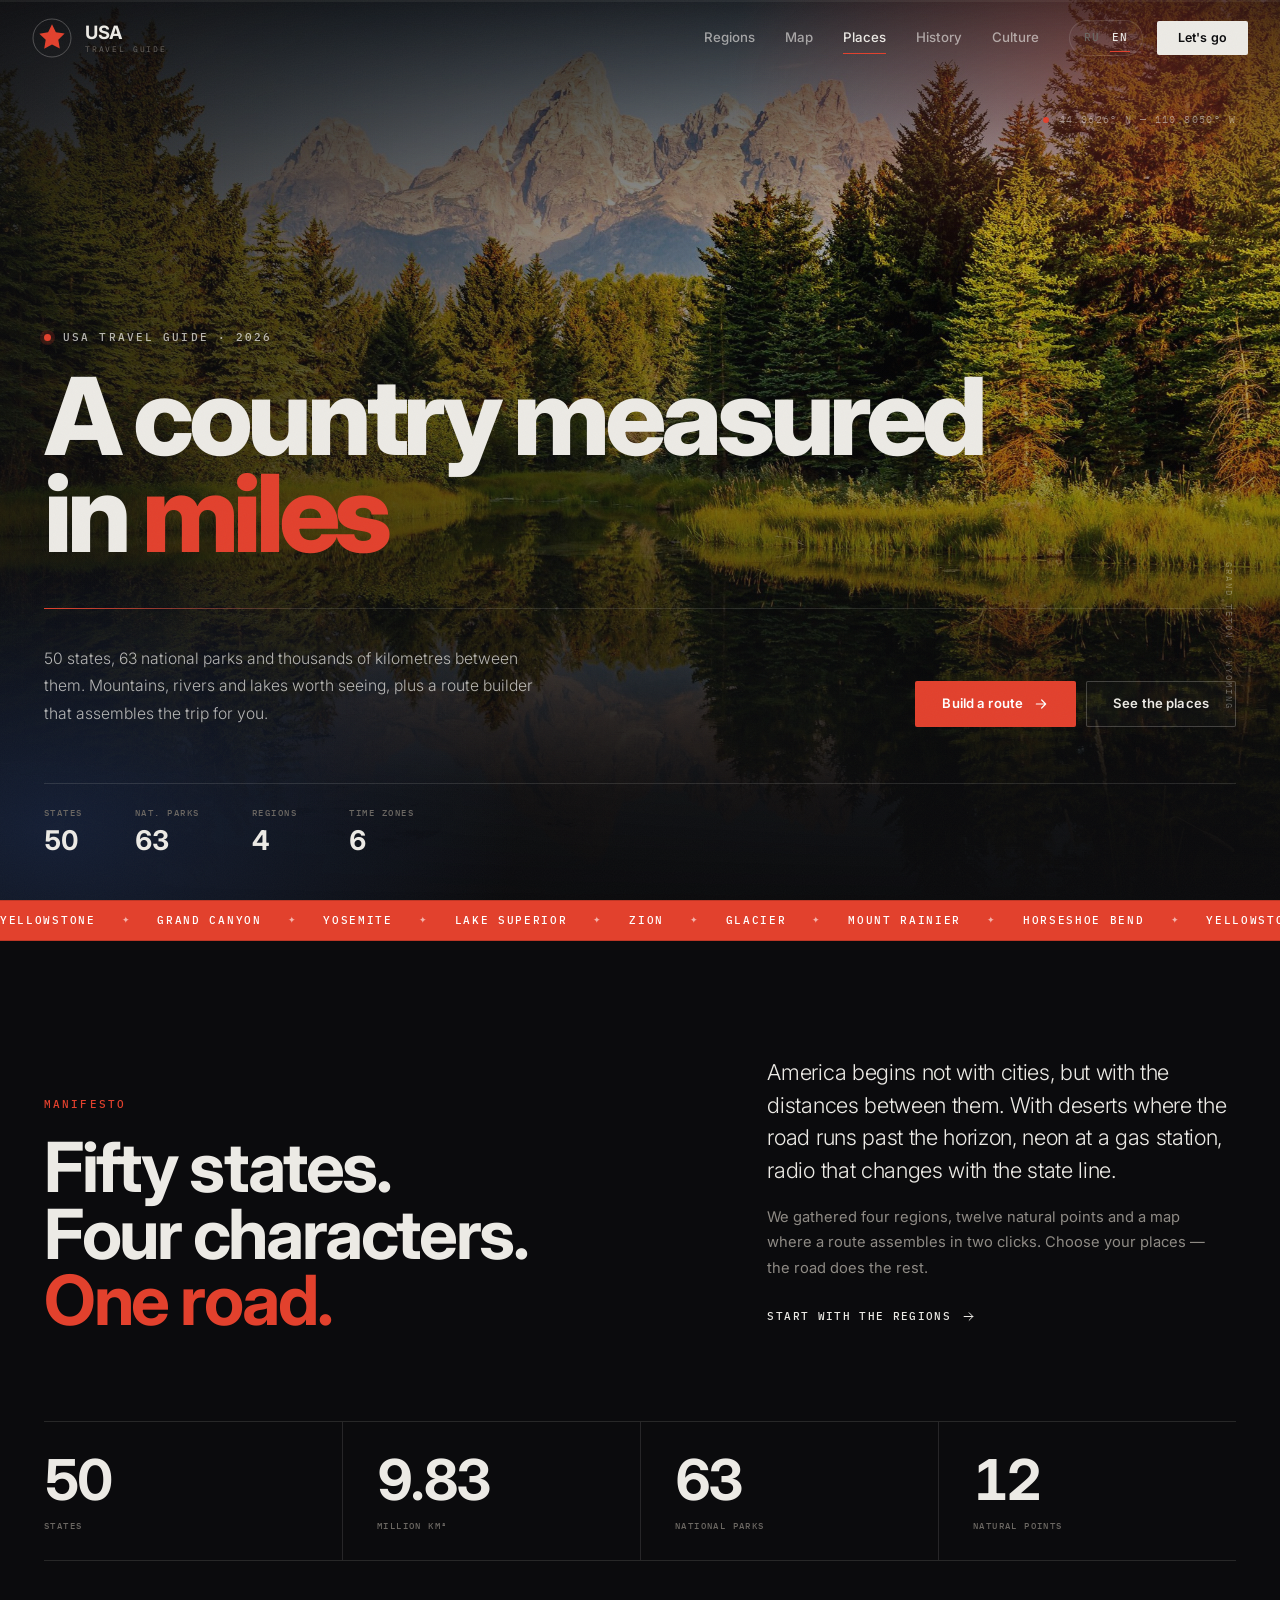
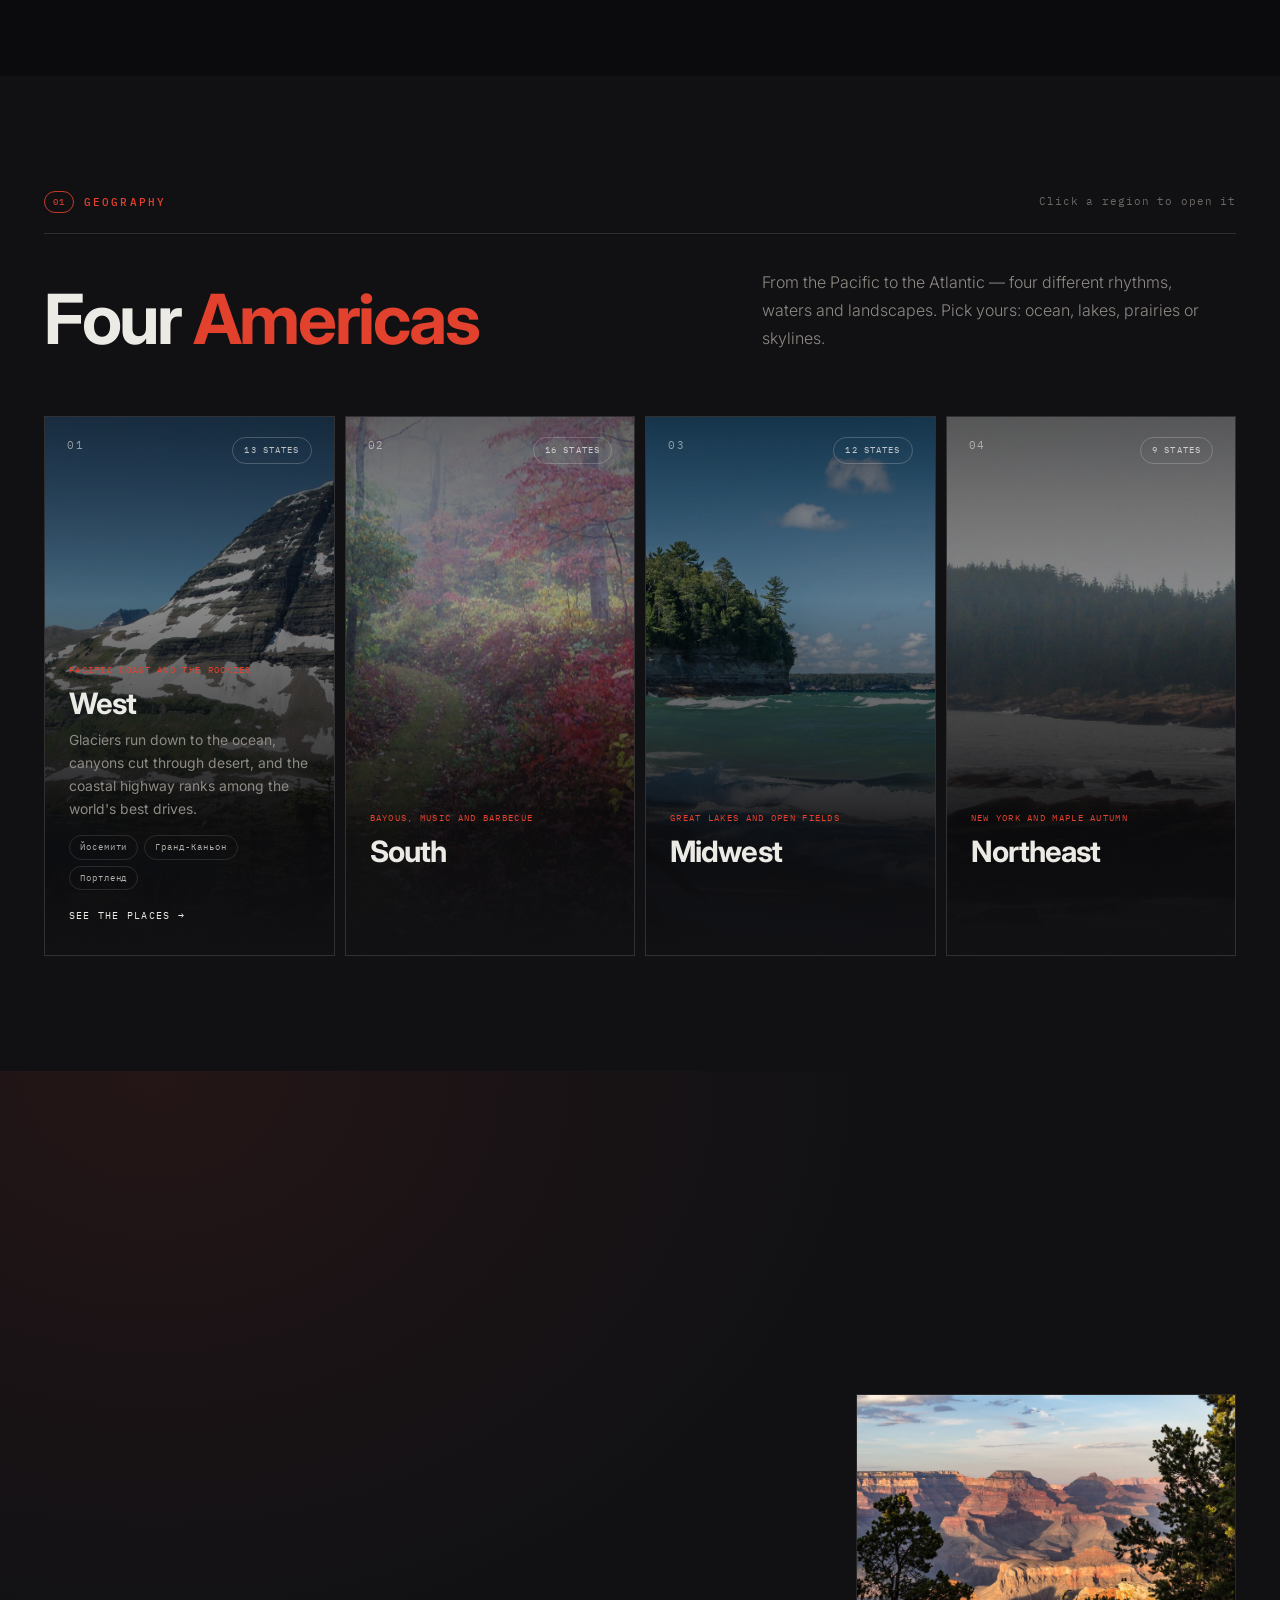
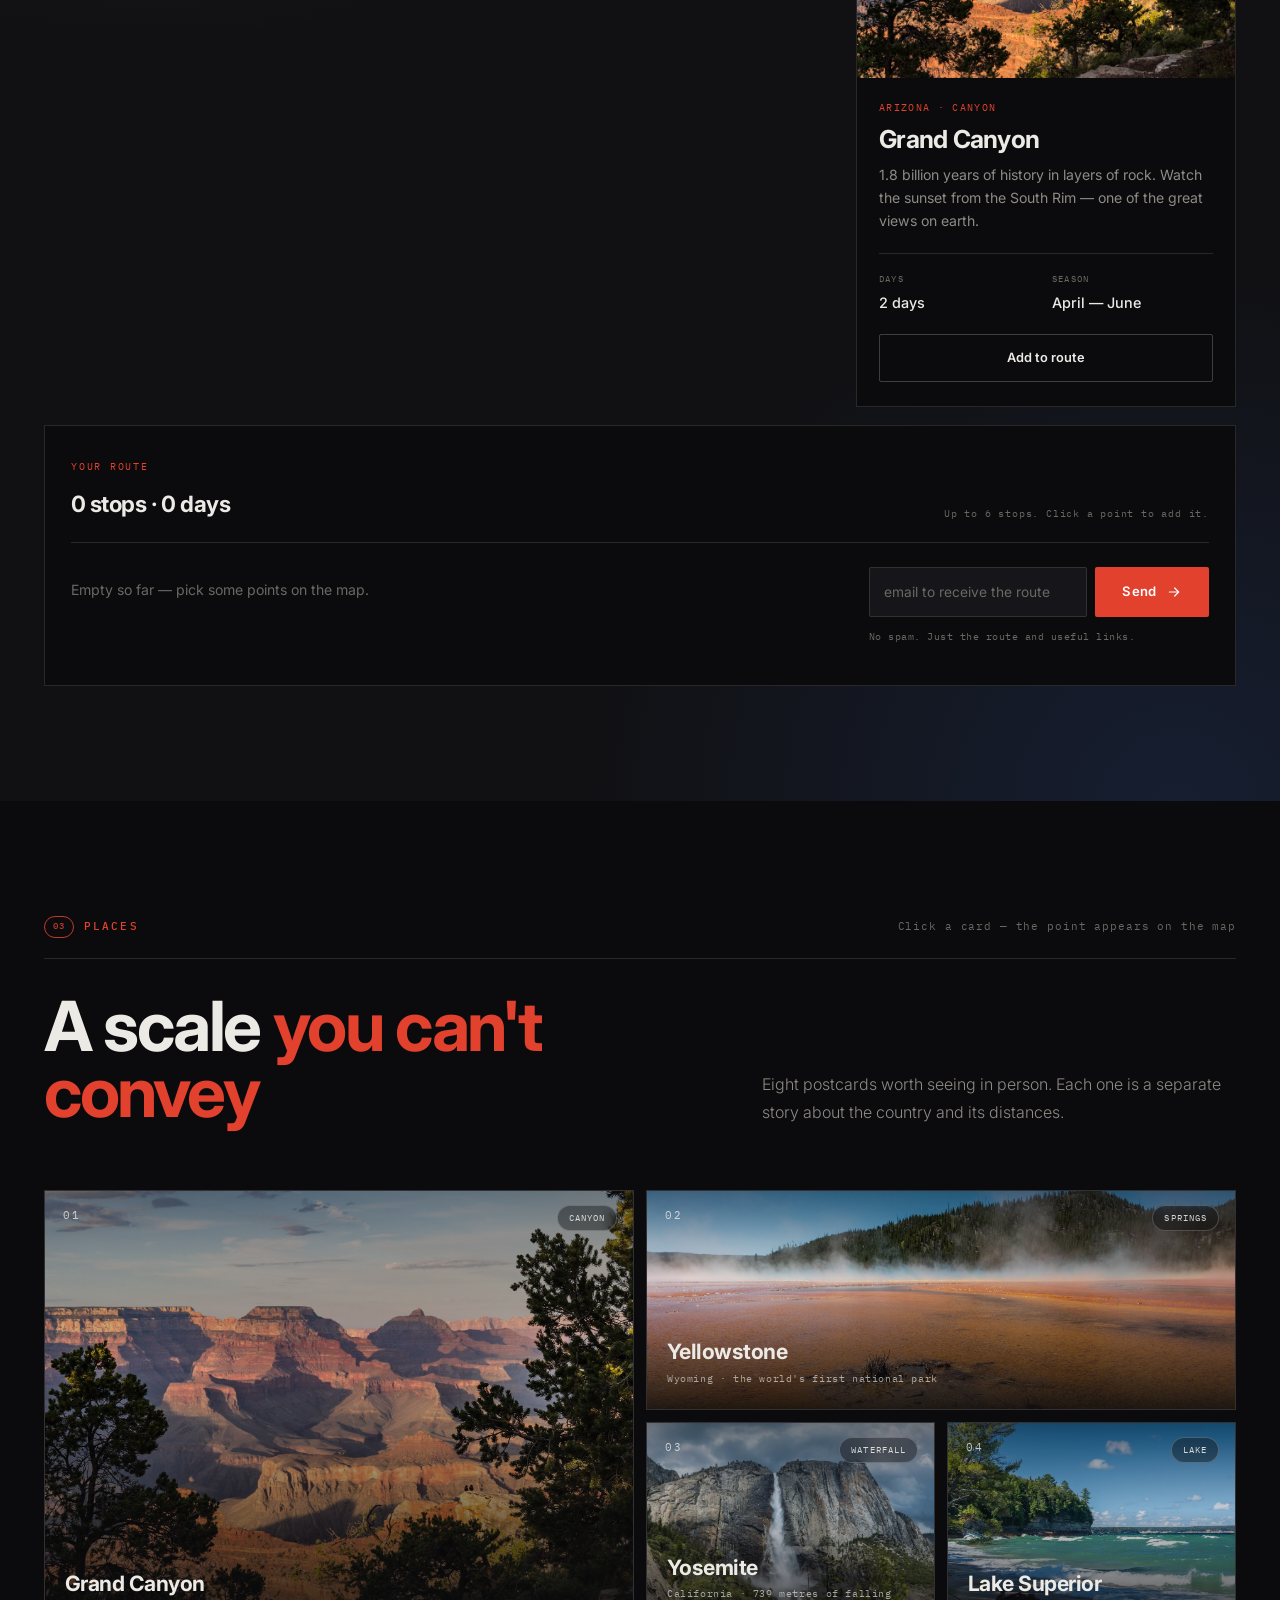
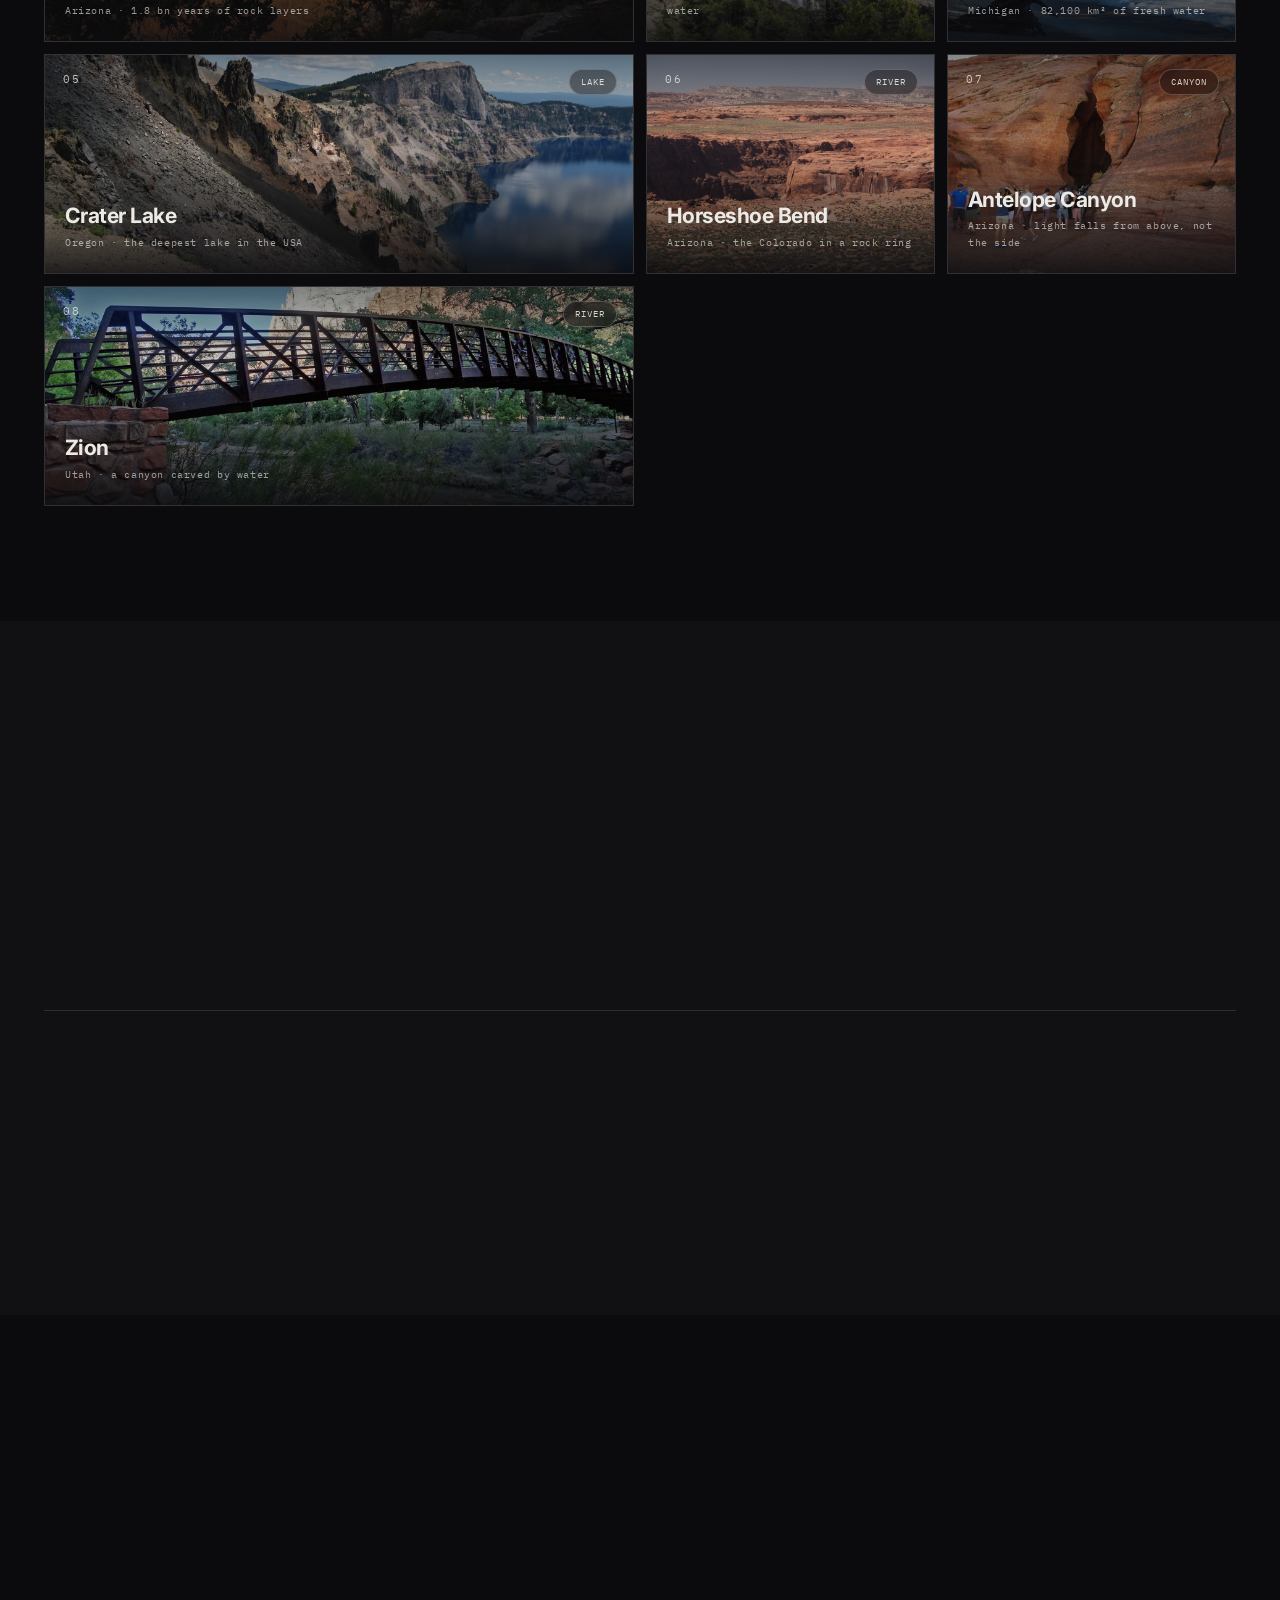
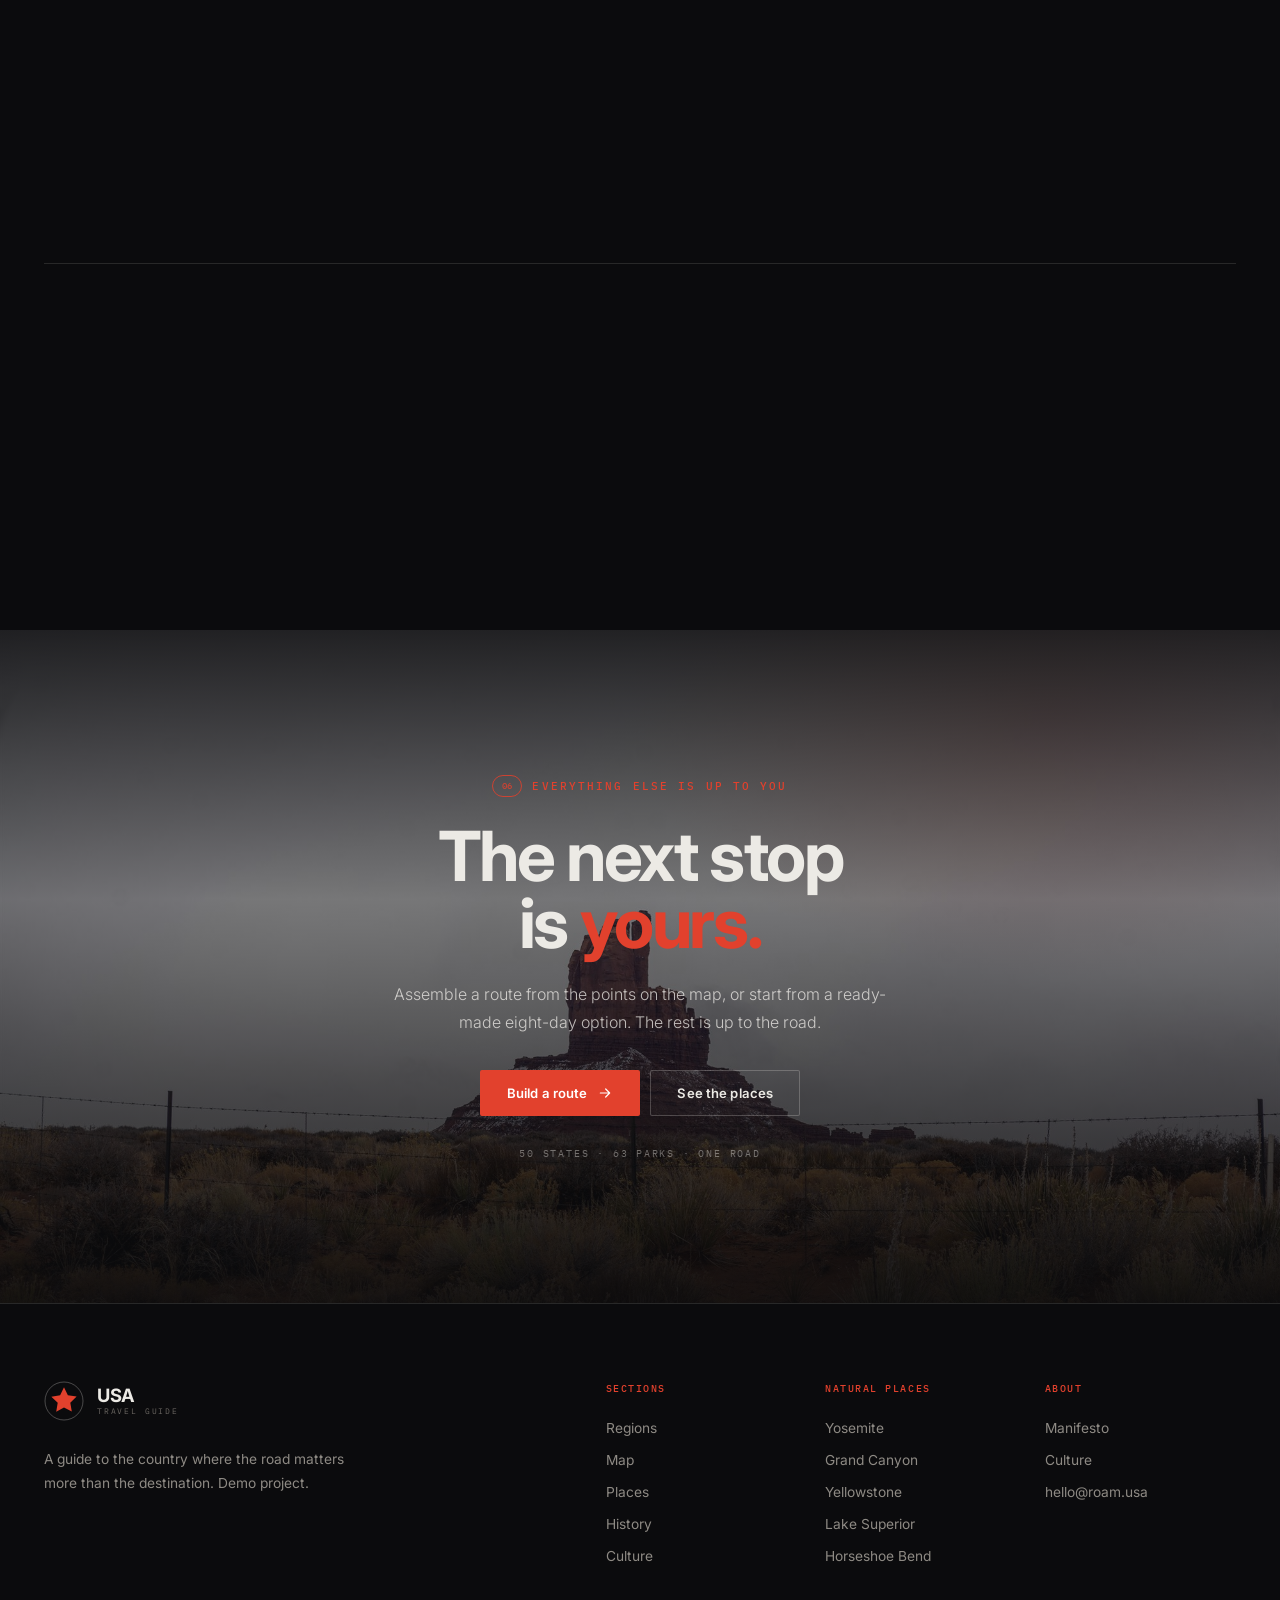
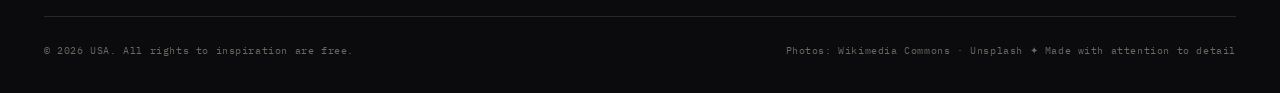
<file: USA/index.html>
<!doctype html>
<html lang="ru">
<head>
  <meta charset="utf-8">
  <meta name="viewport" content="width=device-width, initial-scale=1">
  <title>USA — путеводитель по стране дорог</title>
  <meta name="description" content="Страна, которая измеряется милями: 50 штатов, 63 национальных парка, горы, реки и озёра. Конструктор маршрута по США.">
  <meta name="theme-color" content="#0B0B0D">
  <meta property="og:title" content="USA — путеводитель по стране дорог">
  <meta property="og:description" content="50 штатов, 63 национальных парка и конструктор маршрута. Соберите своё путешествие по США.">
  <meta property="og:type" content="website">
  <link rel="icon" href="data:image/svg+xml,%3Csvg xmlns='http://www.w3.org/2000/svg' viewBox='0 0 40 40'%3E%3Ccircle cx='20' cy='20' r='19' fill='%230B0B0D'/%3E%3Cpath d='M20 6l3.9 8.1 8.9 1.3-6.4 6.3 1.5 8.9L20 26.5l-7.9 4.1 1.5-8.9-6.4-6.3 8.9-1.3z' fill='%23E2412D'/%3E%3C/svg%3E">
  <link rel="preconnect" href="https://fonts.googleapis.com">
  <link rel="preconnect" href="https://fonts.gstatic.com" crossorigin>
  <link href="https://fonts.googleapis.com/css2?family=IBM+Plex+Mono:wght@400;500&family=Inter:wght@300;400;500;600;700;800&display=swap" rel="stylesheet">
  <link rel="stylesheet" href="styles.css">
  <script>document.documentElement.classList.add("js");</script>
</head>
<body>
  <a class="skip-link" href="#main" data-i18n="a11y.skip">Перейти к содержанию</a>
  <div class="scroll-progress" aria-hidden="true"><span id="progressBar"></span></div>
  <div class="page-grid" aria-hidden="true"></div>

  <header class="nav" id="nav">
    <div class="nav__inner">
      <a class="brand" href="#top" aria-label="USA — на главную" data-i18n-aria="a11y.home">
        <span class="brand__badge" aria-hidden="true">
          <svg viewBox="0 0 40 40">
            <circle cx="20" cy="20" r="19" fill="none" stroke="currentColor" stroke-opacity=".28"/>
            <path d="M20 6.2l3.86 8.06 8.78 1.28-6.35 6.22 1.5 8.79L20 26.6l-7.79 4.05 1.5-8.79-6.35-6.22 8.78-1.28z" fill="#E2412D"/>
          </svg>
        </span>
        <span class="brand__text">
          <strong>USA</strong>
          <em data-i18n="nav.tagline">Путеводитель</em>
        </span>
      </a>

      <nav class="nav__links" id="navLinks" aria-label="Основная навигация">
        <a href="#regions" data-i18n="nav.regions">Регионы</a>
        <a href="#map" data-i18n="nav.map">Карта</a>
        <a href="#places" data-i18n="nav.places">Места</a>
        <a href="#history" data-i18n="nav.history">История</a>
        <a href="#culture" data-i18n="nav.culture">Культура</a>
      </nav>

      <div class="nav__right">
        <div class="lang" role="group" aria-label="Language / Язык">
          <button type="button" class="lang__btn is-active" data-lang="ru" aria-pressed="true">RU</button>
          <button type="button" class="lang__btn" data-lang="en" aria-pressed="false">EN</button>
        </div>
        <a class="btn btn--pill" href="#map" data-i18n="nav.cta">В путь</a>
        <button class="nav__burger" id="burger" type="button" aria-label="Меню" aria-expanded="false" aria-controls="navLinks" data-i18n-aria="a11y.menu">
          <span></span><span></span>
        </button>
      </div>
    </div>
  </header>

  <main id="main">
    <!-- ================= HERO ================= -->
    <section class="hero" id="top">
      <div class="hero__media" aria-hidden="true">
        <img src="assets/hero.jpg" alt="" fetchpriority="high">
      </div>
      <div class="hero__veil" aria-hidden="true"></div>
      <div class="hero__glow" aria-hidden="true"></div>

      <div class="container hero__inner">
        <p class="hero__eyebrow" data-reveal>
          <span class="dot" aria-hidden="true"></span>
          <span data-i18n="hero.eyebrow">Путеводитель по США · 2026</span>
        </p>

        <h1 class="hero__title" data-reveal style="--delay:.06s" data-i18n-html="hero.title">
          Страна, которая<br>измеряется <em>милями</em>
        </h1>

        <div class="hero__rule" data-reveal style="--delay:.1s" aria-hidden="true"></div>

        <div class="hero__row">
          <p class="hero__lead" data-reveal style="--delay:.14s" data-i18n="hero.lead">
            50 штатов, 63 национальных парка и тысячи километров между ними.
            Горы, реки и озёра — места, которые стоит увидеть, и конструктор
            маршрута, который соберёт поездку за вас.
          </p>
          <div class="hero__actions" data-reveal style="--delay:.18s">
            <a class="btn btn--primary" href="#map">
              <span data-i18n="hero.btn1">Собрать маршрут</span>
              <svg viewBox="0 0 24 24" aria-hidden="true"><path d="M5 12h14M13 6l6 6-6 6"/></svg>
            </a>
            <a class="btn btn--outline" href="#places" data-i18n="hero.btn2">Смотреть места</a>
          </div>
        </div>

        <dl class="hero__stats" data-reveal style="--delay:.24s">
          <div><dt data-i18n="hero.stat1">Штатов</dt><dd>50</dd></div>
          <div><dt data-i18n="hero.stat2">Нац. парков</dt><dd>63</dd></div>
          <div><dt data-i18n="hero.stat3">Регионов</dt><dd>4</dd></div>
          <div><dt data-i18n="hero.stat4">Часовых поясов</dt><dd>6</dd></div>
        </dl>
      </div>

      <span class="hero__coords" aria-hidden="true">
        <i></i><span data-i18n="hero.coords">44.0626° N — 110.8050° W</span>
      </span>
      <span class="hero__rail" aria-hidden="true" data-i18n="hero.rail">Grand Teton · Wyoming</span>
    </section>

    <!-- ================= TICKER ================= -->
    <div class="ticker" aria-hidden="true">
      <div class="ticker__track">
        <div class="ticker__group">
          <span data-i18n="t.1">Йеллоустоун</span><i>✦</i><span data-i18n="t.2">Гранд-Каньон</span><i>✦</i><span data-i18n="t.3">Йосемити</span><i>✦</i>
          <span data-i18n="t.4">Верхнее озеро</span><i>✦</i><span data-i18n="t.5">Зион</span><i>✦</i><span data-i18n="t.6">Глейсиер</span><i>✦</i>
          <span data-i18n="t.7">Маунт-Рейниер</span><i>✦</i><span data-i18n="t.8">Подкова-Бенд</span><i>✦</i>
        </div>
        <div class="ticker__group">
          <span data-i18n="t.1">Йеллоустоун</span><i>✦</i><span data-i18n="t.2">Гранд-Каньон</span><i>✦</i><span data-i18n="t.3">Йосемити</span><i>✦</i>
          <span data-i18n="t.4">Верхнее озеро</span><i>✦</i><span data-i18n="t.5">Зион</span><i>✦</i><span data-i18n="t.6">Глейсиер</span><i>✦</i>
          <span data-i18n="t.7">Маунт-Рейниер</span><i>✦</i><span data-i18n="t.8">Подкова-Бенд</span><i>✦</i>
        </div>
      </div>
    </div>

    <!-- ================= MANIFESTO ================= -->
    <section class="section manifesto" id="manifesto">
      <div class="container">
        <div class="manifesto__grid">
          <div class="manifesto__head" data-reveal>
            <span class="kicker" data-i18n="manifesto.kicker">Манифест</span>
            <h2 class="display" data-i18n-html="manifesto.title">
              Пятьдесят штатов.<br>Четыре характера.<br><em>Одна дорога.</em>
            </h2>
          </div>
          <div class="manifesto__text" data-reveal style="--delay:.08s">
            <p class="manifesto__lead" data-i18n="manifesto.lead">
              Америка начинается не с городов, а с расстояний между ними.
              С пустыни, где дорога уходит за горизонт, с неона на заправке,
              с радио, которое меняется вместе со штатом.
            </p>
            <p data-i18n="manifesto.body">
              Мы собрали четыре региона, двенадцать природных точек и карту,
              на которой маршрут собирается в два клика. Выбирайте свои места —
              остальное сделает дорога.
            </p>
            <a class="link-arrow" href="#regions">
              <span data-i18n="manifesto.cta">Начать с регионов</span>
              <svg viewBox="0 0 24 24" aria-hidden="true"><path d="M5 12h14M13 6l6 6-6 6"/></svg>
            </a>
          </div>
        </div>

        <dl class="stats" data-reveal>
          <div class="stat"><dd class="stat__num" data-count="50">0</dd><dt class="stat__label" data-i18n="stats.states">штатов</dt></div>
          <div class="stat"><dd class="stat__num" data-count="9.83" data-decimals="2">0</dd><dt class="stat__label" data-i18n="stats.area">млн км²</dt></div>
          <div class="stat"><dd class="stat__num" data-count="63">0</dd><dt class="stat__label" data-i18n="stats.parks">национальных парка</dt></div>
          <div class="stat"><dd class="stat__num" data-count="12">0</dd><dt class="stat__label" data-i18n="stats.places">природных точек</dt></div>
        </dl>
      </div>
    </section>

    <!-- ================= REGIONS ================= -->
    <section class="section regions" id="regions">
      <div class="container">
        <header class="section-head">
          <div class="section-head__top" data-reveal>
            <span class="kicker"><i>01</i> <span data-i18n="regions.kicker">География</span></span>
            <p class="section-head__note" data-i18n="regions.note">Нажмите на регион, чтобы открыть</p>
          </div>
          <div class="section-head__row" data-reveal style="--delay:.06s">
            <h2 class="display" data-i18n-html="regions.title">Четыре <em>Америки</em></h2>
            <p class="section-head__lead" data-i18n="regions.lead">
              От Тихого океана до Атлантики — четыре разных ритма, воды и пейзажа.
              Выберите свой: океан, озёра, прерии или небоскрёбы.
            </p>
          </div>
        </header>

        <div class="regions__acc" id="regionsAcc" data-reveal>
          <article class="region is-active" data-region="west">
            <div class="region__bg"><img src="assets/glacier.jpg" alt="Горное озеро в национальном парке Глейсиер, Монтана" loading="lazy"></div>
            <span class="region__shade" aria-hidden="true"></span>
            <span class="region__index" aria-hidden="true">01</span>
            <span class="region__count" data-i18n="regions.west.count">13 штатов</span>
            <div class="region__content" id="region-west">
              <span class="region__eyebrow" data-i18n="regions.west.eyebrow">Тихоокеанский берег и Скалистые горы</span>
              <h3 data-i18n="regions.west.name">Запад</h3>
              <p data-i18n="regions.west.text">Ледники спускаются к океану, каньоны прорезают пустыню, а дорога вдоль побережья входит в списки лучших в мире.</p>
              <ul class="region__tags"><li>Йосемити</li><li>Гранд-Каньон</li><li>Портленд</li></ul>
              <a class="region__link" href="#map"><span data-i18n="regions.link">Смотреть места</span> <span aria-hidden="true">→</span></a>
            </div>
            <button class="region__toggle" type="button" aria-expanded="true" aria-controls="region-west"><span class="sr-only" data-i18n="regions.west.sr">Открыть регион Запад</span></button>
          </article>

          <article class="region" data-region="south">
            <div class="region__bg"><img src="assets/smoky.jpg" alt="Осеньние леса Великих Дымчатых гор, Теннесси" loading="lazy"></div>
            <span class="region__shade" aria-hidden="true"></span>
            <span class="region__index" aria-hidden="true">02</span>
            <span class="region__count" data-i18n="regions.south.count">16 штатов</span>
            <div class="region__content" id="region-south">
              <span class="region__eyebrow" data-i18n="regions.south.eyebrow">Болота, музыка и барбекю</span>
              <h3 data-i18n="regions.south.name">Юг</h3>
              <p data-i18n="regions.south.text">Медленный ритм Нового Орлеана, ар-деко Майами и пряная кухня, которую ни с чем не спутать. Здесь вечер начинается днём.</p>
              <ul class="region__tags"><li>Новый Орлеан</li><li>Майами</li><li>Остин</li></ul>
              <a class="region__link" href="#map"><span data-i18n="regions.link">Смотреть места</span> <span aria-hidden="true">→</span></a>
            </div>
            <button class="region__toggle" type="button" aria-expanded="false" aria-controls="region-south"><span class="sr-only" data-i18n="regions.south.sr">Открыть регион Юг</span></button>
          </article>

          <article class="region" data-region="midwest">
            <div class="region__bg"><img src="assets/superior.jpg" alt="Зелёная вода и скалы на берегу Верхнего озера" loading="lazy"></div>
            <span class="region__shade" aria-hidden="true"></span>
            <span class="region__index" aria-hidden="true">03</span>
            <span class="region__count" data-i18n="regions.midwest.count">12 штатов</span>
            <div class="region__content" id="region-midwest">
              <span class="region__eyebrow" data-i18n="regions.midwest.eyebrow">Великие озёра и поля</span>
              <h3 data-i18n="regions.midwest.name">Средний Запад</h3>
              <p data-i18n="regions.midwest.text">Поля до горизонта, архитектура Чикаго и озеро, которое больше похоже на море. Самая спокойная и самая недооценённая Америка.</p>
              <ul class="region__tags"><li>Чикаго</li><li>Детройт</li><li>Миннеаполис</li></ul>
              <a class="region__link" href="#map"><span data-i18n="regions.link">Смотреть места</span> <span aria-hidden="true">→</span></a>
            </div>
            <button class="region__toggle" type="button" aria-expanded="false" aria-controls="region-midwest"><span class="sr-only" data-i18n="regions.midwest.sr">Открыть регион Средний Запад</span></button>
          </article>

          <article class="region" data-region="northeast">
            <div class="region__bg"><img src="assets/acadia.jpg" alt="Скалистый берег и хвойный лес в Акадии, Мэн" loading="lazy"></div>
            <span class="region__shade" aria-hidden="true"></span>
            <span class="region__index" aria-hidden="true">04</span>
            <span class="region__count" data-i18n="regions.northeast.count">9 штатов</span>
            <div class="region__content" id="region-northeast">
              <span class="region__eyebrow" data-i18n="regions.northeast.eyebrow">Нью-Йорк и кленовая осень</span>
              <h3 data-i18n="regions.northeast.name">Северо-Восток</h3>
              <p data-i18n="regions.northeast.text">Нью-Йорк, Бостон и осень Новой Англии. Кирпичные кварталы, университеты и океан в двух шагах — самая европейская часть страны.</p>
              <ul class="region__tags"><li>Нью-Йорк</li><li>Бостон</li><li>Филадельфия</li></ul>
              <a class="region__link" href="#map"><span data-i18n="regions.link">Смотреть места</span> <span aria-hidden="true">→</span></a>
            </div>
            <button class="region__toggle" type="button" aria-expanded="false" aria-controls="region-northeast"><span class="sr-only" data-i18n="regions.northeast.sr">Открыть регион Северо-Восток</span></button>
          </article>
        </div>
      </div>
    </section>

    <!-- ================= MAP / ROUTE BUILDER ================= -->
    <section class="section section--map" id="map">
      <div class="container">
        <header class="section-head">
          <div class="section-head__top" data-reveal>
            <span class="kicker"><i>02</i> <span data-i18n="map.kicker">Конструктор</span></span>
            <p class="section-head__note" data-i18n="map.note">Максимум 6 остановок</p>
          </div>
          <div class="section-head__row" data-reveal style="--delay:.06s">
            <h2 class="display" data-i18n-html="map.title">Соберите <em>свой</em> маршрут</h2>
            <p class="section-head__lead" data-i18n="map.lead">
              Нажмите на точку на карте — мы посчитаем дни и соберём основу поездки.
              Остановки можно менять в любом порядке.
            </p>
          </div>
        </header>

        <div class="map-layout">
          <div class="map-stage" data-reveal>
            <div class="map-stage__bar">
              <span>USA / 50 STATES</span>
              <span data-i18n="map.hint">Нажмите на точку</span>
            </div>
            <div class="map-frame">
              <div class="map-canvas" id="mapCanvas">
                <svg class="us-svg" viewBox="0 0 959 593" xmlns="http://www.w3.org/2000/svg" role="img" aria-labelledby="usMapTitle" preserveAspectRatio="xMidYMid meet">
  <g class="us-states">
    <path class="st st--south" data-state="al" d="m 643,467.4 .4,-7.3 -.9,-1.2 -1.7,-.7 -2.5,-2.8 .5,-2.9 48.8,-5.1 -.7,-2.2 -1.5,-1.5 -.5,-1.4 .6,-6.3 -2.4,-5.7 .5,-2.6 .3,-3.7 2.2,-3.8 -.2,-1.1 -1.7,-1 v -3.2 l -1.8,-1.9 -2.9,-6.1 -12.9,-45.8 -45.7,4 1.3,2 -1.3,67 4.4,33.2 .9,-.5 1.3,.1 .6,.4 .8,-.1 2,-3.8 v -2.3 l 1.1,-1.1 1.4,.5 3.4,6.4 v .9 l -3.3,2.2 3.5,-.4 4.9,-1.6 z"/>
    <path class="st st--west" data-state="ak" d="m 15.8,572 h 2.4 l .7,.7 -1,1.2 -1.9,.2 -2.5,1.3 -3.7,-.1 2.2,-.9 .3,-1.1 2.5,-.3 z m 8.3,-1.7 1.3,.5 h .9 l .5,1.2 .3,-.6 .9,.2 1.1,1.5 0,.5 -4.2,1.9 -2.4,-.1 -1,-.5 -1.1,.7 -2,0 -1.1,-1.4 4.7,-.5 z m 5.4,-.1 1,.1 .7,.7 v 1 l -1.3,.1 -.9,-1.1 z m 2.5,.3 1.3,-.1 -.1,1 -1.1,.6 z m .3,2.2 3.4,-.1 .2,1.1 -1.3,.1 -.3,-.5 -.8,.6 -.4,-.6 -.9,-.2 z m 166.3,7.6 2.1,.1 -1,1.9 -1.1,-.1 -.4,-.8 .5,-1.3 m -1.1,-2.9 .6,-1.3 -.2,-2.3 2.4,-.5 4.5,4.4 1.3,3.4 1.9,1.6 .3,5.1 -1.4,0 -1.3,-2.3 -3.1,-2.4 h -.6 l 1.1,2.8 1.7,.2 .2,2.1 -.9,.1 -4.1,-4.4 -.1,-.9 1.9,-1 0,-1 -.5,-.8 -1.6,-.6 -1.7,-1.3 1.4,.1 .5,-.4 -.6,-.9 -.6,.5 z m -3.6,-9.1 1.3,.1 2.4,2.5 -.2,.8 -.8,-.1 -.1,1.8 .5,.5 0,1.5 -.8,.3 -.4,1.2 -.8,-.4 -.4,-2.2 1.1,-1.4 -2.1,-2.2 .1,-1.2 z m 1.5,-1.5 1.9,.2 2.5,.1 3.4,3.2 -.2,.5 -1.1,.6 -1.1,-.2 -.1,-.7 -1.2,-1.6 -.3,.7 1,1.3 -.2,1.2 -.8,-.1 -1.3,.2 -.1,-1.7 -2.6,-2.8 z m -12.7,-8.9 .9,-.4 h 1.6 l .7,-.5 4.1,2.2 .1,1.5 -.5,.5 h -.8 l -1.4,-.7 1.1,1.3 1.8,0 .5,2 -.9,0 -2.2,-1.5 -1.1,-.2 .6,1.3 .1,.9 .8,-.6 1.7,1.2 1.3,-.1 -.2,.8 1.9,4.3 0,3.4 .4,2.1 -.8,.3 -1.2,-2 -.5,-1.5 -1.6,-1.6 -.2,-2.7 -.6,-1.7 h -.7 l .3,1.1 0,.5 -1.4,1 .1,-3.3 -1.6,-1.6 -1.3,-2.3 -1.2,-1.2 z m 7.2,-2.3 1.1,1.8 2.4,-.1 1,2.1 -.6,.6 2,3.2 v 1.3 l -1.2,.8 v .7 l -2,1.9 -.5,-1.4 -.1,-1.3 .6,-.7 v -1.1 l -1.5,-1.9 -.5,-3.7 -.9,-1.5 z m -56.7,-18.3 -4,4.1 v 1.6 l 2.1,-.8 .8,-1.9 2.2,-2.4 z m -31.6,16.6 0,.6 1.8,1.2 .2,-1.4 .6,.9 3.5,.1 .7,-.6 .2,-1.8 -.5,-.7 -1.4,0 0,-.8 .4,-.6 v -.4 l -1.5,-.3 -3.3,3.6 z m -8.1,6.2 1.5,5.8 h 2.1 l 2.4,-2.5 .3,1.2 6.3,-4 .7,-1 -1,-1.1 v -.7 l .5,-1.3 -.9,-.1 -2,1 0,-1.2 -2.7,-.6 -2.4,.3 -.2,3.4 -.8,-2 -1.5,-.1 -1,.6 z m -2.2,8.2 .1,-.7 2.1,-1.3 .6,.3 1.3,.2 1.3,1.2 -2.2,-.2 -.4,-.6 -1,.6 z m -5.2,3.3 -1.1,.8 1.5,1.4 .8,-.7 -.1,-1.3 z m -6.3,-7.9 1.4,.1 .4,.6 -1.8,.1 z m -13.9,11.9 v .5 l .7,.1 -.1,-.6 z m -.4,-3.2 -1,1 v .5 l .7,1.1 1,-1 -.7,-.1 z m -2,-.8 -.3,1 -1.3,.1 -.4,.2 0,1.3 -.5,.9 .6,0 .7,-.9 .8,-.1 .9,-1 .2,-1.3 z m -4.4,-2 -.2,1.8 1.4,.8 1.2,-.6 0,-1 1.7,-.3 -.1,-.6 -.9,-.2 -.7,.6 -.9,-.5 z m -4.9,-.1 1,.7 -.3,1.2 -1.4,-1.1 z m -4.2,1.3 1.4,.1 -.7,.8 z m -3.5,3 1.8,1.1 -1.7,.1 z m -25.4,-31.2 1.2,.6 -.8,.6 z m -.7,-6.3 .4,1.2 .8,-1.2 z m 24.3,-19.3 1.5,-.1 .9,.4 1.1,-.5 1.3,-.1 1.6,.8 .8,1.9 -.1,.9 -1.2,2 -2.4,-.2 -2.1,-1.8 -1,-.4 -1.1,-2 z m -21.1,-14.4 .1,1.9 2,2 v .5 l -.8,-.2 -1.7,-.8 -.3,-1.1 -.3,-1.6 z m 18.3,-23.3 v 1.2 l 1.9,1.8 h 2.3 l .6,1.1 v 1.6 l 2.1,1.9 1.8,1.2 -.1,.7 -.7,1.1 -1.4,-1.2 -2.1,.1 -.8,-.8 -.9,-2.1 -1.5,-2.2 -2.6,-.1 -1,-.7 1,-2.1 z m 16.8,-4.5 1,0 .1,1.1 h -1 z m 16.2,19.7 .9,.1 0,1.2 -1.7,-.5 z m 127.8,77.7 -1.2,.4 -.1,1.1 h 1.2 z m -157.6,-4.5 -1.3,-.4 -4.1,.6 -2.8,1.4 -.1,1.9 1.9,.7 1.5,-.9 1.7,-.1 4.7,1.4 .1,-1.3 -1.6,-1.1 z m 2.1,2.3 -.4,-1.4 1.2,.2 .1,1.4 1.8,0 .4,-2.5 .3,2.4 2.5,-.1 3.2,-3.3 .8,.1 -.7,1.3 1.4,.9 4.2,-.2 2.6,-1.2 1.4,-.1 .3,1.5 .6,-.5 .4,-1.4 5.9,.2 1.9,-1.6 -1.3,-1.1 .6,-1.2 2.6,.2 -.2,-1.2 2.5,.2 .7,-1.1 1.1,.2 4.6,-1.9 .2,-1.7 5.6,-2.4 2,-1.9 1.2,-.6 1.3,.8 2.3,-.9 1.1,-1.9 .5,-1.3 1.7,-.9 1.5,-.7 .4,-1.4 -1.1,-1.7 -2.2,-.2 -.2,-1.3 .8,-1.6 1.4,-.2 1.3,-1.5 1.9,-.1 3.4,-3.2 .4,-1.4 1.5,-2.3 3.8,-4.1 2.5,-.9 1.9,-.9 2.1,.8 1.4,2.6 -1.5,0 -1.4,-1.5 -3,2 -1.7,.1 -.2,3.1 -3.1,4.9 .6,2 2.3,0 -.6,1 -1.4,.1 -2.4,1.8 0,.9 1.9,1 3.4,-.6 1.4,-1.7 1.4,.1 3,-1.7 .5,-2.3 1.6,-.1 6.3,.8 1,-1.1 1,-4.5 -1.6,1.1 .6,-2.2 -1.6,-1.4 .8,-1.5 .1,1.5 3.4,0 .7,-1 1.6,-.1 -.3,1.7 1.9,.1 -1.9,1.3 4.1,1.1 -3.5,.4 -1.3,1.2 .9,1.4 4.6,-1.7 2.3,1.7 .7,-.9 .6,1.4 4,2.3 h 2.9 l 3.9,-.5 4.3,1.1 2,1.9 4.5,.4 1.8,-1.5 .8,2.4 -1.8,.7 1.2,1.2 7.4,3.8 1.4,2.5 5.4,4.1 3.3,-2 -.6,-2.2 -3.5,-2 3.1,1.2 .5,-.7 .9,1.3 0,2.7 2.1,-.6 2.1,1.8 -2.5,-9.8 1.2,1.3 1.4,6 2.2,2.5 2.4,-.4 1.8,3.5 h .9 l .6,5.6 3.4,.5 1.6,2.2 1.8,1.1 .4,2.8 -1.8,2.6 2.9,1.6 1.2,-2.4 -.2,3.1 -.8,.9 1.4,1.7 .7,-2.4 -.2,-1.2 .8,.2 .6,2.3 -1,1.4 .6,2.6 .5,.4 .3,-1.6 .7,.6 -.3,2 1.2,.2 -.4,.9 1.7,-.1 0,-1 h -1 l .1,-1.7 -.8,-.6 1.7,-.3 .5,-.8 0,-1.6 .5,1.3 -.6,1.8 1.2,3.9 1.8,.1 2.2,-4.2 .1,-1.9 -1.3,-4 -.1,-1.2 .5,-1.2 -.7,-.7 -1.7,.1 -2.5,-2 -1.7,0 -2,-1.4 -1.5,0 -.5,-1.6 -1.4,-.3 -.2,-1.5 -1,-.5 .1,-1.7 -5.1,-7.4 -1.8,-1.5 v -1.2 l -4.3,-3.5 -.7,-1.1 -1.6,-2 -1.9,-.6 0,-2.2 -1.2,-1.3 -1.7,-.7 -2.1,1.3 -1.6,2.1 -.4,2.4 -1.5,.1 -2.5,2.7 -.8,-.3 v -2.5 l -2.4,-2.2 -2.3,-2 -.5,-2 -2.5,-1.3 .2,-2.2 -2.8,-.1 -.7,1.1 -1.2,0 -.7,-.7 -1.2,.8 -1.8,-1.2 0,-85.8 -6.9,-4.1 -1.8,-.5 -2.2,1.1 -2.2,.1 -2.3,-1.6 -4.3,-.6 -5.8,-3.6 -5.7,-.4 -2,.5 -.2,-1.8 -1.8,-.7 1.1,-1 -.2,-.9 -3.2,-1.1 h -2.4 l -.4,.4 -.9,-.6 .1,-2.6 -.8,-.9 -2.5,2.9 -.8,-.1 v -.8 l 1.7,-.8 v -.8 l -1.9,-2.4 -1.1,-.1 -4.5,3.1 h -3.9 l .4,-.9 -1.8,-.1 -5.2,3.4 -1.8,0 -.6,-.8 -2.7,1.5 -3.6,3.7 -2.8,2.7 -1.5,1.2  -2.6,.1 -2.2,-.4 -2.3,-1.3 v 0 l -2.8,3.9 -.1,2.4 2.6,2.4 2.1,4.5 .2,5.3 2.9,2 3.4,.4 .7,.8 -1.5,2.3 .7,2.7 -1.7,-2.6 v -2.4 l -1.5,-.3 .1,1.2 .7,2.1 2.9,3.7 h -1.4 l -2.2,1.1 -6.2,-2.5 -.1,-2 1.4,-1.3 0,-1.4 -2.1,-.5 -2.3,.2 -4.8,.2 1.5,2.3 -1.9,-1.8 -8.4,1.2 -.8,1.5 4.9,4.7 -.8,1.4 -.3,2 -.7,.8 -.1,1.9 4.4,3.6 4.1,.2 4.6,1.9 h 2 l .8,-.6 3.8,.1 .1,-.8 1.2,1.1 .1,2 -2.5,-.1 .1,3.3 .5,3.2 -2.9,2.7 -1.9,-.1 -2,-.8 -1,.1 -3.1,2.1 -1.7,.2 -1.4,-2.8 -3.1,0 -2.2,2 -.5,1.8 -3.3,1.8 -5.3,4.3 -.3,3.1 .7,2.2 1,1.2 1,-.4 .9,1 -.8,.6 -1.5,.9 1.1,1.5 -2.6,1.1 .8,2.2 1.7,2.3 .8,4.1 4,1.5 2.6,-.8 1.7,-1.1 .5,2.1 .3,4.4 -1.9,1.4 0,4.4 -.6,.9 h -1.7 l 1.7,1.2 2.1,-.1 .4,-1 4.6,-.6 2,2.6 1.3,-.7 1.3,5.1 1,.5 1,-.7 .1,-2.4 .9,-1 .7,1.1 .2,1.6 1.6,.4 4.7,-1.2 .2,1.2 -2,1.1 -1.6,1.7 -2.8,7 -4.3,2 -1.4,1.5 -.3,1.4 -1,-.6 -9.3,3.3 -1.8,4.1 -1.3,-.4 .5,-1.1 -1.5,-1.4 -3.5,-.2 -5.3,3.2 -2.2,1.3 -2.3,0 -.5,2.4 z"/>
    <path class="st st--west" data-state="az" d="m 139.6,387.6 3,-2.2 .8,-2.4 -1,-1.6 -1.8,-.2 -1.1,-1.6 1.1,-6.9 1.6,-.3 2.4,-3.2 1.6,-7 2.4,-3.6 4.8,-1.7 1.3,-1.3 -.4,-1.9 -2.3,-2.5 -1.2,-5.8 -1.4,-1.8 -1.3,-3.4 .9,-2.1 1.4,-3 .5,-2.9 -.5,-4.9 1,-13.6 3.5,-.6 3.7,1.4 1.2,2.7 h 2 l 2.4,-2.9 3.4,-17.5 46.2,8.2 40,6 -17.4,124.1 -37.3,-5.4 -64.2,-37.5 .5,-2.9 2,-1.8 z"/>
    <path class="st st--south" data-state="ar" d="m 584.2,367 .9,-2.2 1.2,.5 .7,-1 -.8,-.7 .3,-1.5 -1.1,-.9 .6,-1 -.1,-1.5 -1.1,-.1 .8,-.8 1.3,.8 .3,-1.4 -.4,-1.1 .1,-.7 2,.6 -.4,-1.5 1.6,-1.3 -.5,-.9 -1.1,.1 -.6,-.9 .9,-.9 1.6,-.2 .5,-.8 1.4,-.2 -.1,-.8 -.9,-.9 v -.5 h 1.5 l .4,-.7 -1.4,-1 -.1,-.6 -11.2,.8 2.8,-5.1 1.7,-1.5 v -2.2 l -1.6,-2.5 -39.8,2 -39.1,.7 4.1,24.4 -.7,39 2.6,2.3 2.8,-1.3 3.2,.8 .2,11.9 52.3,-1.3 1.2,-1.5 .5,-3 -1.5,-2.3 -.5,-2.2 .9,-.7 v -.8 l -1.7,-1.1 -.1,-.7 1.6,-.9 -1.2,-1.1 1.7,-7.1 3.4,-1.6 v -.8 l -1.1,-1.4 2.9,-5.4 h 1.9 l 1.5,-1.2 -.3,-5.2 3.1,-4.5 1.8,-.6 -.5,-3.1 z"/>
    <path class="st st--west" data-state="ca" d="m 69.4,365.6 3.4,5.2 -1.4,.1 -1.8,-1.9 z m 1.9,-9.8 1.8,4.1 2.6,1 .7,-.6 -1.3,-2.5 -2.6,-2.4 z m -19.9,-19 v 2.4 l 2,1.2 4.4,-.2 1,-1 -3.1,-.2 z m -5.9,.1 3.3,.5 1.4,2.2 h -3.8 z m 47.9,45.5 -1,-3 .2,-3 -.4,-7.9 -1.8,-4.8 -1.2,-1.4 -.6,-1.5 -7,-8.6 -3.6,.1 -2,-1.9 1.1,-1.8 -.7,-3.7 -2.2,-1.2 -3.9,-.6 -2.8,-1.3 -1.5,-1.9 -4.5,-6.6 -2.7,-2.2 -3.7,-.5 -3.1,-2.3 -4.7,-1.5 -2.8,-.3 -2.5,-2.5 .2,-2.8 .8,-4.8 1.8,-5.1 -1.4,-1.6 -4,-9.4 -2.7,-3.7 -.4,-3 -1.6,-2.3 .2,-2.5 -2,-5 -2.9,-2.7 .6,-7.1 2.4,-.8 1.8,-3.1 -.4,-3.2 -1,-.9 h -2.5 l -2.5,-3.3 -1.5,-3.5 v -7.5 l 1.2,-4.2 .2,-2.1 2.5,.2 -.1,1.6 -.8,.7 v 2.5 l 3.7,3.2 v -4.7 l -1.4,-3.4 .5,-1.1 -1,-1.7 2.8,-1.5 -1.9,-3 -1.4,.5 -1.5,3.8 .5,1.3 -.8,1 -.9,-.1 -5.4,-6.1 .7,-5.6 -1.1,-3.9 -6.5,-12.8 .8,-10.7 2.3,-3.6 .2,-6.4 -5.5,-11.1 .3,-5.2 6.9,-7.5 1.7,-2.4 -.1,-1.4 4,-9.2 .1,-8.4 .9,-2.5 66.1,18.6 -16.4,63.1 1.1,3.5 70.4,105 -.9,2.1 1.3,3.4 1.4,1.8 1.2,5.8 2.3,2.5 .4,1.9 -1.3,1.3 -4.8,1.7 -2.4,3.6 -1.6,7 -2.4,3.2 -1.6,.3 -1.1,6.9 1.1,1.6 1.8,.2 1,1.6 -.8,2.4 -3,2.2 -2.2,-.1 z"/>
    <path class="st st--west" data-state="co" d="m 374.6,323.3 -16.5,-1 -51.7,-4.8 -52.6,-6.5 11.5,-88.3 44.9,5.7 37.5,3.4 33.1,2.4 -1.4,22.1 z"/>
    <path class="st st--northeast" data-state="ct" d="m 873.5,178.9 .4,-1.1 -3.2,-12.3 -.1,-.3 -14.9,3.4 v .7 l -.9,.3 -.5,-.7 -10.5,2.4 2.8,16.3 1.8,1.5 -3.5,3.4 1.7,2.2 5.4,-4.5 1.7,-1.3 h .8 l 2.4,-3.1 1.4,.1 2.9,-1.1 h 2.1 l 5.3,-2.7 2.8,-.9 1,-1 1.5,.5 z"/>
    <path class="st st--south" data-state="de" d="m 822.2,226.6 -1.6,.3 -1.5,1.1 -1.2,2.1 7.6,27.1 10.9,-2.3 -2.2,-7.6 -1.1,.5 -3.3,-2.6 -.5,-1.7 -1.8,-1 -.2,-3.7 -2.1,-2.2 -1.1,-.8 -1.2,-1.1 -.4,-3.2 .3,-2.1 1,-2.2 z"/>
    <path class="st st--south" data-state="fl" d="m 751.7,445.1 -4,-.7 -1.7,-.9 -2.2,1.4 v 2.5 l 1.4,2.1 -.5,4.3 -2.1,.6 -1,-1.1 -.6,-3.2 -50.1,3.3 -3.3,-6 -48.8,5.1 -.5,2.9 2.5,2.8 1.7,.7 .9,1.2 -.4,7.3 -1.1,.6 .5,.4 1,-.3 .7,-.8 10.5,-2.7 9.2,-.5 8.1,1.9 8.5,5 2.4,.8 2.2,2 -.1,2.7 h 2.4 l 1.9,-1 2.5,.1 2,-.8 2.9,-2 3.1,-2.9 1.1,-.4 .6,.5 h 1.4 l .5,-.8 -.5,-1.2 -.6,-.6 .2,-.8 2,-1.1 5,-.4 .8,1 1,.1 2.3,1 3,1.8 1.2,1.7 1.1,1.2 2.8,1.4 v 2.4 l 2.8,1.9 1,.1 1.6,1.4 .7,1.6 1,.2 .8,2.1 .7,.6 1,-1.1 2.9,.1 .5,1.4 1.1,.9 v 1.3 l 2.9,2.2 .2,9.6 -1.8,5.8 1,1.2 -.2,3.4 -.8,1.4 .7,1.2 2.3,2.3 .3,1.5 .8,1 -.4,-1.9 1.3,-.6 .8,-3.6 -3,-1.2 .1,-.6 2.6,-.4 .9,2.6 1.1,.6 .1,-2 1.1,.3 .6,.8 -.1,.7 -2.9,4.2 -.2,1.1 -1.7,1.9 v 1.1 l 3.7,3.8 5.3,7.9 1.8,2.1 v 1.8 l 2.8,4.6 2.3,.6 .7,-1.2 -2.1,.3 -3,-4.5 .2,-1.4 1.5,-.8 v -1.5 l -.6,-1.3 .9,-.9 .4,.9 .7,.5 v 4 l -1.2,-.6 -.8,.9 1.4,1.6 1,2.6 1.2,-.6 2.3,1.2 2.1,2.2 1.6,5.1 3.1,4.8 .8,-1.3 2.8,-.5 3.2,1.3 .3,1.7 3.3,3.8 .1,1.1 2.2,2.7 -.7,.5 v 2.7 l 2.7,1.4 h 1.5 l 2.7,-1.8 1.5,.3 1.1,.4 2.3,-1.7 .2,-.7 1.2,.3 2.4,-1.7 1.3,-2.3 -.7,-3.2 -.2,-1.3 1.1,-4 .6,-.2 .6,1.6 .8,-1.8 -.8,-7.2 -.4,-10.5 -1,-6.8 -.7,-1.7 -6.6,-11.1 -5.2,-9.1 -2.2,-3.3 -1.3,-3.6 -.2,-3.4 .9,-.3 v -.9 l -1.1,-2.2 -4,-4 -7.6,-9.7 -5.7,-10.4 -4.3,-10.7 -.6,-3.7 -1.2,-1 -.5,-3.8 z m 9.2,134.5 1.7,-.1 -.7,-1 z m 7.3,-1.1 v -.7 l 1.6,-.2 3.7,-3.3 1.5,-.6 2.4,-.9 .3,1.3 1.7,.8 -2.6,1.2 h -2.4 l -3.9,2.5 z m 17.2,-7.6 -3,1.4 -1,1.3 1.1,.1 z m 3.8,-2.9 -1.1,.3 -1.4,2 1.1,-.2 1.5,-1.6 z m 8.3,-15.7 -1.7,5.6 -.8,1 -1,2.6 -1.2,1.6 -.7,1.7 -1.9,2.2 v .9 l 2.7,-2.8 2.4,-3.5 .6,-2 2.1,-4.9 z"/>
    <path class="st st--south" data-state="ga" d="m 761.8,414.1 v 1.4 l -4.2,6.2 -1.2,.2 1.5,.5 v 2 l -.9,1.1 -.6,6 -2.3,6.2 .5,2 .7,5.1 -3.6,.3 -4,-.7 -1.7,-.9 -2.2,1.4 v 2.5 l 1.4,2.1 -.5,4.3 -2.1,.6 -1,-1.1 -.6,-3.2 -50.1,3.3 -3.3,-6 -.7,-2.2 -1.5,-1.5 -.5,-1.4 .6,-6.3 -2.4,-5.7 .5,-2.6 .3,-3.7 2.2,-3.8 -.2,-1.1 -1.7,-1 v -3.2 l -1.8,-1.9 -2.9,-6.1 -12.9,-45.8 22.9,-2.9 21.4,-3 -.1,1.9 -1.9,1 -1.4,3.2 .2,1.3 6.1,3.8 2.6,-.3 3.1,4 .4,1.7 4.2,5.1 2.6,1.7 1.4,.2 2.2,1.6 1.1,2.2 2,1.6 1.8,.5 2.7,2.7 .1,1.4 2.6,2.8 5,2.3 3.6,6.7 .3,2.7 3.9,2.1 2.5,4.8 .8,3.1 4.2,.4 z"/>
    <path class="st st--west" data-state="hi" d="m 317,553.7 -.2,3.2 1.7,1.9 .1,1.2 -4.8,4.5 -.1,1.2 1.9,3.2 1.7,4.2 v 2.6 l -.5,1.2 .1,3.4 4.1,2.1 1.1,1.1 1.2,-1.1 2.1,-3.6 4.5,-2.9 3.3,-.5 2.5,-1 1.7,-1.2 3.2,-3.5 -2.8,-1.1 -1.4,-1.4 .1,-1.7 -.5,-.6 h -2 l .2,-2.5 -.7,-1.2 -2.6,-2.3 -4.5,-1.9 -2.8,-.2 -3.3,-2.7 -1.2,-.6 z m -15.3,-17 -1.1,1.5 -.1,1.7 2.7,2.4 1.9,.5 .6,1 .4,3 3.6,.2 5.3,-2.6 -.1,-2.5 -1.4,-.5 -3.5,-2.6 -1.8,-.3 -2.9,1.3 -1.5,-2.7 z m -1.5,11.5 .9,-1.4 2.5,-.3 .6,1.8 z m -7,-8.7 1.7,4 3.1,-.6 .3,-2 -1.4,-1.5 z m -4.1,-6.7 -1.1,2.4 h 5 l 4.8,1.6 2.5,-1.6 .2,-1.5 -4.8,.2 z m -16,-10.6 -1.9,2.1 -2.9,.6 .8,2.2 2.2,2.8 .1,1 2.1,-.3 2.3,.1 1.7,1.2 3.5,-.8 v -.7 l -1,-.8 -.5,-2.1 -.8,-.3 -.5,1 -1.2,-1.3 .2,-1.4 -1.8,-3.3 -1.1,-.7 z m -31.8,-12.4 -4.2,2.9 .2,2.3 2.4,1.2 1.9,1.3 2.7,.4 2.6,-2.2 -.2,-1.9 .8,-1.7 v -1.4 l -1,-.9 z m -10.8,4.8 -.3,1.2 -1.9,.9 -.6,1.8 1,.8 1.1,-1.5 1.9,-.6 .4,-2.6 z"/>
    <path class="st st--west" data-state="id" d="m 165.3,183.1 -24.4,-5.4 8.5,-37.3 2.9,-5.8 .4,-2.1 .8,-.9 -.9,-2 -2.9,-1.2 .2,-4.2 4,-5.8 2.5,-.8 1.6,-2.3 -.1,-1.6 1.8,-1.6 3.2,-5.5 4.2,-4.8 -.5,-3.2 -3.5,-3.1 -1.6,-3.6 1.1,-4.3 -.7,-4 12.7,-56.1 14.2,3 -4.8,22 3.7,7.4 -1.6,4.8 3.6,4.8 1.9,.7 3.9,8.3 v 2.1 l 2.3,3 h .9 l 1.4,2.1 h 3.2 v 1.6 l -7.1,17 -.5,4.1 1.4,.5 1.6,2.6 2.8,-1.4 3.6,-2.4 1.9,1.9 .5,2.5 -.5,3.2 2.5,9.7 2.6,3.5 2.3,1.4 .4,3 v 4.1 l 2.3,2.3 1.6,-2.3 6.9,1.6 2.1,-1.2 9,1.7 2.8,-3.3 1.8,-.6 1.2,1.8 1.6,4.1 .9,.1 -8.5,54.8 -47.9,-8.2 z"/>
    <path class="st st--midwest" data-state="il" d="m 623.5,265.9 -1,5.2 v 2 l 2.4,3.5 v .7 l -.3,.9 .9,1.9 -.3,2.4 -1.6,1.8 -1.3,4.2 -3.8,5.3 -.1,7 h -1 l .9,1.9 v .9 l -2.2,2.7 .1,1.1 1.5,2.2 -.1,.9 -3.7,.6 -.6,1.2 -1.2,-.6 -1,.5 -.4,3.3 1.7,1.8 -.4,2.4 -1.5,.3 -6.9,-3 -4,3.7 .3,1.8 h -2.8 l -1.4,-1.5 -1.8,-3.8 v -1.9 l .8,-.6 .1,-1.3 -1.7,-1.9 -.9,-2.5 -2.7,-4.1 -4.8,-1.3 -7.4,-7.1 -.4,-2.4 2.8,-7.6 -.4,-1.9 1.2,-1.1 v -1.3 l -2.8,-1.5 -3,-.7 -3.4,1.2 -1.3,-2.3 .6,-1.9 -.7,-2.4 -8.6,-8.4 -2.2,-1.5 -2.5,-5.9 -1.2,-5.4 1.4,-3.7 .7,-.7 .1,-2.3 -.7,-.9 1,-1.5 1.8,-.6 .9,-.3 1,-1.2 v -2.4 l 1.7,-2.4 .5,-.5 .1,-3.5 -.9,-1.4 -1,-.3 -1.1,-1.6 1,-4 3,-.8 h 2.4 l 4.2,-1.8 1.7,-2.2 .1,-2.4 1.1,-1.3 1.3,-3.2 -.1,-2.6 -2.8,-3.5 h -1.2 l -.9,-1.1 .2,-1.6 -1.7,-1.7 -2.5,-1.3 .5,-.6 45.9,-2.8 .1,4.6 3.4,4.6 1.2,4.1 1.6,3.2 z"/>
    <path class="st st--midwest" data-state="in" d="m 629.2,214.8 -5.1,2.3 -4.7,-1.4 4.1,50.2 -1,5.2 v 2 l 2.4,3.5 v .7 l -.3,.9 .9,1.9 -.3,2.4 -1.6,1.8 -1.3,4.2 -3.8,5.3 -.1,7 h -1 l .9,1.9 1.1,.8 .6,-1 -.7,-1.7 4.6,-.5 .2,1.2 1.1,.2 .4,-.9 -.6,-1.3 .3,-.8 1.3,.8 1.7,-.4 1.7,.6 3.4,2.1 1.8,-2.8 3.5,-2.2 3,3.3 1.6,-2.1 .3,-2.7 3.8,-2.3 .2,1.3 1.9,1.2 3,-.2 1.2,-.7 .1,-3.4 2.5,-3.7 4.6,-4.4 -.1,-1.7 1.2,-3.8 2.2,1 6.7,-4.5 -.4,-1.7 -1.5,-2.1 1,-1.9 -6.6,-57.2 -.1,-1.4 -32.4,3.4 z"/>
    <path class="st st--midwest" data-state="ia" d="m 556.9,183 2.1,1.6 .6,1.1 -1.6,3.3 -.1,2.5 2,5.5 2.7,1.5 3.3,.7 1.3,2.8 -.5,.6 2.5,1.3 1.7,1.7 -.2,1.6 .9,1.1 h 1.2 l 2.8,3.5 .1,2.6 -1.3,3.2 -1.1,1.3 -.1,2.4 -1.7,2.2 -4.2,1.8 h -2.4 l -3,.8 -1,4 1.1,1.6 1,.3 .9,1.4 -.1,3.5 -.5,.5 -1.7,2.4 v 2.4 l -1,1.2 -.9,.3 -1.8,.6 -1,1.5 .7,.9 -.1,2.3 -.7,.7 -1.5,-.8 -1.1,-1.1 -.6,-1.6 -1.7,-1.3 -14.3,.8 -27.2,1.2 -25.9,-.1 -1.8,-4.4 .7,-2.2 -.8,-3.3 .2,-2.9 -1.3,-.7 -.4,-6.1 -2.8,-5 -.2,-3.7 -2.2,-4.3 -1.3,-3.7 v -1.4 l -.6,-1.7 v -2.3 l -.5,-.9 -.7,-1.7 -.3,-1.3 -1.3,-1.2 1,-4.3 1.7,-5.1 -.7,-2 -1.3,-.4 -.4,-1.6 1,-.5 .1,-1.1 -1.3,-1.5 .1,-1.6 2.2,.1 h 28.2 l 36.3,-.9 18.6,-.7 z"/>
    <path class="st st--midwest" data-state="ks" d="m 459.1,259.5 -43.7,-1.2 -36,-2 -4.8,67 67.7,2.9 62,.1 -.5,-48.1 -3.2,-.7 -2.6,-4.7 -2.5,-2.5 .5,-2.3 2.7,-2.6 .1,-1.2 -1.5,-2.1 -.9,1 -2,-.6 -2.9,-3 z"/>
    <path class="st st--south" data-state="ky" d="m 692.1,322.5 -20.5,1.4 -5.2,.8 -17.4,1 -2.6,.8 -22.6,2 -.7,-.6 h -3.7 l 1.2,3.2 -.6,.9 -23.3,1.5 1,-2.7 1.4,.9 .7,-.4 1.2,-4.1 -1,-1 1,-2 .2,-.9 -1.3,-.8 -.3,-1.8 4,-3.7 6.9,3 1.5,-.3 .4,-2.4 -1.7,-1.8 .4,-3.3 1,-.5 1.2,.6 .6,-1.2 3.7,-.6 .1,-.9 -1.5,-2.2 -.1,-1.1 2.2,-2.7 0,-.9 1.1,.8 .6,-1 -.7,-1.7 4.6,-.5 .2,1.2 1.1,.2 .4,-.9 -.6,-1.3 .3,-.8 1.3,.8 1.7,-.4 1.7,.6 3.4,2.1 1.8,-2.8 3.5,-2.2 3,3.3 1.6,-2.1 .3,-2.7 3.8,-2.3 .2,1.3 1.9,1.2 3,-.2 1.2,-.7 .1,-3.4 2.5,-3.7 4.6,-4.4 -.1,-1.7 1.2,-3.8 2.2,1 6.7,-4.5 -.4,-1.7 -1.5,-2.1 1,-1.9 1.3,.5 2.2,.1 1.9,-.8 2.9,1.2 2.2,3.4 v 1 l 4.1,.7 2.3,-.2 1.9,2.1 2.2,.2 v -1 l 1.9,-.8 3,.8 1.2,.8 1.3,-.7 h .9 l .6,-1.7 3.4,-1.8 .5,.8 .8,2.9 3.5,1.4 1.2,2.1 -.1,1.1 .6,1 -.6,3.6 1.9,1.6 .8,1.1 1,.6 -.1,.9 4.4,5.6 h 1.4 l 1.5,1.8 1.2,.3 1.4,-.1 -4.9,6.6 -2.9,1 -3,3 -.4,2.2 -2.1,1.3 -.1,1.7 -1.4,1.4 -1.8,.5 -.5,1.9 -1,.4 -6.9,4.2 z m -98,11.3 -.7,-.7 .2,-1 h 1.1 l .7,.7 -.3,1 z"/>
    <path class="st st--south" data-state="la" d="m 602.5,472.8 -1.2,-1.8 .3,-1.3 -4.8,-6.8 .9,-4.6 1,-1.4 .1,-1.4 -36,2 1.7,-11.9 2.4,-4.8 6,-8.4 -1.8,-2.5 h 2 v -3.3 l -2.4,-2.5 .5,-1.7 -1.2,-1 -1.6,-7.1 .6,-1.4 -52.3,1.3 .5,19.9 .7,3.4 2.6,2.8 .7,5.4 3.8,4.6 .8,4.3 h 1 l -.1,7.3 -3.3,6.4 1.3,2.3 -1.3,1.5 .7,3 -.1,4.3 -2.2,3.5 -.1,.8 -1.7,1.2 1,1.8 1.2,1.1 1.6,-1.3 5.3,-.9 6.1,-.1 9.6,3.8 8,1 1.5,-1.4 1.8,-.2 4.8,2.2 1.6,-.4 1.1,-1.5 -4.2,-1.8 -2.2,1 -1.1,-.2 -1.4,-2 3.3,-2.2 1.6,-.1 v 1.7 l 1.5,-.1 3.4,-.3 .4,2.3 1.1,.4 .6,1.9 4.8,1 1.7,1.6 v .7 h -1.2 l -1.5,1.7 1.7,1.2 5.4,1 2.7,2.8 4.4,-1 -3.7,.2 -.1,-.6 2.8,-.7 .2,-1.8 1.2,-.3 v -1.4 l 1.1,.1 v 1.6 l 2.5,.1 .8,-1.9 .9,.3 .2,2.5 1.2,.2 -1.8,2 2.6,-.9 2,-1.1 2.9,-3.3 h -.7 l -1.3,1.2 -.4,-.1 -.5,-.8 .9,-1.2 v -2.3 l 1.1,-.8 .7,.7 1,-.8 1,-.1 .6,1.3 -.6,1.9 h 2.4 l 5.1,1.7 .5,1.3 1.6,1.4 2.8,.1 1.3,.7 1.8,-1 .9,-1.7 v -1.7 h -1.4 l -1.2,-1.4 -1.1,-1.1 -3.2,-.9 -2.6,.2 -4.2,-2.4 v -2.3 l 1.3,-1 2.4,.6 -3.1,-1.6 .2,-.8 h 3.6 l 2.6,-3.5 -2.6,-1.8 .8,-1.5 -1.2,-.8 h -.8 l -2,2.1 v 2.1 l -.6,.7 -1.1,-.1 -1.6,-1.4 h -1.3 v -1.5 l .6,-.7 .8,.7 1.7,-1.6 .7,-1.6 .8,-.3 z m -10.3,-2.7 1.9,1 .8,1.1 2.5,.1 1.5,.8 .2,1.4 -.4,.6 -.9,-1.5 -1.4,1.2 -.9,1.4 -2.8,.8 -1.6,.1 -3.7,-1 .1,-1.7 2,-2 1.1,-2.4 z m -4.7,1.2 v 1.1 l -1.8,2 h -1.2 v -2.2 l 1.6,-1.5 z"/>
    <path class="st st--northeast" data-state="me" d="m 875,128.7 .6,4 3.2,2 .8,2.2 2.3,1.4 1.4,-.3 1,-3 -.8,-2.9 1.6,-.9 .5,-2.8 -.6,-1.3 3.3,-1.9 -2.2,-2.3 .9,-2.4 1.4,-2.2 .5,3.2 1.6,-2 1.3,.9 1.2,-.8 v -1.7 l 3.2,-1.3 .3,-2.9 2.5,-.2 2.7,-3.7 v -.7 l -.9,-.5 -.1,-3.3 .6,-1.1 .2,1.6 1,-.5 -.2,-3.2 -.9,.3 -.1,1.2 -1.2,-1.4 .9,-1.4 .6,.1 1.1,-.4 .5,2.8 2,-.3 2.9,.7 v -1 l -1.1,-1.2 1.3,.1 .1,-2.3 .6,.8 .3,1.9 2.1,1.5 .2,-1 .9,-.2 -.3,-.8 .8,-.6 -.1,-1.6 -1.6,-.2 -2,.7 1.4,-1.6 .7,-.8 1.3,-.2 .4,1.3 1.7,1.6 .4,-2.1 2.3,-1.2 -.9,-1.3 .1,-1.7 1.1,.5 h .7 l 1.7,-1.4 .4,-2.3 2.2,.3 .1,-.7 .2,-1.6 .5,1.4 1.5,-1 2.3,-4.1 -.1,-2.2 -1.4,-2 -3,-3.2 h -1.9 l -.8,2.2 -2.9,-3 .3,-.8 v -1.5 l -1.6,-4.5 -.8,-.2 -.7,.4 h -4.8 l -.3,-3.6 -8.1,-26 -7.3,-3.7 -2.9,-.1 -6.7,6.6 -2.7,-1 -1,-3.9 h -2.7 l -6.9,19.5 .7,6.2 -1.7,2.4 -.4,4.6 1.3,3.7 .8,.2 v 1.6 l -1.6,4.5 -1.5,1.4 -1.3,2.2 -.4,7.8 -2.4,-1 -1.5,.4 z m 34.6,-24.7 -1,.8 v 1.3 l .7,-.8 .9,.8 .4,-.5 1.1,.2 -1,-.8 .4,-.8 z m -1.7,2.6 -1,1.1 .5,.4 -.1,1 h 1.1 v -1.8 z m -3,-1.6 .9,1.3 1,.5 .3,-1 v -1.8 l -1.3,-.7 -.4,1.2 z m -1,5 -1.7,-1.7 1.6,-2.4 .8,.3 .2,1.1 1,.8 v 1.1 l -1,1 z"/>
    <path class="st st--south" data-state="md" d="m 822.9,269.3 0,-1.7 h -.8 l 0,1.8 z m 11.8,-3.9 1.2,-2.2 .1,-2.5 -.6,-.6 -.7,.9 -.2,2.1 -.8,1.4 -.3,1.1 -4.6,1.6 -.7,.8 -1.3,.2 -.4,.9 -1.3,.6 -.3,-2.5 .4,-.7 -.8,-.5 .2,-1.5 -1.6,1 v -2 l 1.2,-.3 -1.9,-.4 -.7,-.8 .4,-1.3 -.8,-.6 -.7,1.6 .5,.8 -.7,.6 -1.1,.5 -2,-1 -.2,-1.2 -1,-1.1 -1.4,-1.7 1.5,-.8 -1,-.6 v -.9 l .6,-1 1.7,-.3 -1.4,-.6 -.1,-.7 -1.3,-.1 -.4,1.1 -.6,.3 .1,-3.4 1,-1 .8,.7 .1,-1.6 -1,-.9 -.9,1.1 -1,1.4 -.6,-1 .2,-2.4 .9,-1 .9,.9 1.2,-.7 -.4,-1.7 -1,1 -.9,-2.1 -.2,-1.7 1.1,-2.4 1.1,-1.4 1.4,-.2 -.5,-.8 .5,-.6 -.3,-.7 .2,-2.1 -1.5,.4 -.8,1.1 1,1.3 -2.6,3.6 -.9,-.4 -.7,.9 -.6,2.2 -1.8,.5 1.3,.6 1.3,1.3 -.2,.7 .9,1.2 -1.1,1 .5,.3 -.5,1.3 v 2.1 l -.5,1.3 .9,1.1 .7,3.4 1.3,1.4 1.6,1.4 .4,2.8 1.6,2 .4,1.4 v 1 h -.7 l -1.5,-1.2 -.4,.2 -1.2,-.2 -1.7,-1.4 -1.4,-.3 -1,.5 -1.2,-.3 -.4,.2 -1.7,-.8 -1,-1 -1,-1.3 -.6,-.2 -.8,.7 -1.6,1.3 -1.1,-.8 -.4,-2.3 .8,-2.1 -.3,-.5 .3,-.4 -.7,-1 1,-.1 1,-.9 .4,-1.8 1.7,-2.6 -2.6,-1.8 -1,1.7 -.6,-.6 h -1 l -.6,-.1 -.4,-.4 .1,-.5 -1.7,-.6 -.8,.3 -1.2,-.1 -.7,-.7 -.5,-.2 -.2,-.7 .6,-.8 v -.9 l -1.2,-.2 -1,-.9 -.9,.1 -1.6,-.3 -.9,-.4 .2,-1.6 -1,-.5 -.2,-.7 h -.7 l -.8,-1.2 .2,-1 -2.6,.4 -2.2,-1.6 -1.4,.3 -.9,1.4 h -1.3 l -1.7,2.9 -3.3,.4 -1.9,-1 -2.6,3.8 -2.2,-.3 -3.1,3.9 -.9,1.6 -1.8,1.6 -1.7,-11.4 60.5,-11.8 7.6,27.1 10.9,-2.3 0,5.3 -.1,3.1 -1,1.8 z m -13.4,-1.8 -1.3,.9 .8,1.8 1.7,.8 -.4,-1.6 z"/>
    <path class="st st--northeast" data-state="ma" d="m 899.9,174.2 h 3.4 l .9,-.6 .1,-1.3 -1.9,-1.8 .4,1 -1.5,1.5 h -2.3 l .1,.8 z m -9,1.8 -1.2,-.6 1,-.8 .6,-2.1 1.2,-1 .8,-.2 .6,.9 1.1,.2 .6,-.6 .5,1.9 -1.3,.3 -2.8,.7 z m -34.9,-23.4 18.4,-3.8 1,-1.5 .3,-1.7 1.9,-.6 .5,-1.1 1.7,-1.1 1.3,.3 1.7,3.3 1,.4 1.1,-1.3 .8,1.3 v 1.1 l -3,2.4 .2,.8 -.9,1 .4,.8 -1.3,.3 .9,1.2 -.8,.7 .6,1 .9,-.2 .3,-.8 1.1,.6 h 1.8 l 2.5,2.6 .2,2.6 1.8,.1 .8,1.1 .6,2 1,.7 h 1.9 l 1.9,-.1 .8,-.9 1.6,-1.2 1.1,-.3 -1.2,-2.1 -.3,.9 -1.5,-3.6 h -.8 l -.4,.9 -1.2,-1 1.3,-1.1 1.8,.4 2.3,2.1 1.3,2.7 1.2,3.3 -1,2.8 v -1.8 l -.7,-1 -3.5,2.3 -.9,-.3 -1.6,1 -.1,1.2 -2.2,1.2 -2,2.1 -2,1.9 h -1.2 l 3.3,-3.3 .5,-1.9 -.5,-.6 -.3,-1.3 -.9,-.1 -.1,1.3 -1,1.2 h -1.2 l -.3,1.1 .4,1.2 -1.2,1.1 -1.1,-.2 -.4,1 -1.4,-3 -1.3,-1.1 -2.6,-1.3 -.6,-2.2 h -.8 l -.7,-2.6 -6.5,2 -.1,-.3 -14.9,3.4 v .7 l -.9,.3 -.5,-.7 -10.5,2.4 -.7,-1 .5,-15 z"/>
    <path class="st st--midwest" data-state="mi" d="m 663.3,209.8 .1,1.4 21.4,-3.5 .5,-1.2 3.9,-5.9 v -4.3 l .8,-2.1 2.2,-.8 2,-7.8 1,-.5 1,.6 -.2,.6 -1.1,.8 .3,.9 .8,.4 1.9,-1.4 .4,-9.8 -1.6,-2.3 -1.2,-3.7 v -2.5 l -2.3,-4.4 v -1.8 l -1.2,-3.3 -2.3,-3 -2.9,-1 -4.8,3 -2.5,4.6 -.2,.9 -3,3.5 -1.5,-.2 -2.9,-2.8 -.1,-3.4 1.5,-1.9 2,-.2 1.2,-1.7 .2,-4 .8,-.8 1.1,-.1 .9,-1.7 -.2,-9.6 -.3,-1.3 -1.2,-1.2 -1.7,-1 -.1,-1.8 .7,-.6 1.8,.8 -.3,-1.7 -1.9,-2.7 -.7,-1.6 -1.1,-1.1 h -2.2 l -8.1,-2.9 -1.4,-1.7 -3.1,-.3 -1.2,.3 -4.4,-2.3 h -1.4 l .5,1 -2.7,-.1 .1,.6 .6,.6 -2.5,2.1 .1,1.8 1.5,2.3 1.5,.2 v .6 l -1.5,.5 -2.1,-.1 -2.8,2.5 .1,2.5 .4,5.8 -2.2,3.4 .8,-4.5 -.8,-.6 -.9,5.3 -1,-2.3 .5,-2.3 -.5,-1 .6,-1.3 -.6,-1.1 1,-1 v -1.2 l -1.3,.6 -1.3,3.1 -.7,.7 -1.3,2.4 -1.7,-.2 -.1,1.2 h -1.6 l .2,1.5 .2,2 -3,1.2 .1,1.3 1,1.7 -.1,5.2 -1.3,4.4 -1.7,2.5 1.2,1.4 .8,3.5 -1,2.5 -.2,2.1 1.7,3.4 2.5,4.9 1.2,1.9 1.6,6.9 -.1,8.8 -.9,3.9 -2,3.2 -.9,3.7 -2,3 -1.2,1 z m -95.8,-96.8 3,3.8 17,3.8 1.4,1 4,.8 .7,.5 2.8,-.2 4.9,.8 1.4,1.5 -1,1 .8,.8 3.8,.7 1.2,1.2 .1,4.4 -1.3,2.8 2,.1 1,-.8 .9,.8 -1.1,3.1 1,1.6 1.2,.3 .8,-1.8 2.9,-4.6 1.6,-6 2.3,-2 -.5,-1.6 .5,-.9 1,1.6 -.3,2.2 2.9,-2.2 .2,-2.3 2.1,.6 .8,-1.6 .7,.6 -.7,1.5 -1,.5 -1,2 1.4,1.8 1.1,-.5 -.5,-.7 1,-1.5 1.9,-1.7 h .8 l .2,-2.6 2,-1.8 7.9,-.5 1.9,-3.1 3.8,-.3 3.8,1.2 4.2,2.7 .7,-.2 -.2,-3.5 .7,-.2 4.5,1.1 1.5,-.2 2.9,-.7 1.7,.4 1.8,.1 v -1.1 l -.7,-.9 -1.5,-.2 -1.1,-.8 .5,-1.4 -.8,-.3 -2.6,.1 -.1,-1 1.1,-.8 .6,.8 .5,-1.8 -.7,-.7 .7,-.2 -1.4,-1.3 .3,-1.3 .1,-1.9 h -1.3 l -1.5,1 -1.9,.1 -.5,1.8 -1.9,.2 -.3,-1.2 -2.2,.1 -1,1.2 -.7,-.1 -.2,-.8 -2.6,.4 -.1,-4.8 1,-2 -.7,-.1 -1.8,1.1 h -2.2 l -3.8,2.7 -6.2,.3 -4.1,.8 -1.9,1.5 -1.4,1.3 -2.5,1.7 -.3,.8 -.6,-1.7 -1.3,-.6 v .6 l .7,.7 v 1.3 l -1.5,-.6 h -.6 l -.3,1.2 -2,-1.9 -1.3,-.2 -1.3,1.5 -3.2,-.1 -.5,-1.4 -2,-1.9 -1.3,-1.6 v -.7 l -1.1,-1.4 -2.6,-1.2 -3.3,-.1 -1.1,-.9 h -1.4 l -.7,.4 -2.2,2.2 -.7,1.1 -1,-.7 .2,-1 .8,-2.1 3.2,-5 .8,-.2 1.7,-1.9 .7,-1.6 3,-.6 .8,-.6 -.1,-1 -.5,-.5 -4.5,.2 -2,.5 -2.6,1.2 -1.2,1.2 -1.7,2.2 -1.8,1 -3.3,3.4 -.4,1.6 -7.4,4.6 -4,.5 -1.8,.4 -2.3,3 -1.8,.7 -4.4,2.3 z m 100.7,3.8 3.8,.1 .6,-.5 -.2,-2 -1.7,-1.8 -1.9,.1 -.1,.5 1.1,.4 -1.6,.8 -.3,1 -.6,-.6 -.4,.8 z m -75.1,-41.9 -2.3,.2 -2.7,1.9 -7.1,5.3 .8,1 1.8,.3 2.8,-2 -1.1,-.5 2.3,-1.6 h 1 l 3,-1.9 -.1,-.9 z m 41.1,62.8 v 1 l 2.1,1.6 -.2,-2.4 z m -.7,2.8 1.1,.1 v .9 h -1 z m 21.4,-21.3 v .9 l .8,-.2 v -.5 z m 4.7,3.1 -.1,-1.1 -1.6,-.2 -.6,-.4 h -.9 l -.4,.3 .9,.4 1.1,1.1 z m -18,1.2 -.1,1.1 -.3,.7 .2,2.2 .4,.3 .7,.1 .5,-.9 .1,-1.6 -.3,-.6 -.1,-1.1 z"/>
    <path class="st st--midwest" data-state="mn" d="m 464.7,68.6 -1.1,2.8 .8,1.4 -.3,5.1 -.5,1.1 2.7,9.1 1.3,2.5 .7,14 1,2.7 -.4,5.8 2.9,7.4 .3,5.8 -.1,2.1 -.1,2.2 -.9,2 -3.1,1.9 -.3,1.2 1.7,2.5 .4,1.8 2.6,.6 1.5,1.9 -.2,39.5 h 28.2 l 36.3,-.9 18.6,-.7 -1.1,-4.5 -.2,-3 -2.2,-3 -2.8,-.7 -5.2,-3.6 -.6,-3.3 -6.3,-3.1 -.2,-1.3 h -3.3 l -2.2,-2.6 -2,-1.3 .7,-5.1 -.9,-1.6 .5,-5.4 1,-1.8 -.3,-2.7 -1.2,-1.3 -1.8,-.3 v -1.7 l 2.8,-5.8 5.9,-3.9 -.4,-13 .9,.4 .6,-.5 .1,-1.1 .9,-.6 1.4,1.2 .7,-.1 v 0 l -1.2,-2.2 4.3,-3.1 3.1,-3.7 1.6,-.8 4.7,-5.9 6.3,-5.8 3.9,-2.1 6.3,-2.7 7.6,-4.5 -.6,-.4 -3.7,.7 -2.8,.1 -1,-1.6 -1.4,-.9 -9.8,1.2 -1,-2.8 -1.6,-.1 -1.7,.8 -3.7,3.1 h -4.1 l -2.1,-1 -.3,-1.7 -3.9,-.8 -.6,-1.6 -.7,-1.3 -1,.9 -2.6,.1 -9.9,-5.5 h -2.9 l -.8,-.7 -3.1,1.3 -.8,1.3 -3.3,.8 -1.3,-.2 v -1.7 l -.7,-.9 h -5.9 l -.4,-1.4 h -2.6 l -1.1,.4 -2.4,-1.7 .3,-1.4 -.6,-2.4 -.7,-1.1 -.2,-3 -1,-3.1 -2.1,-1.6 h -2.9 l .1,8 -30.9,-.4 z"/>
    <path class="st st--south" data-state="ms" d="m 623.8,468.6 -5,.1 -2.4,-1.5 -7.9,2.5 -.9,-.7 -.5,.2 -.1,1.6 -.6,.1 -2.6,2.7 -.7,-.1 -.6,-.7 -1.2,-1.8 .3,-1.3 -4.8,-6.8 .9,-4.6 1,-1.4 .1,-1.4 -36,2 1.7,-11.9 2.4,-4.8 6,-8.4 -1.8,-2.5 h 2 v -3.3 l -2.4,-2.5 .5,-1.7 -1.2,-1 -1.6,-7.1 .6,-1.4 1.2,-1.5 .5,-3 -1.5,-2.3 -.5,-2.2 .9,-.7 v -.8 l -1.7,-1.1 -.1,-.7 1.6,-.9 -1.2,-1.1 1.7,-7.1 3.4,-1.6 v -.8 l -1.1,-1.4 2.9,-5.4 h 1.9 l 1.5,-1.2 -.3,-5.2 3.1,-4.5 1.8,-.6 -.5,-3.1 38.3,-2.6 1.3,2 -1.3,67 4.4,33.2 z"/>
    <path class="st st--midwest" data-state="mo" d="m 555.3,248.9 -1.1,-1.1 -.6,-1.6 -1.7,-1.3 -14.3,.8 -27.2,1.2 -25.9,-.1 1.3,1.3 -.3,1.4 2.1,3.7 3.9,6.3 2.9,3 2,.6 .9,-1 1.5,2.1 -.1,1.2 -2.7,2.6 -.5,2.3 2.5,2.5 2.6,4.7 3.2,.7 .5,48.1 .2,10.8 39.1,-.7 39.8,-2 1.6,2.5 v 2.2 l -1.7,1.5 -2.8,5.1 11.2,-.8 1,-2 1.2,-.5 v -.7 l -1.2,-1.1 -.6,-1 1.7,.2 .8,-.7 -1.4,-1.5 1.4,-.5 .1,-1 -.6,-1 v -1.3 l -.7,-.7 .2,-1 h 1.1 l .7,.7 -.3,1 .8,.7 .8,-1 1,-2.7 1.4,.9 .7,-.4 1.2,-4.1 -1,-1 1,-2 .2,-.9 -1.3,-.8 h -2.8 l -1.4,-1.5 -1.8,-3.8 v -1.9 l .8,-.6 .1,-1.3 -1.7,-1.9 -.9,-2.5 -2.7,-4.1 -4.8,-1.3 -7.4,-7.1 -.4,-2.4 2.8,-7.6 -.4,-1.9 1.2,-1.1 v -1.3 l -2.8,-1.5 -3,-.7 -3.4,1.2 -1.3,-2.3 .6,-1.9 -.7,-2.4 -8.6,-8.4 -2.2,-1.5 -2.5,-5.9 -1.2,-5.4 1.4,-3.7 z"/>
    <path class="st st--west" data-state="mt" d="m 247,130.5 57.3,7.9 51,5.3 2,-20.7 5.2,-66.7 -53.5,-5.6 -54.3,-7.7 -65.9,-12.5 -4.8,22 3.7,7.4 -1.6,4.8 3.6,4.8 1.9,.7 3.9,8.3 v 2.1 l 2.3,3 h .9 l 1.4,2.1 h 3.2 v 1.6 l -7.1,17 -.5,4.1 1.4,.5 1.6,2.6 2.8,-1.4 3.6,-2.4 1.9,1.9 .5,2.5 -.5,3.2 2.5,9.7 2.6,3.5 2.3,1.4 .4,3 v 4.1 l 2.3,2.3 1.6,-2.3 6.9,1.6 2.1,-1.2 9,1.7 2.8,-3.3 1.8,-.6 1.2,1.8 1.6,4.1 .9,.1 z"/>
    <path class="st st--midwest" data-state="ne" d="m 402.5,191.1 38,1.6 3.4,3.2 1.7,.2 2.1,2 1.8,-.1 1.8,-2 1.5,.6 1,-.7 .7,.5 .9,-.4 .7,.4 .9,-.4 1,.5 1.4,-.6 2,.6 .6,1.1 6.1,2.2 1.2,1.3 .9,2.6 1.8,.7 1.5,-.2 .5,.9 v 2.3 l .6,1.7 v 1.4 l 1.3,3.7 2.2,4.3 .2,3.7 2.8,5 .4,6.1 1.3,.7 -.2,2.9 .8,3.3 -.7,2.2 1.8,4.4 1.3,1.3 -.3,1.4 2.1,3.7 3.9,6.3 h -32.4 l -43.7,-1.2 -36,-2 1.4,-22.1 -33.1,-2.4 3.7,-44.2 z"/>
    <path class="st st--west" data-state="nv" d="m 167.6,296.8 -3.4,17.5 -2.4,2.9 h -2 l -1.2,-2.7 -3.7,-1.4 -3.5,.6 -1,13.6 .5,4.9 -.5,2.9 -1.4,3 -70.4,-105 -1.1,-3.5 16.4,-63.1 47,11.2 24.4,5.4 23.3,4.7 z"/>
    <path class="st st--northeast" data-state="nh" d="m 862.6,93.6 -1.3,.1 -1,-1.1 -1.9,1.4 -.5,6.1 1.2,2.3 -1.1,3.5 2.1,2.8 -.4,1.7 .1,1.3 -1.1,2.1 -1.4,.4 -.6,1.3 -2.1,1 -.7,1.5 1.4,3.4 -.5,2.5 .5,1.5 -1,1.9 .4,1.9 -1.3,1.9 .2,2.2 -.7,1.1 .7,4.5 .7,1.5 -.5,2.6 .9,1.8 -.2,2.5 -.5,1.3 -.1,1.4 2.1,2.6 18.4,-3.8 1,-1.5 .3,-1.7 1.9,-.6 .5,-1.1 1.7,-1.1 1.3,.3 .8,-4.8 -2.3,-1.4 -.8,-2.2 -3.2,-2 -.6,-4 -11.9,-36.8 z"/>
    <path class="st st--northeast" data-state="nj" d="m 842.5,195.4 -14.6,-4.9 -1.8,2.5 .1,2.2 -3,5.4 1.5,1.8 -.7,2 -1,1 .5,3.6 2.7,.9 1,2.8 2.1,1.1 4.2,3.2 -3.3,2.6 -1.6,2.3 -1.8,3 -1.6,.6 -1.4,1.7 -1,2.2 -.3,2.1 .8,.9 .4,2.3 1.2,.6 2.4,1.5 1.8,.8 1.6,.8 .1,1.1 .8,.1 1.1,-1.2 .8,.4 2.1,.2 -.2,2.9 .2,2.5 1.8,-.7 1.5,-3.9 1.6,-4.8 2.9,-2.8 .6,-3.5 -.6,-1.2 1.7,-2.9 v -1.2 l -.7,-1.1 1.2,-2.7 -.3,-3.6 -.6,-8.2 -1.2,-1.4 v 1.4 l .5,.6 h -1.1 l -.6,-.4 -1.3,-.2 -.9,.6 -1.2,-1.6 .7,-1.7 v -1 l 1.7,-.7 .8,-2.1 z"/>
    <path class="st st--west" data-state="nm" d="m 357.5,332.9 h -.8 l -7.9,99.3 -31.8,-2.6 -34.4,-3.6 -.3,3 2,2.2 -30.8,-4.1 -1.4,10.2 -15.7,-2.2 17.4,-124.1 52.6,6.5 51.7,4.8 z"/>
    <path class="st st--northeast" data-state="ny" d="m 872.9,181.6 -1.3,.1 -.5,1 z m -30.6,22.7 .7,.6 1.3,-.3 1.1,.3 .9,-1.3 h 1.9 l 2.4,-.9 5.1,-2.1 -.5,-.5 -1.9,.8 -2,.9 .2,-.8 2.6,-1.1 .8,-1 1.2,.1 4.1,-2.3 v .7 l -4.2,3 4.5,-2.8 1.7,-2.2 1.5,-.1 4.5,-3.1 3.2,-3.1 3,-2.3 1,-1.2 -1.7,-.1 -1,1.2 -.2,.7 -.9,.7 -.8,-1.1 -1.7,1 -.1,.9 -.9,-.2 .5,-.9 -1.2,-.7 -.6,.9 .9,.3 .2,.5 -.3,.5 -1.4,2.6 h -1.9 l .9,-1.8 .9,-.6 .3,-1.7 1.4,-1.6 .9,-.8 1.5,-.7 -1.2,-.2 -.7,.9 h -.7 l -1.1,.8 -.2,1 -2.2,2.1 -.4,.9 -1.4,.9 -7.7,1.9 .2,.9 -.9,.7 -2,.3 -1,-.6 -.2,1.1 -1.1,-.4 .1,1 -1.2,-.1 -1.2,.5 -.2,1.1 h -1 l .2,1 h -.7 l .2,1 -1.8,.4 -1.5,2.3 z m -.8,-.4 -1.6,.4 v 1 l -.7,1.6 .6,.7 2.4,-2.3 -.1,-.9 z m -10.1,-95.2 -.6,1.9 1.4,.9 -.4,1.5 .5,3.2 2.2,2.3 -.4,2.2 .6,2 -.4,1 -.3,3.8 3.1,6.7 -.8,1.8 .9,2.2 .9,-1.6 1.9,1.5 3,14.2 -.5,2 1.1,1 -.5,15 .7,1 2.8,16.3 1.8,1.5 -3.5,3.4 1.7,2.2 -1.3,3.3 -1.5,1.7 -1.5,2.3 -.2,-.7 .4,-5.9 -14.6,-4.9 -1.6,-1.1 -1.9,.3 -3,-2.2 -3,-5.8 h -2 l -.4,-1.5 -1.7,-1.1 -70.5,13.9 -.8,-6 4.3,-3.9 .6,-1.7 3.9,-2.5 .6,-2.4 2.3,-2 .8,-1.1 -1.7,-3.3 -1.7,-.5 -1.8,-3 -.2,-3.2 7.6,-3.9 8.2,-1.6 h 4.4 l 3.2,1.6 .9,-.1 1.8,-1.6 3.4,-.7 h 3 l 2.6,-1.3 2.5,-2.6 2.4,-3.1 1.9,-.4 1.1,-.5 .4,-3.2 -1.4,-2.7 -1.2,-.7 2,-1.3 -.1,-1.8 h -1.5 l -2.3,-1.4 -.1,-3.1 6.2,-6.1 .7,-2.4 3.7,-6.3 5.9,-6.4 2.1,-1.7 2.5,.1 20.6,-5.2 z"/>
    <path class="st st--south" data-state="nc" d="m 829,300.1 -29.1,6.1 -39.4,7.3 -29.4,3.5 v 5.2 l -1.5,-.1 -1.4,1.2 -2.4,5.2 -2.6,-1.1 -3.5,2.5 -.7,2.1 -1.5,1.2 -.8,-.8 -.1,-1.5 -.8,-.2 -4,3.3 -.6,3.4 -4.7,2.4 -.5,1.2 -3.2,2.6 -3.6,.5 -4.6,3 -.8,4.1 -1.3,.9 -1.5,-.1 -1.4,1.3 -.1,4.9 21.4,-3 4.4,-1.9 1.3,-.1 7.3,-4.3 23.2,-2.2 .4,.5 -.2,1.4 .7,.3 1.2,-1.5 3.3,3 .1,2.6 19.7,-2.8 24.5,17.1 4,-2.2 3,-.7 h 1.7 l 1.1,1.1 .8,-2 .6,-5 1.7,-3.9 5.4,-6.1 4.1,-3.5 5.4,-2.3 2.5,-.4 1.3,.4 .7,1.1 3.3,-6.6 3.3,-5.3 -.7,-.3 -4.4,6.8 -.5,-.8 2,-2.2 -.4,-1.5 -2,-.5 1,1.3 -1.2,.1 -1.2,-1.8 -1.2,2 -1.6,.2 1,-2.7 .7,-1.7 -.2,-2.9 -2.2,-.1 .9,-.9 1.1,.3 2.7,.1 .8,-.5 h 2.3 l 2,-1.9 .2,-3.2 1.3,-1.4 1.2,-.2 1.3,-1 -.5,-3.7 -2.2,-3.8 -2.7,-.2 -.9,1.6 -.5,-1 -2.7,.2 -1.2,.4 -1.9,1.2 -.3,-.4 h -.9 l -1.8,1.2 -2.6,.5 v -1.3 l .8,-1 1,.7 h 1 l 1.7,-2.1 3.7,-1.7 2,-2.2 h 2.4 l .8,1.3 1.7,.8 -.5,-1.5 -.3,-1.6 -2.8,-3.1 -.3,-1.4 -.4,1 -.9,-1.3 z m 7,31 2.7,-2.5 4.6,-3.3 v -3.7 l -.4,-3.1 -1.7,-4.2 1.5,1.4 1,3.2 .4,7.6 -1.7,.4 -3.1,2.4 -3.2,3.2 z m 1.9,-19.3 -.9,-.2 v 1 l 2.5,2.2 -.2,-1.4 z m 2.9,2.1 -1.4,-2.8 -2.2,-3.4 -2.4,-3 -2.2,-4.3 -.8,-.7 2.2,4.3 .3,1.3 3.4,5.5 1.8,2.1 z"/>
    <path class="st st--midwest" data-state="nd" d="m 464.7,68.6 -1.1,2.8 .8,1.4 -.3,5.1 -.5,1.1 2.7,9.1 1.3,2.5 .7,14 1,2.7 -.4,5.8 2.9,7.4 .3,5.8 -.1,2.1 -29.5,-.4 -46,-2.1 -39.2,-2.9 5.2,-66.7 44.5,3.4 55.3,1.6 z"/>
    <path class="st st--midwest" data-state="oh" d="m 685.7,208.8 1.9,-.4 3,1.3 2.1,.6 .7,.9 h 1 l 1,-1.5 1.3,.8 h 1.5 l -.1,1 -3.1,.5 -2,1.1 1.9,.8 1.6,-1.5 2.4,-.4 2.2,1.5 1.5,-.1 2.5,-1.7 3.6,-2.1 5.2,-.3 4.9,-5.9 3.8,-3.1 9.3,-5.1 4.9,29.9 -2.2,1.2 1.4,2.1 -.1,2.2 .6,2 -1.1,3.4 -.1,5.4 -1,3.6 .5,1.1 -.4,2.2 -1.1,.5 -2,3.3 -1.8,2 h -.6 l -1.8,1.7 -1.3,-1.2 -1.5,1.8 -.3,1.2 h -1.3 l -1.3,2.2 .1,2.1 -1,.5 1.4,1.1 v 1.9 l -1,.2 -.7,.8 -1,.5 -.6,-2.1 -1.6,-.5 -1,2.3 -.3,2.2 -1.1,1.3 1.3,3.6 -1.5,.8 -.4,3.5 h -1.5 l -3.2,1.4 -1.2,-2.1 -3.5,-1.4 -.8,-2.9 -.5,-.8 -3.4,1.8 -.6,1.7 h -.9 l -1.3,.7 -1.2,-.8 -3,-.8 -1.9,.8 v 1 l -2.2,-.2 -1.9,-2.1 -2.3,.2 -4.1,-.7 v -1 l -2.2,-3.4 -2.9,-1.2 -1.9,.8 -2.2,-.1 -1.3,-.5 -6.6,-57.2 21.4,-3.5 z"/>
    <path class="st st--south" data-state="ok" d="m 501.5,398.6 -4.6,-3.8 -2.2,-.9 -.5,1.6 -5.1,.3 -.6,-1.5 -5,2.5 -1.6,-.7 -3.7,.3 -.6,1.7 -3.6,.9 -1.3,-1.2 -1.2,.1 -2,-1.8 -2.1,.7 -2,-.5 -1.8,-2 -2.5,4.2 -1.2,.8 -1,-1.8 .3,-2 -1.2,-.7 -2.3,2.5 -1.7,-1.2 -.1,-1.5 -1.3,.5 -2.6,-1.7 -3,2.6 -2.3,-1.1 .7,-2.1 -2.3,.1 -1.9,-3 -3.5,-1.1 -2,2.3 -2.3,-2.2 -1.4,.4 -2,.1 -3.5,-1.9 -2.3,.1 -1.2,-.7 -.5,-2.9 -2.3,-1.7 -1.1,1.5 -1.4,-1 -1.2,-.4 -1.1,1 -1.5,-.3 -2.5,-3 -2.7,-1.3 1.4,-42.7 -52.6,-3.2 .6,-10.6 16.5,1 67.7,2.9 62,.1 .2,10.8 4.1,24.4 -.7,39 z"/>
    <path class="st st--west" data-state="or" d="m 93.9,166.5 47,11.2 8.5,-37.3 2.9,-5.8 .4,-2.1 .8,-.9 -.9,-2 -2.9,-1.2 .2,-4.2 4,-5.8 2.5,-.8 1.6,-2.3 -.1,-1.6 1.8,-1.6 3.2,-5.5 4.2,-4.8 -.5,-3.2 -3.5,-3.1 -1.6,-3.6 -30.3,-7.3 -2.8,1 -5.4,-.9 -1.8,-.9 -1.5,1.2 -3.3,-.4 -4.5,.5 -.9,.7 -4.2,-.4 -.8,-1.6 -1.2,-.2 -4.4,1.3 -1.6,-1.1 -2.2,.8 -.2,-1.8 -2.3,-1.2 -1.5,-.2 -1,-1.1 -3,.3 -1.2,-.8 h -1.2 l -1.2,.9 -5.5,.7 -6.6,-4.2 1.1,-5.6 -.4,-4.1 -3.2,-3.7 -3.7,.1 -.4,-1.1 .4,-1.2 -.7,-.8 -1,.1 -1.1,1.3 -1.5,-.2 -.5,-1.1 -1,-.1 -.7,.6 -2,-1.9 v 4.3 l -1.3,1.3 -1.1,3.5 -.1,2.3 -4.5,12.3 -13.2,31.3 -3.2,4.6 -1.6,-.1 .1,2.1 -5.2,7.1 -.3,3.3 1,1.3 .1,2.4 -1.2,1.1 -1.2,3 .1,5.7 1.2,2.9 z"/>
    <path class="st st--northeast" data-state="pa" d="m 826.3,189.4 -1.9,.3 -3,-2.2 -3,-5.8 h -2 l -.4,-1.5 -1.7,-1.1 -70.5,13.9 -.8,-6 -4.2,3.4 -.9,.1 -2.7,3 -3.3,1.7 4.9,29.9 3.2,19.7 17.4,-2.9 60.5,-11.8 1.2,-2.1 1.5,-1.1 1.6,-.3 1.6,.6 1.4,-1.7 1.6,-.6 1.8,-3 1.6,-2.3 3.3,-2.6 -4.2,-3.2 -2.1,-1.1 -1,-2.8 -2.7,-.9 -.5,-3.6 1,-1 .7,-2 -1.5,-1.8 3,-5.4 -.1,-2.2 1.8,-2.5 z"/>
    <path class="st st--northeast" data-state="ri" d="m 883.2,170.7 -1.3,-1.1 -2.6,-1.3 -.6,-2.2 h -.8 l -.7,-2.6 -6.5,2 3.2,12.3 -.4,1.1 .4,1.8 5.6,-3.6 .1,-3 -.8,-.8 .4,-.6 -.1,-1.3 -.9,-.7 1.2,-.4 -.9,-1.6 1.8,.7 .3,1.4 .7,1.2 -1.4,-.8 1.1,1.7 -.3,1.2 -.6,-1.1 v 2.5 l .6,-.9 .4,.9 1.3,-1.5 -.2,-2.5 1.4,3.1 1,-.9 z m -4.7,12.2 h .9 l .5,-.6 -.8,-1.3 -.7,.7 z"/>
    <path class="st st--south" data-state="sc" d="m 772.3,350.2 -19.7,2.8 -.1,-2.6 -3.3,-3 -1.2,1.5 -.7,-.3 .2,-1.4 -.4,-.5 -23.2,2.2 -7.3,4.3 -1.3,.1 -4.4,1.9 -.1,1.9 -1.9,1 -1.4,3.2 .2,1.3 6.1,3.8 2.6,-.3 3.1,4 .4,1.7 4.2,5.1 2.6,1.7 1.4,.2 2.2,1.6 1.1,2.2 2,1.6 1.8,.5 2.7,2.7 .1,1.4 2.6,2.8 5,2.3 3.6,6.7 .3,2.7 3.9,2.1 2.5,4.8 .8,3.1 4.2,.4 .8,-1.5 h .6 l 1.8,-1.5 .5,-2 3.2,-2.1 .3,-2.4 -1.2,-.9 .8,-.7 .8,.4 1.3,-.4 1.8,-2.1 3.8,-1.8 1.6,-2.4 .1,-.7 4.8,-4.4 -.1,-.5 -.9,-.8 1.1,-1.5 h .8 l .4,.5 .7,-.8 h 1.3 l .6,-1.5 2.3,-2.1 -.3,-5.4 .8,-2.3 3.6,-6.2 2.4,-2.2 2.2,-1.1 z"/>
    <path class="st st--midwest" data-state="sd" d="m 396.5,125.9 46,2.1 29.5,.4 -.1,2.2 -.9,2 -3.1,1.9 -.3,1.2 1.7,2.5 .4,1.8 2.6,.6 1.5,1.9 -.2,39.5 -2.2,-.1 -.1,1.6 1.3,1.5 -.1,1.1 -1,.5 .4,1.6 1.3,.4 .7,2 -1.7,5.1 -1,4.3 1.3,1.2 .3,1.3 .7,1.7 -1.5,.2 -1.8,-.7 -.9,-2.6 -1.2,-1.3 -6.1,-2.2 -.6,-1.1 -2,-.6 -1.4,.6 -1,-.5 -.9,.4 -.7,-.4 -.9,.4 -.7,-.5 -1,.7 -1.5,-.6 -1.8,2 -1.8,.1 -2.1,-2 -1.7,-.2 -3.4,-3.2 -38,-1.6 -51.1,-3.5 3.9,-43.9 2,-20.7 z"/>
    <path class="st st--south" data-state="tn" d="m 620.9,365.1 45.7,-4 22.9,-2.9 .1,-4.9 1.4,-1.3 1.5,.1 1.3,-.9 .8,-4.1 4.6,-3 3.6,-.5 3.2,-2.6 .5,-1.2 4.7,-2.4 .6,-3.4 4,-3.3 .8,.2 .1,1.5 .8,.8 1.5,-1.2 .7,-2.1 3.5,-2.5 2.6,1.1 2.4,-5.2 1.4,-1.2 1.5,.1 0,-5.2 .3,-.7 -4.6,.5 -.2,1 -28.9,3.3 -5.6,1.4 -20.5,1.4 -5.2,.8 -17.4,1 -2.6,.8 -22.6,2 -.7,-.6 h -3.7 l 1.2,3.2 -.6,.9 -23.3,1.5 -.8,1 -.8,-.7 h -1 v 1.3 l .6,1 -.1,1 -1.4,.5 1.4,1.5 -.8,.7 -1.7,-.2 .6,1 1.2,1.1 v .7 l -1.2,.5 -1,2 .1,.6 1.4,1 -.4,.7 h -1.5 v .5 l .9,.9 .1,.8 -1.4,.2 -.5,.8 -1.6,.2 -.9,.9 .6,.9 1.1,-.1 .5,.9 -1.6,1.3 .4,1.5 -2,-.6 -.1,.7 .4,1.1 -.3,1.4 -1.3,-.8 -.8,.8 1.1,.1 .1,1.5 -.6,1 1.1,.9 -.3,1.5 .8,.7 -.7,1 -1.2,-.5 -.9,2.2 -1.6,.7 z"/>
    <path class="st st--south" data-state="tx" d="m 282.3,429 .3,-3 34.4,3.6 31.8,2.6 7.9,-99.3 .8,0 52.6,3.2 -1.4,42.7 2.7,1.3 2.5,3 1.5,.3 1.1,-1 1.2,.4 1.4,1 1.1,-1.5 2.3,1.7 .5,2.9 1.2,.7 2.3,-.1 3.5,1.9 2,-.1 1.4,-.4 2.3,2.2 2,-2.3 3.5,1.1 1.9,3 2.3,-.1 -.7,2.1 2.3,1.1 3,-2.6 2.6,1.7 1.3,-.5 .1,1.5 1.7,1.2 2.3,-2.5 1.2,.7 -.3,2 1,1.8 1.2,-.8 2.5,-4.2 1.8,2 2,.5 2.1,-.7 2,1.8 1.2,-.1 1.3,1.2 3.6,-.9 .6,-1.7 3.7,-.3 1.6,.7 5,-2.5 .6,1.5 5.1,-.3 .5,-1.6 2.2,.9 4.6,3.8 6.4,1.9 2.6,2.3 2.8,-1.3 3.2,.8 .2,11.9 .5,19.9 .7,3.4 2.6,2.8 .7,5.4 3.8,4.6 .8,4.3 h 1 l -.1,7.3 -3.3,6.4 1.3,2.3 -1.3,1.5 .7,3 -.1,4.3 -2.2,3.5 -.1,.8 -1.7,1.2 1,1.8 1.2,1.1 -3.5,.3 -8.4,3.9 -3.5,1.4 -1.8,1.8 -.7,-.5 2.1,-2.3 1.8,-.7 .5,-.9 -2.9,-.1 -.7,-.8 .8,-2 -.9,-1.8 h -.6 l -2.4,1.3 -1.9,2.6 .3,1.7 3.3,3.4 1.3,.3 v .8 l -2.3,1.6 -4.9,4 -4,3.9 -3.2,1.4 -5,3 -3.7,2 -4.5,1.9 -4.1,2.5 3.2,-3 v -1.1 l .6,-.8 -.2,-1.8 -1.5,-.1 -1.1,1.5 -2.6,1.3 -1.8,-1.2 -.3,-1.7 h -1.5 l .8,2.2 1.4,.7 1.2,.9 1.8,1.6 -.7,.8 -3.9,1.7 -1.7,.1 -1.2,-1.2 -.5,2.1 .5,1.1 -2.7,2 -1.5,.2 -.8,.7 -.4,1.7 -1.8,3.3 -1.6,.7 -1.6,-.6 -1.8,1.1 .3,1.4 1.3,.8 1,.8 -1.8,3.5 -.3,2.8 -1,1.7 -1.4,1 -2.9,.4 1.8,.6 1.9,-.6 -.4,3.2 -1.1,-.1 .2,1.2 .3,1.4 -1.3,.9 v 3.1 l 1.6,1.4 .6,3.1 -.4,2.2 -1,.4 .4,1.5 1.1,.4 .8,1.7 v 2.6 l 1.1,2.1 2.2,2.6 -.1,.7 -2.2,-.2 -1.6,1.4 .2,1.4 -.9,-.3 -1.4,-.2 -3.4,-3.7 -2.3,-.6 h -7.1 l -2.8,-.8 -3.6,-3 -1.7,-1 -2.1,.1 -3.2,-2.6 -5.4,-1.6 v -1.3 l -1.4,-1.8 -.9,-4.7 -1.1,-1.7 -1.7,-1.4 v -1.6 l -1.4,-.6 .6,-2.6 -.3,-2.2 -1.3,-1.4 .7,-3 -.8,-3.2 -1.7,-1.4 h -1.1 l -4,-3.5 .1,-1.9 -.8,-1.7 -.8,-.2 -.9,-2.4 -2,-1.6 -2.9,-2.5 -.2,-2.1 -1,-.7 .2,-1.6 .5,-.7 -1.4,-1.5 .1,-.7 -2,-2.2 .1,-2.1 -2.7,-4.9 -.1,-1.7 -1.8,-3.1 -5.1,-4.8 v -1.1 l -3.3,-1.7 -.1,-1.8 -1.2,-.4 v -.7 l -.8,-.2 -2.1,-2.8 h -.8 l -.7,-.6 -1.3,1.1 h -2.2 l -2.6,-1.1 h -4.6 l -4.2,-2.1 -1.3,1.9 -2.2,-.6 -3.3,1.2 -1.7,2.8 -2,3.2 -1.1,4.4 -1.4,1.2 -1.1,.1 -.9,1.6 -1.3,.6 -.1,1.8 -2.9,.1 -1.8,-1.5 h -1 l -2,-2.9 -3.6,-.5 -1.7,-2.3 -1.3,-.2 -2.1,-.8 -3.4,-3.4 .2,-.8 -1.6,-1.2 -1,-.1 -3.4,-3.1 -.1,-2 -2.3,-4 .2,-1.6 -.7,-1.3 .8,-1.5 -.1,-2.4 -2.6,-4.1 -.6,-4.2 -1.6,-1.6 v -1 l -1.2,-.2 -.7,-1.1 -2.4,-1.7 -.9,-.1 -1.9,-1.6 v -1.1 l -2.9,-1.8 -.6,-2.1 -2.6,-2.3 -3.2,-4.4 -3,-1.3 -2.1,-1.8 .2,-1.2 -1.3,-1.4 -1.7,-3.7 -2.4,-1 z m 174.9,138.3 .8,.1 -.6,-4.8 -3.5,-12.3 -.2,-8.1 4.9,-10.5 6.1,-8.2 7.2,-5.1 v -.7 h -.8 l -2.6,1 -3.6,2.3 -.7,1.5 -8.2,11.6 -2.8,7.9 v 8.8 l 3.6,12 z"/>
    <path class="st st--west" data-state="ut" d="m 233.2,217.9 3.3,-21.9 -47.9,-8.2 -21,109 46.2,8.2 40,6 11.5,-88.3 z"/>
    <path class="st st--northeast" data-state="vt" d="m 859.1,102.4 -1.1,3.5 2.1,2.8 -.4,1.7 .1,1.3 -1.1,2.1 -1.4,.4 -.6,1.3 -2.1,1 -.7,1.5 1.4,3.4 -.5,2.5 .5,1.5 -1,1.9 .4,1.9 -1.3,1.9 .2,2.2 -.7,1.1 .7,4.5 .7,1.5 -.5,2.6 .9,1.8 -.2,2.5 -.5,1.3 -.1,1.4 2.1,2.6 -12.4,2.7 -1.1,-1 .5,-2 -3,-14.2 -1.9,-1.5 -.9,1.6 -.9,-2.2 .8,-1.8 -3.1,-6.7 .3,-3.8 .4,-1 -.6,-2 .4,-2.2 -2.2,-2.3 -.5,-3.2 .4,-1.5 -1.4,-.9 .6,-1.9 -.8,-1.7 27.3,-6.9 z"/>
    <path class="st st--south" data-state="va" d="m 834.7,265.4 -1.1,2.8 .5,1.1 .4,-1.1 .8,-3.1 z m -34.6,-7 -.7,-1 1,-.1 1,-.9 .4,-1.8 -.2,-.5 .1,-.5 -.3,-.7 -.6,-.5 -.4,-.1 -.5,-.4 -.6,-.6 h -1 l -.6,-.1 -.4,-.4 .1,-.5 -1.7,-.6 -.8,.3 -1.2,-.1 -.7,-.7 -.5,-.2 -.2,-.7 .6,-.8 v -.9 l -1.2,-.2 -1,-.9 -.9,.1 -1.6,-.3 -.4,.7 -.4,1.6 -.5,2.3 -10,-5.2 -.2,.9 .9,1.6 -.8,2.3 .1,2.9 -1.2,.8 -.5,2.1 -.9,.8 -1.4,1.8 -.9,.8 -1,2.5 -2.4,-1.1 -2.3,8.5 -1.3,1.6 -2.8,-.5 -1.3,-1.9 -2.3,-.7 -.1,4.7 -1.4,1.7 .4,1.5 -2.1,2.2 .4,1.9 -3.7,6.3 -1,3.3 1.5,1.2 -1.5,1.9 .1,1.4 -2.3,2 -.7,-1.1 -4.3,3.1 -1.5,-1 -.6,1.4 .8,.5 -.5,.9 -5.5,2.4 -3,-1.8 -.8,1.7 -1.9,1.8 -2.3,.1 -4.4,-2.3 -.1,-1.5 -1.5,-.7 .8,-1.2 -.7,-.6 -4.9,6.6 -2.9,1 -3,3 -.4,2.2 -2.1,1.3 -.1,1.7 -1.4,1.4 -1.8,.5 -.5,1.9 -1,.4 -6.9,4.2 28.9,-3.3 .2,-1 4.6,-.5 -.3,.7 29.4,-3.5 39.4,-7.3 29.1,-6.1 -.6,-1.2 .4,-.1 .9,.9 -.1,-1.4 -.3,-1.9 1.6,1.2 .9,2.1 v -1.3 l -3.4,-5.5 v -1.2 l -.7,-.8 -1.3,.7 .5,1.4 h -.8 l -.4,-1 -.6,.9 -.9,-1.1 -2.1,-.1 -.2,.7 1.5,2.1 -1.4,-.7 -.5,-1 -.4,.8 -.8,.1 -1.5,1.7 .3,-1.6 v -1.4 l -1.5,-.7 -1.8,-.5 -.2,-1.7 -.6,-1.3 -.6,1.1 -1.7,-1 -2,.3 .2,-.9 1.5,-.2 .9,.5 1.7,-.8 .9,.4 .5,1 v .7 l 1.9,.4 .3,.9 .9,.4 .9,1.2 1.4,-1.6 h .6 l -.1,-2.1 -1.3,1 -.6,-.9 1.5,-.2 -1.2,-.9 -1.2,.6 -.1,-1.7 -1.7,.2 -2.2,-1.1 -1.8,-2.2 3.6,2.2 .9,.3 1.7,-.8 -1.7,-.9 .6,-.6 -1,-.5 .8,-.2 -.3,-.9 1.1,.9 .4,-.8 .4,1.3 1.2,.8 .6,-.5 -.5,-.6 -.1,-2.5 -1.1,-.1 -1.6,-.8 .9,-1.1 -2,-.1 -.4,-.5 -1.4,.6 -1.4,-.8 -.5,-1.2 -2.1,-1.2 -2.1,-1.8 -2.2,-1.9 3,1.3 .9,1.2 2.1,.7 2.3,2.5 .2,-1.7 .6,1.3 2.3,.5 v -4 l -.8,-1.1 1.1,.4 .1,-1.6 -3.1,-1.4 -1.6,-.2 -1.3,-.2 .3,-1.2 -1.5,-.3 -.1,-.6 h -1.8 l -.2,.8 -.7,-1 h -2.7 l -1,-.4 -.2,-1 -1.2,-.6 -.4,-1.5 -.6,-.4 -.7,1.1 -.9,.2 -.9,.7 h -1.5 l -.9,-1.3 .4,-3.1 .5,-2.4 .6,.5 z m 21.9,11.6 .9,-.1 0,-.6 -.8,.1 z m 7.5,14.2 -1,2.7 1.2,-1.3 z m -1.8,-15.3 .7,.3 -.2,1.9 -.5,-.5 -1.3,1 1,.4 -1.8,4.4 .1,8.1 1.9,3.1 .5,-1.5 .4,-2.7 -.3,-2.3 .7,-.9 -.2,-1.4 1.2,-.6 -.6,-.5 .5,-.7 .8,1.1 -.2,1.1 -.4,3.9 1.1,-2.2 .4,-3.1 .1,-3 -.3,-2 .6,-2.3 1.1,-1.8 .1,-2.2 .3,-.9 -4.6,1.6 -.7,.8 z"/>
    <path class="st st--west" data-state="wa" d="m 161.9,83.6 .7,4 -1.1,4.3 -30.3,-7.3 -2.8,1 -5.4,-.9 -1.8,-.9 -1.5,1.2 -3.3,-.4 -4.5,.5 -.9,.7 -4.2,-.4 -.8,-1.6 -1.2,-.2 -4.4,1.3 -1.6,-1.1 -2.2,.8 -.2,-1.8 -2.3,-1.2 -1.5,-.2 -1,-1.1 -3,.3 -1.2,-.8 h -1.2 l -1.2,.9 -5.5,.7 -6.6,-4.2 1.1,-5.6 -.4,-4.1 -3.2,-3.7 -3.7,.1 -.4,-1.1 .4,-1.2 -.7,-.8 -1,.1 -2.1,-1.5 -1.2,.4 -2,-.1 -.7,-1.5 -1.6,-.3 2.5,-7.5 -.7,6 .5,.5 v -2 l .8,-.2 1.1,2.3 -.5,-2.2 1.2,-4.2 1.8,.4 -1.1,-2 -1,.3 -1.5,-.4 .2,-4.2 .2,1.5 .9,.5 .6,-1.6 h 3.2 l -2.2,-1.2 -1.7,-1.9 -1.4,1.6 1.2,-3.1 -.3,-4.6 -.2,-3.6 .9,-6.1 -.5,-2 -1.4,-2.1 .1,-4 .4,-2.7 2,-2.3 -.7,-1.4 .2,-.6 .9,.1 7.8,7.6 4.7,1.9 5.1,2.5 3.2,-.1 .2,3 1,-1.6 h .7 l .6,2.7 .5,-2.6 1.4,-.2 .5,.7 -1.1,.6 .1,1.6 .7,-1.5 h 1.1 l -.4,2.6 -1.1,-.8 .4,1.4 -.1,1.5 -.8,.7 -2.5,2.9 1.2,-3.4 -1.6,.4 -.4,2.1 -3.8,2.8 -.4,1 -2.1,2.2 -.1,1 h 2.2 l 2.4,-.2 .5,-.9 -3.9,.5 v -.6 l 2.6,-2.8 1.8,-.8 1.9,-.2 1,-1.6 3,-2.3 v -1.4 h 1.1 l .1,4 h -1.5 l -.6,.8 -1.1,-.9 .3,1.1 v 1.7 l -.7,.7 -.3,-1.6 -.8,.8 .7,.6 -.9,1.1 h 1.3 l .7,-.5 .1,2 -1,1.9 -.9,1 -.1,1.8 -1,-.2 -.2,-1.4 .9,-1.1 -.8,-.5 -.8,.7 -.7,2.2 -.8,.9 -.1,-2 .8,-1.1 -.2,-1.1 -1.2,1.2 .1,2.2 -.6,.4 -2.1,-.4 -1.3,1.2 2.2,-.6 -.2,2.2 1,-1.8 .4,1.4 .5,-1 .7,1.8 h .7 l .7,-.8 .6,-.1 2,-1.9 .2,-1.2 .8,.6 .3,.9 .7,-.3 .1,-1.2 h 1.3 l .2,-2.9 -.1,-2.7 .9,.3 -.7,-2.1 1.4,-.8 .2,-2.4 2.3,-2.2 1,.1 .3,-1.4 -1.2,-1.4 -.1,-3.5 -.8,.9 .7,2.9 -.6,.1 -.6,-1.9 -.6,-.5 .3,-2.3 1.8,-.1 .3,.7 .3,-1.6 -1.6,-1.7 -.6,-1.6 -.2,2 .9,1.1 -.7,.4 -1,-.8 -1.8,1.3 1.5,.5 .2,2.4 -.3,1.8 .9,-1.3 1.4,2.3 -.4,1.9 h -1.5 v -1.2 l -1.5,-1.2 .5,-3 -1.9,-2.6 2.7,-3 .6,-4.1 h .9 l 1.4,3.2 v -2.6 l 1.2,.3 v -3.3 l -.9,-.8 -1.2,2.5 -1,-3 1.3,-.1 -1.5,-4.9 1.9,-.6 25.4,7.5 31.7,8 23.6,5.5 z m -78.7,-39.4 h .5 l .1,.8 -.5,.3 .1,.6 -.7,.4 -.2,-.9 .5,-.4 z m 5,-4.3 -1.2,1.9 -.1,.8 .4,.2 .5,-.6 1.1,.1 z m -.4,-21.6 .5,.6 1.3,-.3 .2,-1 1.2,-1.8 -1,-.4 -.7,1.6 -.1,-1.6 -1.1,.2 -.7,1.4 z m 3.2,-5.5 .7,1.5 -.9,.2 -.8,.4 -.2,-2.4 z m -2.7,-1.6 -1.1,-.2 .5,1.4 z m -1,2.5 .8,.4 -.4,1.1 1.7,-.5 -.2,-2.2 -.9,-.2 z m -2.7,-.4 .3,2.7 1.6,1.3 .6,-1.9 -1.1,-2.2 z m 1.9,-1.1 -1.1,-1 -.9,.1 1.8,1.5 z m 3.2,-7 h -1.2 v .8 l 1.2,.6 z m -.9,32.5 .4,-2.7 h -1.1 l -.2,1.9 z"/>
    <path class="st st--south" data-state="wv" d="m 723.4,297.5 -.8,1.2 1.5,.7 .1,1.5 4.4,2.3 2.3,-.1 1.9,-1.8 .8,-1.7 3,1.8 5.5,-2.4 .5,-.9 -.8,-.5 .6,-1.4 1.5,1 4.3,-3.1 .7,1.1 2.3,-2 -.1,-1.4 1.5,-1.9 -1.5,-1.2 1,-3.3 3.7,-6.3 -.4,-1.9 2.1,-2.2 -.4,-1.5 1.4,-1.7 .1,-4.7 2.3,.7 1.3,1.9 2.8,.5 1.3,-1.6 2.3,-8.5 2.4,1.1 1,-2.5 .9,-.8 1.4,-1.8 .9,-.8 .5,-2.1 1.2,-.8 -.1,-2.9 .8,-2.3 -.9,-1.6 .2,-.9 10,5.2 .5,-2.3 .4,-1.6 .4,-.7 -.9,-.4 .2,-1.6 -1,-.5 -.2,-.7 h -.7 l -.8,-1.2 .2,-1 -2.6,.4 -2.2,-1.6 -1.4,.3 -.9,1.4 h -1.3 l -1.7,2.9 -3.3,.4 -1.9,-1 -2.6,3.8 -2.2,-.3 -3.1,3.9 -.9,1.6 -1.8,1.6 -1.7,-11.4 -17.4,2.9 -3.2,-19.7 -2.2,1.2 1.4,2.1 -.1,2.2 .6,2 -1.1,3.4 -.1,5.4 -1,3.6 .5,1.1 -.4,2.2 -1.1,.5 -2,3.3 -1.8,2 h -.6 l -1.8,1.7 -1.3,-1.2 -1.5,1.8 -.3,1.2 h -1.3 l -1.3,2.2 .1,2.1 -1,.5 1.4,1.1 v 1.9 l -1,.2 -.7,.8 -1,.5 -.6,-2.1 -1.6,-.5 -1,2.3 -.3,2.2 -1.1,1.3 1.3,3.6 -1.5,.8 -.4,3.5 h -1.5 l -3.2,1.4 -.1,1.1 .6,1 -.6,3.6 1.9,1.6 .8,1.1 1,.6 -.1,.9 4.4,5.6 h 1.4 l 1.5,1.8 1.2,.3 1.4,-.1 z"/>
    <path class="st st--midwest" data-state="wi" d="m 611,144 -2.9,.8 .2,2.3 -2.4,3.4 -.2,3.1 .6,.7 .8,-.7 .5,-1.6 2,-1.1 1.6,-4.2 3.5,-1.1 .8,-3.3 .7,-.9 .4,-2.1 1.8,-1.1 v -1.5 l 1,-.9 1.4,.1 v 2 l -1,.1 .5,1.2 -.7,2.2 -.6,.1 -1.2,4.5 -.7,.5 -2.8,7.2 -.3,4.2 .6,2 .1,1.3 -2.4,1.9 .3,1.9 -.9,3.1 .3,1.6 .4,3.7 -1.1,4.1 -1.5,5 1,1.5 -.3,.3 .8,1.7 -.5,1.1 1.1,.9 v 2.7 l 1.3,1.5 -.4,3 .3,4 -45.9,2.8 -1.3,-2.8 -3.3,-.7 -2.7,-1.5 -2,-5.5 .1,-2.5 1.6,-3.3 -.6,-1.1 -2.1,-1.6 -.2,-2.6 -1.1,-4.5 -.2,-3 -2.2,-3 -2.8,-.7 -5.2,-3.6 -.6,-3.3 -6.3,-3.1 -.2,-1.3 h -3.3 l -2.2,-2.6 -2,-1.3 .7,-5.1 -.9,-1.6 .5,-5.4 1,-1.8 -.3,-2.7 -1.2,-1.3 -1.8,-.3 v -1.7 l 2.8,-5.8 5.9,-3.9 -.4,-13 .9,.4 .6,-.5 .1,-1.1 .9,-.6 1.4,1.2 .7,-.1 h 2.6 l 6.8,-2.6 .3,-1 h 1.2 l .7,-1.2 .4,.8 1.8,-.9 1.8,-1.7 .3,.5 1,-1 2.2,1.6 -.8,1.6 -1.2,1.4 .5,1.5 -1.4,1.6 .4,.9 2.3,-1.1 v -1.4 l 3.3,1.9 1.9,.7 1.9,.7 3,3.8 17,3.8 1.4,1 4,.8 .7,.5 2.8,-.2 4.9,.8 1.4,1.5 -1,1 .8,.8 3.8,.7 1.2,1.2 .1,4.4 -1.3,2.8 2,.1 1,-.8 .9,.8 -1.1,3.1 1,1.6 1.2,.3 z m -49.5,-37.3 -.5,.1 -1.5,1.6 .2,.5 1.5,-.6 v -.6 l .9,-.3 z m 1.6,-1.1 -1,.3 -.2,.7 .9,-.1 z m -1.3,-1.6 -.2,.9 h 1.7 l .6,-.4 .1,-1 z m 2.8,-3 -.3,1.9 1.2,-.5 .1,-1.4 z m 58.3,31.9 -2,.3 -.4,1.3 1.3,1.7 z"/>
    <path class="st st--west" data-state="wy" d="m 355.3,143.7 -51,-5.3 -57.3,-7.9 -2,10.7 -8.5,54.8 -3.3,21.9 32.1,4.8 44.9,5.7 37.5,3.4 3.7,-44.2 z"/>
    <path class="st st--south" data-state="dc" d="m 803.5,252 -2.6,-1.8 -1,1.7 .5,.4 .4,.1 .6,.5 .3,.7 -.1,.5 .2,.5 z"/>
  </g>
</svg>
                <div class="map-pins" id="mapPins"></div>
              </div>
              <span class="map-label map-label--west" aria-hidden="true">West</span>
              <span class="map-label map-label--midwest" aria-hidden="true">Midwest</span>
              <span class="map-label map-label--south" aria-hidden="true">South</span>
              <span class="map-label map-label--northeast" aria-hidden="true">Northeast</span>
            </div>
            <div class="map-legend">
              <span><i class="dot dot--active" aria-hidden="true"></i><span data-i18n="map.legend1">В маршруте</span></span>
              <span><i class="dot" aria-hidden="true"></i><span data-i18n="map.legend2">Доступно</span></span>
              <span class="map-legend__hint" data-i18n="map.legend3">Кликните по точке, чтобы добавить</span>
            </div>
          </div>

          <aside class="dest-panel" id="destPanel" aria-label="Информация о точке маршрута" data-i18n-aria="map.panel">
            <div class="dest-panel__media"><img id="destImg" src="assets/canyon.jpg" alt=""></div>
            <div class="dest-panel__body">
              <span class="dest-panel__meta" id="destMeta">Аризона · Каньон</span>
              <h3 id="destTitle">Гранд-Каньон</h3>
              <p id="destDesc">1,8 млрд лет истории в слоях камня.</p>
              <dl class="dest-panel__facts">
                <div><dt data-i18n="map.days">Дней</dt><dd id="destDays">2 дня</dd></div>
                <div><dt data-i18n="map.season">Сезон</dt><dd id="destSeason">Апрель — июнь</dd></div>
              </dl>
              <button class="dest-panel__toggle" id="destToggle" type="button" data-i18n="map.add">Добавить в маршрут</button>
            </div>
          </aside>
        </div>

        <div class="route-builder" data-reveal>
          <div class="route-builder__head">
            <div>
              <span class="route-builder__label" data-i18n="route.label">Ваш маршрут</span>
              <p class="route-builder__summary" id="routeSummary">0 остановок · 0 дней</p>
            </div>
            <p class="route-builder__hint" id="routeHint" data-i18n="route.hint">Максимум 6 остановок. Нажмите на точку, чтобы добавить.</p>
          </div>

          <div class="route-builder__main">
            <ul class="route-list" id="routeList" aria-label="Выбранные остановки" data-i18n-aria="route.list"></ul>

            <div class="route-builder__action">
              <form class="route-form" id="routeForm" novalidate>
                <label class="sr-only" for="routeEmail" data-i18n="route.email">Ваш email</label>
                <input type="email" id="routeEmail" name="email" autocomplete="email" required data-i18n-placeholder="route.emailPh">
                <button class="btn btn--primary" type="submit">
                  <span data-i18n="route.submit">Получить</span>
                  <svg viewBox="0 0 24 24" aria-hidden="true"><path d="M5 12h14M13 6l6 6-6 6"/></svg>
                </button>
              </form>
              <p class="route-form__note" id="routeNote" role="status" aria-live="polite" data-i18n="route.note">Без спама. Только маршрут и полезные ссылки.</p>
            </div>
          </div>
        </div>
      </div>
    </section>

    <!-- ================= PLACES ================= -->
    <section class="section places" id="places">
      <div class="container">
        <header class="section-head">
          <div class="section-head__top" data-reveal>
            <span class="kicker"><i>03</i> <span data-i18n="places.kicker">Места</span></span>
            <p class="section-head__note" data-i18n="places.note">Нажмите на карточку — точка появится на карте</p>
          </div>
          <div class="section-head__row" data-reveal style="--delay:.06s">
            <h2 class="display" data-i18n-html="places.title">Масштаб, который <em>не передать</em></h2>
            <p class="section-head__lead" data-i18n="places.lead">
              Восемь открыток, которые стоит увидеть вживую. Каждая — отдельная
              история о стране и её расстояниях.
            </p>
          </div>
        </header>

        <div class="places__grid">
          <a class="place place--1" href="#map" data-destination="grandcanyon" data-reveal>
            <img src="assets/canyon.jpg" alt="Гранд-Каньон на закате" loading="lazy">
            <span class="place__shade" aria-hidden="true"></span>
            <span class="place__index">01</span>
            <span class="place__tag" data-i18n="places.tag1">Каньон</span>
            <div class="place__content">
              <h3 data-i18n="places.p1">Гранд-Каньон</h3>
              <p data-i18n="places.p1s">Аризона · 1,8 млрд лет истории в слоях камня</p>
            </div>
            <span class="place__arrow" aria-hidden="true"><svg viewBox="0 0 24 24"><path d="M7 17L17 7M9 7h8v8"/></svg></span>
          </a>

          <a class="place place--2" href="#map" data-destination="yellowstone" data-reveal style="--delay:.05s">
            <img src="assets/yellowstone.jpg" alt="Горячий источник Гранд Присматик в Йеллоустоуне" loading="lazy">
            <span class="place__shade" aria-hidden="true"></span>
            <span class="place__index">02</span>
            <span class="place__tag" data-i18n="places.tag2">Источники</span>
            <div class="place__content">
              <h3 data-i18n="places.p2">Йеллоустоун</h3>
              <p data-i18n="places.p2s">Вайоминг · первый национальный парк мира</p>
            </div>
            <span class="place__arrow" aria-hidden="true"><svg viewBox="0 0 24 24"><path d="M7 17L17 7M9 7h8v8"/></svg></span>
          </a>

          <a class="place place--3" href="#map" data-destination="yosemite" data-reveal style="--delay:.1s">
            <img src="assets/waterfall.jpg" alt="Водопад Йосемити среди гранитных скал" loading="lazy">
            <span class="place__shade" aria-hidden="true"></span>
            <span class="place__index">03</span>
            <span class="place__tag" data-i18n="places.tag3">Водопад</span>
            <div class="place__content">
              <h3 data-i18n="places.p3">Йосемити</h3>
              <p data-i18n="places.p3s">Калифорния · 739 метров падения воды</p>
            </div>
            <span class="place__arrow" aria-hidden="true"><svg viewBox="0 0 24 24"><path d="M7 17L17 7M9 7h8v8"/></svg></span>
          </a>

          <a class="place place--4" href="#map" data-destination="superior" data-reveal style="--delay:.05s">
            <img src="assets/superior.jpg" alt="Зелёные волны Верхнего озера у скалистого берега" loading="lazy">
            <span class="place__shade" aria-hidden="true"></span>
            <span class="place__index">04</span>
            <span class="place__tag" data-i18n="places.tag4">Озеро</span>
            <div class="place__content">
              <h3 data-i18n="places.p4">Верхнее озеро</h3>
              <p data-i18n="places.p4s">Мичиган · 82 100 км² пресной воды</p>
            </div>
            <span class="place__arrow" aria-hidden="true"><svg viewBox="0 0 24 24"><path d="M7 17L17 7M9 7h8v8"/></svg></span>
          </a>

          <a class="place place--5" href="#map" data-destination="craterlake" data-reveal style="--delay:.1s">
            <img src="assets/crater.jpg" alt="Синее озеро в кальдере Крейтер-Лейк" loading="lazy">
            <span class="place__shade" aria-hidden="true"></span>
            <span class="place__index">05</span>
            <span class="place__tag" data-i18n="places.tag5">Озеро</span>
            <div class="place__content">
              <h3 data-i18n="places.p5">Крейтер-Лейк</h3>
              <p data-i18n="places.p5s">Орегон · самое глубокое озеро США</p>
            </div>
            <span class="place__arrow" aria-hidden="true"><svg viewBox="0 0 24 24"><path d="M7 17L17 7M9 7h8v8"/></svg></span>
          </a>

          <a class="place place--6" href="#map" data-destination="horseshoe" data-reveal style="--delay:.05s">
            <img src="assets/horseshoe.jpg" alt="Река Колорадо в подкове Бенд, Аризона" loading="lazy">
            <span class="place__shade" aria-hidden="true"></span>
            <span class="place__index">06</span>
            <span class="place__tag" data-i18n="places.tag6">Река</span>
            <div class="place__content">
              <h3 data-i18n="places.p6">Подкова-Бенд</h3>
              <p data-i18n="places.p6s">Аризона · Колорадо в скальном кольце</p>
            </div>
            <span class="place__arrow" aria-hidden="true"><svg viewBox="0 0 24 24"><path d="M7 17L17 7M9 7h8v8"/></svg></span>
          </a>

          <a class="place place--7" href="#map" data-destination="antelope" data-reveal style="--delay:.1s">
            <img src="assets/antelope.jpg" alt="Оранжевые стены каньона Антилоп в Аризоне" loading="lazy">
            <span class="place__shade" aria-hidden="true"></span>
            <span class="place__index">07</span>
            <span class="place__tag" data-i18n="places.tag7">Каньон</span>
            <div class="place__content">
              <h3 data-i18n="places.p7">Антилоп-Каньон</h3>
              <p data-i18n="places.p7s">Аризона · свет падает сверху, а не сбоку</p>
            </div>
            <span class="place__arrow" aria-hidden="true"><svg viewBox="0 0 24 24"><path d="M7 17L17 7M9 7h8v8"/></svg></span>
          </a>

          <a class="place place--8" href="#map" data-destination="zion" data-reveal style="--delay:.15s">
            <img src="assets/zion.jpg" alt="Мост Навахо над рекой Вирджин в Зионе, Юта" loading="lazy">
            <span class="place__shade" aria-hidden="true"></span>
            <span class="place__index">08</span>
            <span class="place__tag" data-i18n="places.tag8">Река</span>
            <div class="place__content">
              <h3 data-i18n="places.p8">Зион</h3>
              <p data-i18n="places.p8s">Юта · каньон, выточенный водой</p>
            </div>
            <span class="place__arrow" aria-hidden="true"><svg viewBox="0 0 24 24"><path d="M7 17L17 7M9 7h8v8"/></svg></span>
          </a>
        </div>
      </div>
    </section>

    <!-- ================= HISTORY ================= -->
    <section class="section history" id="history">
      <div class="container">
        <header class="section-head">
          <div class="section-head__top" data-reveal>
            <span class="kicker"><i>04</i> <span data-i18n="history.kicker">История</span></span>
            <p class="section-head__note">1776 — 2008</p>
          </div>
          <div class="section-head__row" data-reveal style="--delay:.06s">
            <h2 class="display" data-i18n-html="history.title">Пять дат, <em>которые всё изменили</em></h2>
            <p class="section-head__lead" data-i18n="history.lead">
              Короткая хронология страны: от подписания Декларации
              до первого шага на Луне.
            </p>
          </div>
        </header>

        <ol class="timeline">
          <li class="timeline__item" data-reveal>
            <span class="timeline__year">1776</span>
            <h3 data-i18n="history.h1">Декларация независимости</h3>
            <p data-i18n="history.h1t">Тринадцать колоний объявляют о создании нового государства.</p>
          </li>
          <li class="timeline__item" data-reveal style="--delay:.05s">
            <span class="timeline__year">1865</span>
            <h3 data-i18n="history.h2">13-я поправка</h3>
            <p data-i18n="history.h2t">Отмена рабства закреплена в Конституции после Гражданской войны.</p>
          </li>
          <li class="timeline__item" data-reveal style="--delay:.1s">
            <span class="timeline__year">1903</span>
            <h3 data-i18n="history.h3">Первый полёт</h3>
            <p data-i18n="history.h3t">Братья Райт поднимают самолёт в воздух на 12 секунд, изменивших мир.</p>
          </li>
          <li class="timeline__item" data-reveal style="--delay:.15s">
            <span class="timeline__year">1969</span>
            <h3 data-i18n="history.h4">«Аполлон-11»</h3>
            <p data-i18n="history.h4t">Нил Армстронг делает первый шаг по поверхности Луны.</p>
          </li>
          <li class="timeline__item" data-reveal style="--delay:.2s">
            <span class="timeline__year">2008</span>
            <h3 data-i18n="history.h5">44-й президент</h3>
            <p data-i18n="history.h5t">Барак Обама становится первым темнокожим президентом США.</p>
          </li>
        </ol>
      </div>
    </section>

    <!-- ================= CULTURE ================= -->
    <section class="section culture" id="culture">
      <div class="container">
        <div class="culture__intro">
          <div class="culture__head" data-reveal>
            <span class="kicker"><i>05</i> <span data-i18n="culture.kicker">Культура</span></span>
            <h2 class="display" data-i18n-html="culture.title">Не только <em>места</em></h2>
            <p data-i18n="culture.lead">
              Америка экспортирует не пейзажи, а истории. Кино, музыка, спорт и еда —
              четыре способа узнать страну ещё до поездки.
            </p>
          </div>
          <figure class="culture__postcard" data-reveal style="--delay:.1s">
            <img src="assets/nyc.jpg" alt="Панорама Манхэттена с высоты вечером" loading="lazy">
            <figcaption>New York · 23:47</figcaption>
          </figure>
        </div>

        <div class="culture__grid">
          <article class="culture__item" data-reveal>
            <span class="culture__num">01</span>
            <div>
              <h3 data-i18n="culture.c1">Кино</h3>
              <p data-i18n="culture.c1t">Голливуд с 1910-х задаёт мировые стандарты — от нуара до блокбастеров.</p>
            </div>
            <span class="culture__tag">Hollywood</span>
          </article>
          <article class="culture__item" data-reveal style="--delay:.05s">
            <span class="culture__num">02</span>
            <div>
              <h3 data-i18n="culture.c2">Музыка</h3>
              <p data-i18n="culture.c2t">Джаз, блюз, рок-н-ролл и хип-хоп родились здесь и разошлись по планете.</p>
            </div>
            <span class="culture__tag" data-i18n="culture.c2tag">Новый Орлеан — Бронкс</span>
          </article>
          <article class="culture__item" data-reveal style="--delay:.1s">
            <span class="culture__num">03</span>
            <div>
              <h3 data-i18n="culture.c3">Спорт</h3>
              <p data-i18n="culture.c3t">NFL, NBA, MLB и NHL: один Супербоул собирает больше 100 млн зрителей.</p>
            </div>
            <span class="culture__tag">Super Bowl</span>
          </article>
          <article class="culture__item" data-reveal style="--delay:.15s">
            <span class="culture__num">04</span>
            <div>
              <h3 data-i18n="culture.c4">Еда</h3>
              <p data-i18n="culture.c4t">Бургеры, BBQ, food trucks и сотни региональных кухонь — от Техаса до Вермонта.</p>
            </div>
            <span class="culture__tag" data-i18n="culture.c4tag">50 штатов</span>
          </article>
        </div>
      </div>
    </section>

    <!-- ================= CTA ================= -->
    <section class="cta" id="cta">
      <img class="cta__bg" src="assets/monument.jpg" alt="Песчаные дюны и скалы Монумент-Вэлли в вечернем свете" loading="lazy">
      <div class="cta__veil" aria-hidden="true"></div>
      <div class="container cta__inner">
        <span class="kicker" data-reveal><i>06</i> <span data-i18n="cta.kicker">Дальше — только вы</span></span>
        <h2 class="display" data-reveal style="--delay:.06s" data-i18n-html="cta.title">Следующая<br>остановка — <em>вы.</em></h2>
        <p class="cta__lead" data-reveal style="--delay:.12s" data-i18n="cta.lead">
          Соберите маршрут из точек на карте или начните с готового варианта на восемь дней.
          Остальное — вопрос дороги.
        </p>
        <div class="cta__actions" data-reveal style="--delay:.18s">
          <a class="btn btn--primary" href="#map">
            <span data-i18n="cta.btn1">Собрать маршрут</span>
            <svg viewBox="0 0 24 24" aria-hidden="true"><path d="M5 12h14M13 6l6 6-6 6"/></svg>
          </a>
          <a class="btn btn--outline" href="#places" data-i18n="cta.btn2">Смотреть места</a>
        </div>
        <p class="cta__note" data-reveal style="--delay:.24s" data-i18n="cta.note">50 штатов · 63 парка · одна дорога</p>
      </div>
    </section>
  </main>

  <footer class="footer">
    <div class="container">
      <div class="footer__top">
        <div class="footer__brand">
          <a class="brand" href="#top" aria-label="USA — наверх" data-i18n-aria="a11y.top">
            <span class="brand__badge" aria-hidden="true">
              <svg viewBox="0 0 40 40">
                <circle cx="20" cy="20" r="19" fill="none" stroke="currentColor" stroke-opacity=".28"/>
                <path d="M20 6.2l3.86 8.06 8.78 1.28-6.35 6.22 1.5 8.79L20 26.6l-7.79 4.05 1.5-8.79-6.35-6.22 8.78-1.28z" fill="#E2412D"/>
              </svg>
            </span>
            <span class="brand__text"><strong>USA</strong><em data-i18n="nav.tagline">Путеводитель</em></span>
          </a>
          <p data-i18n="footer.about">Путеводитель по стране, где дорога важнее пункта назначения. Демо-проект.</p>
        </div>

        <nav class="footer__cols" aria-label="Навигация в подвале" data-i18n-aria="footer.nav">
          <div>
            <h3 data-i18n="footer.sections">Разделы</h3>
            <a href="#regions" data-i18n="nav.regions">Регионы</a>
            <a href="#map" data-i18n="nav.map">Карта</a>
            <a href="#places" data-i18n="nav.places">Места</a>
            <a href="#history" data-i18n="nav.history">История</a>
            <a href="#culture" data-i18n="nav.culture">Культура</a>
          </div>
          <div>
            <h3 data-i18n="footer.places">Природные места</h3>
            <a href="#map" data-destination="yosemite" data-i18n="d.yosemite">Йосемити</a>
            <a href="#map" data-destination="grandcanyon" data-i18n="d.grandcanyon">Гранд-Каньон</a>
            <a href="#map" data-destination="yellowstone" data-i18n="d.yellowstone">Йеллоустоун</a>
            <a href="#map" data-destination="superior" data-i18n="d.superior">Верхнее озеро</a>
            <a href="#map" data-destination="horseshoe" data-i18n="d.horseshoe">Подкова-Бенд</a>
          </div>
          <div>
            <h3 data-i18n="footer.about2">О проекте</h3>
            <a href="#manifesto" data-i18n="footer.manifesto">Манифест</a>
            <a href="#culture" data-i18n="nav.culture">Культура</a>
            <a href="mailto:hello@roam.usa">hello@roam.usa</a>
          </div>
        </nav>
      </div>

      <div class="footer__bottom">
        <p>© <span id="year">2026</span> USA. <span data-i18n="footer.rights">Все права на вдохновение свободны.</span></p>
        <p data-i18n="footer.credits">Фото: Wikimedia Commons · Unsplash · Сделано с вниманием к деталям</p>
      </div>
    </div>
  </footer>

  <script src="script.js"></script>
</body>
</html>
</file>
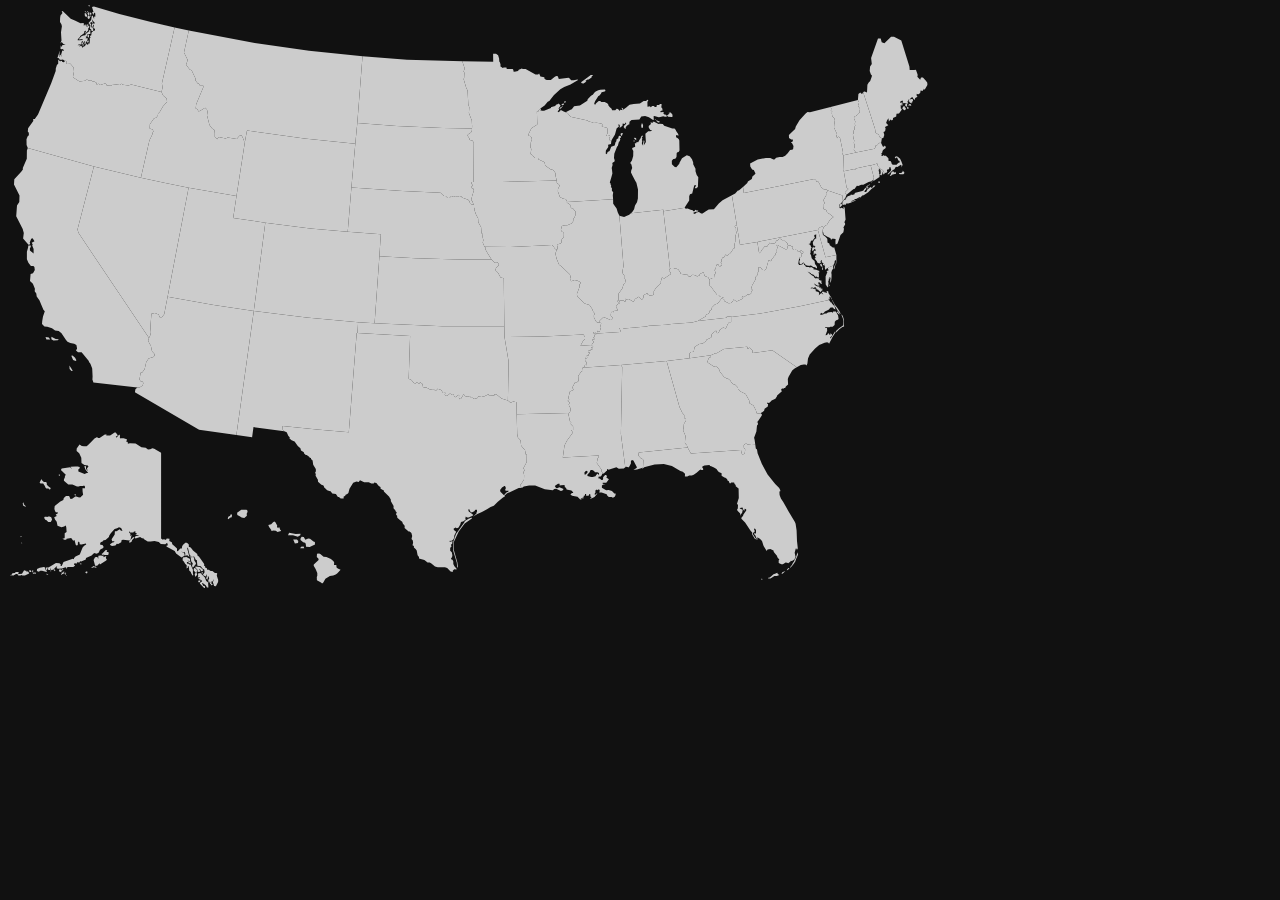
<file: USA/_cand/calib.html>
<!doctype html>
<html><head><meta charset="utf-8"><title>calib</title>
<style>body{margin:0;background:#111}#map{width:959px;height:593px}path{fill:#ccc}</style>
</head><body>
<svg xmlns="http://www.w3.org/2000/svg" viewBox="0 0 959 593" id="map"><g class="state">

<path class="al" d="m 643,467.4 .4,-7.3 -.9,-1.2 -1.7,-.7 -2.5,-2.8 .5,-2.9 48.8,-5.1 -.7,-2.2 -1.5,-1.5 -.5,-1.4 .6,-6.3 -2.4,-5.7 .5,-2.6 .3,-3.7 2.2,-3.8 -.2,-1.1 -1.7,-1 v -3.2 l -1.8,-1.9 -2.9,-6.1 -12.9,-45.8 -45.7,4 1.3,2 -1.3,67 4.4,33.2 .9,-.5 1.3,.1 .6,.4 .8,-.1 2,-3.8 v -2.3 l 1.1,-1.1 1.4,.5 3.4,6.4 v .9 l -3.3,2.2 3.5,-.4 4.9,-1.6 z">
</path>


<path class="ak" d="m 15.8,572 h 2.4 l .7,.7 -1,1.2 -1.9,.2 -2.5,1.3 -3.7,-.1 2.2,-.9 .3,-1.1 2.5,-.3 z m 8.3,-1.7 1.3,.5 h .9 l .5,1.2 .3,-.6 .9,.2 1.1,1.5 0,.5 -4.2,1.9 -2.4,-.1 -1,-.5 -1.1,.7 -2,0 -1.1,-1.4 4.7,-.5 z m 5.4,-.1 1,.1 .7,.7 v 1 l -1.3,.1 -.9,-1.1 z m 2.5,.3 1.3,-.1 -.1,1 -1.1,.6 z m .3,2.2 3.4,-.1 .2,1.1 -1.3,.1 -.3,-.5 -.8,.6 -.4,-.6 -.9,-.2 z m 166.3,7.6 2.1,.1 -1,1.9 -1.1,-.1 -.4,-.8 .5,-1.3 m -1.1,-2.9 .6,-1.3 -.2,-2.3 2.4,-.5 4.5,4.4 1.3,3.4 1.9,1.6 .3,5.1 -1.4,0 -1.3,-2.3 -3.1,-2.4 h -.6 l 1.1,2.8 1.7,.2 .2,2.1 -.9,.1 -4.1,-4.4 -.1,-.9 1.9,-1 0,-1 -.5,-.8 -1.6,-.6 -1.7,-1.3 1.4,.1 .5,-.4 -.6,-.9 -.6,.5 z m -3.6,-9.1 1.3,.1 2.4,2.5 -.2,.8 -.8,-.1 -.1,1.8 .5,.5 0,1.5 -.8,.3 -.4,1.2 -.8,-.4 -.4,-2.2 1.1,-1.4 -2.1,-2.2 .1,-1.2 z m 1.5,-1.5 1.9,.2 2.5,.1 3.4,3.2 -.2,.5 -1.1,.6 -1.1,-.2 -.1,-.7 -1.2,-1.6 -.3,.7 1,1.3 -.2,1.2 -.8,-.1 -1.3,.2 -.1,-1.7 -2.6,-2.8 z m -12.7,-8.9 .9,-.4 h 1.6 l .7,-.5 4.1,2.2 .1,1.5 -.5,.5 h -.8 l -1.4,-.7 1.1,1.3 1.8,0 .5,2 -.9,0 -2.2,-1.5 -1.1,-.2 .6,1.3 .1,.9 .8,-.6 1.7,1.2 1.3,-.1 -.2,.8 1.9,4.3 0,3.4 .4,2.1 -.8,.3 -1.2,-2 -.5,-1.5 -1.6,-1.6 -.2,-2.7 -.6,-1.7 h -.7 l .3,1.1 0,.5 -1.4,1 .1,-3.3 -1.6,-1.6 -1.3,-2.3 -1.2,-1.2 z m 7.2,-2.3 1.1,1.8 2.4,-.1 1,2.1 -.6,.6 2,3.2 v 1.3 l -1.2,.8 v .7 l -2,1.9 -.5,-1.4 -.1,-1.3 .6,-.7 v -1.1 l -1.5,-1.9 -.5,-3.7 -.9,-1.5 z m -56.7,-18.3 -4,4.1 v 1.6 l 2.1,-.8 .8,-1.9 2.2,-2.4 z m -31.6,16.6 0,.6 1.8,1.2 .2,-1.4 .6,.9 3.5,.1 .7,-.6 .2,-1.8 -.5,-.7 -1.4,0 0,-.8 .4,-.6 v -.4 l -1.5,-.3 -3.3,3.6 z m -8.1,6.2 1.5,5.8 h 2.1 l 2.4,-2.5 .3,1.2 6.3,-4 .7,-1 -1,-1.1 v -.7 l .5,-1.3 -.9,-.1 -2,1 0,-1.2 -2.7,-.6 -2.4,.3 -.2,3.4 -.8,-2 -1.5,-.1 -1,.6 z m -2.2,8.2 .1,-.7 2.1,-1.3 .6,.3 1.3,.2 1.3,1.2 -2.2,-.2 -.4,-.6 -1,.6 z m -5.2,3.3 -1.1,.8 1.5,1.4 .8,-.7 -.1,-1.3 z m -6.3,-7.9 1.4,.1 .4,.6 -1.8,.1 z m -13.9,11.9 v .5 l .7,.1 -.1,-.6 z m -.4,-3.2 -1,1 v .5 l .7,1.1 1,-1 -.7,-.1 z m -2,-.8 -.3,1 -1.3,.1 -.4,.2 0,1.3 -.5,.9 .6,0 .7,-.9 .8,-.1 .9,-1 .2,-1.3 z m -4.4,-2 -.2,1.8 1.4,.8 1.2,-.6 0,-1 1.7,-.3 -.1,-.6 -.9,-.2 -.7,.6 -.9,-.5 z m -4.9,-.1 1,.7 -.3,1.2 -1.4,-1.1 z m -4.2,1.3 1.4,.1 -.7,.8 z m -3.5,3 1.8,1.1 -1.7,.1 z m -25.4,-31.2 1.2,.6 -.8,.6 z m -.7,-6.3 .4,1.2 .8,-1.2 z m 24.3,-19.3 1.5,-.1 .9,.4 1.1,-.5 1.3,-.1 1.6,.8 .8,1.9 -.1,.9 -1.2,2 -2.4,-.2 -2.1,-1.8 -1,-.4 -1.1,-2 z m -21.1,-14.4 .1,1.9 2,2 v .5 l -.8,-.2 -1.7,-.8 -.3,-1.1 -.3,-1.6 z m 18.3,-23.3 v 1.2 l 1.9,1.8 h 2.3 l .6,1.1 v 1.6 l 2.1,1.9 1.8,1.2 -.1,.7 -.7,1.1 -1.4,-1.2 -2.1,.1 -.8,-.8 -.9,-2.1 -1.5,-2.2 -2.6,-.1 -1,-.7 1,-2.1 z m 16.8,-4.5 1,0 .1,1.1 h -1 z m 16.2,19.7 .9,.1 0,1.2 -1.7,-.5 z m 127.8,77.7 -1.2,.4 -.1,1.1 h 1.2 z m -157.6,-4.5 -1.3,-.4 -4.1,.6 -2.8,1.4 -.1,1.9 1.9,.7 1.5,-.9 1.7,-.1 4.7,1.4 .1,-1.3 -1.6,-1.1 z m 2.1,2.3 -.4,-1.4 1.2,.2 .1,1.4 1.8,0 .4,-2.5 .3,2.4 2.5,-.1 3.2,-3.3 .8,.1 -.7,1.3 1.4,.9 4.2,-.2 2.6,-1.2 1.4,-.1 .3,1.5 .6,-.5 .4,-1.4 5.9,.2 1.9,-1.6 -1.3,-1.1 .6,-1.2 2.6,.2 -.2,-1.2 2.5,.2 .7,-1.1 1.1,.2 4.6,-1.9 .2,-1.7 5.6,-2.4 2,-1.9 1.2,-.6 1.3,.8 2.3,-.9 1.1,-1.9 .5,-1.3 1.7,-.9 1.5,-.7 .4,-1.4 -1.1,-1.7 -2.2,-.2 -.2,-1.3 .8,-1.6 1.4,-.2 1.3,-1.5 1.9,-.1 3.4,-3.2 .4,-1.4 1.5,-2.3 3.8,-4.1 2.5,-.9 1.9,-.9 2.1,.8 1.4,2.6 -1.5,0 -1.4,-1.5 -3,2 -1.7,.1 -.2,3.1 -3.1,4.9 .6,2 2.3,0 -.6,1 -1.4,.1 -2.4,1.8 0,.9 1.9,1 3.4,-.6 1.4,-1.7 1.4,.1 3,-1.7 .5,-2.3 1.6,-.1 6.3,.8 1,-1.1 1,-4.5 -1.6,1.1 .6,-2.2 -1.6,-1.4 .8,-1.5 .1,1.5 3.4,0 .7,-1 1.6,-.1 -.3,1.7 1.9,.1 -1.9,1.3 4.1,1.1 -3.5,.4 -1.3,1.2 .9,1.4 4.6,-1.7 2.3,1.7 .7,-.9 .6,1.4 4,2.3 h 2.9 l 3.9,-.5 4.3,1.1 2,1.9 4.5,.4 1.8,-1.5 .8,2.4 -1.8,.7 1.2,1.2 7.4,3.8 1.4,2.5 5.4,4.1 3.3,-2 -.6,-2.2 -3.5,-2 3.1,1.2 .5,-.7 .9,1.3 0,2.7 2.1,-.6 2.1,1.8 -2.5,-9.8 1.2,1.3 1.4,6 2.2,2.5 2.4,-.4 1.8,3.5 h .9 l .6,5.6 3.4,.5 1.6,2.2 1.8,1.1 .4,2.8 -1.8,2.6 2.9,1.6 1.2,-2.4 -.2,3.1 -.8,.9 1.4,1.7 .7,-2.4 -.2,-1.2 .8,.2 .6,2.3 -1,1.4 .6,2.6 .5,.4 .3,-1.6 .7,.6 -.3,2 1.2,.2 -.4,.9 1.7,-.1 0,-1 h -1 l .1,-1.7 -.8,-.6 1.7,-.3 .5,-.8 0,-1.6 .5,1.3 -.6,1.8 1.2,3.9 1.8,.1 2.2,-4.2 .1,-1.9 -1.3,-4 -.1,-1.2 .5,-1.2 -.7,-.7 -1.7,.1 -2.5,-2 -1.7,0 -2,-1.4 -1.5,0 -.5,-1.6 -1.4,-.3 -.2,-1.5 -1,-.5 .1,-1.7 -5.1,-7.4 -1.8,-1.5 v -1.2 l -4.3,-3.5 -.7,-1.1 -1.6,-2 -1.9,-.6 0,-2.2 -1.2,-1.3 -1.7,-.7 -2.1,1.3 -1.6,2.1 -.4,2.4 -1.5,.1 -2.5,2.7 -.8,-.3 v -2.5 l -2.4,-2.2 -2.3,-2 -.5,-2 -2.5,-1.3 .2,-2.2 -2.8,-.1 -.7,1.1 -1.2,0 -.7,-.7 -1.2,.8 -1.8,-1.2 0,-85.8 -6.9,-4.1 -1.8,-.5 -2.2,1.1 -2.2,.1 -2.3,-1.6 -4.3,-.6 -5.8,-3.6 -5.7,-.4 -2,.5 -.2,-1.8 -1.8,-.7 1.1,-1 -.2,-.9 -3.2,-1.1 h -2.4 l -.4,.4 -.9,-.6 .1,-2.6 -.8,-.9 -2.5,2.9 -.8,-.1 v -.8 l 1.7,-.8 v -.8 l -1.9,-2.4 -1.1,-.1 -4.5,3.1 h -3.9 l .4,-.9 -1.8,-.1 -5.2,3.4 -1.8,0 -.6,-.8 -2.7,1.5 -3.6,3.7 -2.8,2.7 -1.5,1.2  -2.6,.1 -2.2,-.4 -2.3,-1.3 v 0 l -2.8,3.9 -.1,2.4 2.6,2.4 2.1,4.5 .2,5.3 2.9,2 3.4,.4 .7,.8 -1.5,2.3 .7,2.7 -1.7,-2.6 v -2.4 l -1.5,-.3 .1,1.2 .7,2.1 2.9,3.7 h -1.4 l -2.2,1.1 -6.2,-2.5 -.1,-2 1.4,-1.3 0,-1.4 -2.1,-.5 -2.3,.2 -4.8,.2 1.5,2.3 -1.9,-1.8 -8.4,1.2 -.8,1.5 4.9,4.7 -.8,1.4 -.3,2 -.7,.8 -.1,1.9 4.4,3.6 4.1,.2 4.6,1.9 h 2 l .8,-.6 3.8,.1 .1,-.8 1.2,1.1 .1,2 -2.5,-.1 .1,3.3 .5,3.2 -2.9,2.7 -1.9,-.1 -2,-.8 -1,.1 -3.1,2.1 -1.7,.2 -1.4,-2.8 -3.1,0 -2.2,2 -.5,1.8 -3.3,1.8 -5.3,4.3 -.3,3.1 .7,2.2 1,1.2 1,-.4 .9,1 -.8,.6 -1.5,.9 1.1,1.5 -2.6,1.1 .8,2.2 1.7,2.3 .8,4.1 4,1.5 2.6,-.8 1.7,-1.1 .5,2.1 .3,4.4 -1.9,1.4 0,4.4 -.6,.9 h -1.7 l 1.7,1.2 2.1,-.1 .4,-1 4.6,-.6 2,2.6 1.3,-.7 1.3,5.1 1,.5 1,-.7 .1,-2.4 .9,-1 .7,1.1 .2,1.6 1.6,.4 4.7,-1.2 .2,1.2 -2,1.1 -1.6,1.7 -2.8,7 -4.3,2 -1.4,1.5 -.3,1.4 -1,-.6 -9.3,3.3 -1.8,4.1 -1.3,-.4 .5,-1.1 -1.5,-1.4 -3.5,-.2 -5.3,3.2 -2.2,1.3 -2.3,0 -.5,2.4 z">
</path>

<path class="az" d="m 139.6,387.6 3,-2.2 .8,-2.4 -1,-1.6 -1.8,-.2 -1.1,-1.6 1.1,-6.9 1.6,-.3 2.4,-3.2 1.6,-7 2.4,-3.6 4.8,-1.7 1.3,-1.3 -.4,-1.9 -2.3,-2.5 -1.2,-5.8 -1.4,-1.8 -1.3,-3.4 .9,-2.1 1.4,-3 .5,-2.9 -.5,-4.9 1,-13.6 3.5,-.6 3.7,1.4 1.2,2.7 h 2 l 2.4,-2.9 3.4,-17.5 46.2,8.2 40,6 -17.4,124.1 -37.3,-5.4 -64.2,-37.5 .5,-2.9 2,-1.8 z">
</path>

<path class="ar" d="m 584.2,367 .9,-2.2 1.2,.5 .7,-1 -.8,-.7 .3,-1.5 -1.1,-.9 .6,-1 -.1,-1.5 -1.1,-.1 .8,-.8 1.3,.8 .3,-1.4 -.4,-1.1 .1,-.7 2,.6 -.4,-1.5 1.6,-1.3 -.5,-.9 -1.1,.1 -.6,-.9 .9,-.9 1.6,-.2 .5,-.8 1.4,-.2 -.1,-.8 -.9,-.9 v -.5 h 1.5 l .4,-.7 -1.4,-1 -.1,-.6 -11.2,.8 2.8,-5.1 1.7,-1.5 v -2.2 l -1.6,-2.5 -39.8,2 -39.1,.7 4.1,24.4 -.7,39 2.6,2.3 2.8,-1.3 3.2,.8 .2,11.9 52.3,-1.3 1.2,-1.5 .5,-3 -1.5,-2.3 -.5,-2.2 .9,-.7 v -.8 l -1.7,-1.1 -.1,-.7 1.6,-.9 -1.2,-1.1 1.7,-7.1 3.4,-1.6 v -.8 l -1.1,-1.4 2.9,-5.4 h 1.9 l 1.5,-1.2 -.3,-5.2 3.1,-4.5 1.8,-.6 -.5,-3.1 z">
</path>

<path class="ca" d="m 69.4,365.6 3.4,5.2 -1.4,.1 -1.8,-1.9 z m 1.9,-9.8 1.8,4.1 2.6,1 .7,-.6 -1.3,-2.5 -2.6,-2.4 z m -19.9,-19 v 2.4 l 2,1.2 4.4,-.2 1,-1 -3.1,-.2 z m -5.9,.1 3.3,.5 1.4,2.2 h -3.8 z m 47.9,45.5 -1,-3 .2,-3 -.4,-7.9 -1.8,-4.8 -1.2,-1.4 -.6,-1.5 -7,-8.6 -3.6,.1 -2,-1.9 1.1,-1.8 -.7,-3.7 -2.2,-1.2 -3.9,-.6 -2.8,-1.3 -1.5,-1.9 -4.5,-6.6 -2.7,-2.2 -3.7,-.5 -3.1,-2.3 -4.7,-1.5 -2.8,-.3 -2.5,-2.5 .2,-2.8 .8,-4.8 1.8,-5.1 -1.4,-1.6 -4,-9.4 -2.7,-3.7 -.4,-3 -1.6,-2.3 .2,-2.5 -2,-5 -2.9,-2.7 .6,-7.1 2.4,-.8 1.8,-3.1 -.4,-3.2 -1,-.9 h -2.5 l -2.5,-3.3 -1.5,-3.5 v -7.5 l 1.2,-4.2 .2,-2.1 2.5,.2 -.1,1.6 -.8,.7 v 2.5 l 3.7,3.2 v -4.7 l -1.4,-3.4 .5,-1.1 -1,-1.7 2.8,-1.5 -1.9,-3 -1.4,.5 -1.5,3.8 .5,1.3 -.8,1 -.9,-.1 -5.4,-6.1 .7,-5.6 -1.1,-3.9 -6.5,-12.8 .8,-10.7 2.3,-3.6 .2,-6.4 -5.5,-11.1 .3,-5.2 6.9,-7.5 1.7,-2.4 -.1,-1.4 4,-9.2 .1,-8.4 .9,-2.5 66.1,18.6 -16.4,63.1 1.1,3.5 70.4,105 -.9,2.1 1.3,3.4 1.4,1.8 1.2,5.8 2.3,2.5 .4,1.9 -1.3,1.3 -4.8,1.7 -2.4,3.6 -1.6,7 -2.4,3.2 -1.6,.3 -1.1,6.9 1.1,1.6 1.8,.2 1,1.6 -.8,2.4 -3,2.2 -2.2,-.1 z">
</path>

<path class="co" d="m 374.6,323.3 -16.5,-1 -51.7,-4.8 -52.6,-6.5 11.5,-88.3 44.9,5.7 37.5,3.4 33.1,2.4 -1.4,22.1 z">
</path>

<path class="ct" d="m 873.5,178.9 .4,-1.1 -3.2,-12.3 -.1,-.3 -14.9,3.4 v .7 l -.9,.3 -.5,-.7 -10.5,2.4 2.8,16.3 1.8,1.5 -3.5,3.4 1.7,2.2 5.4,-4.5 1.7,-1.3 h .8 l 2.4,-3.1 1.4,.1 2.9,-1.1 h 2.1 l 5.3,-2.7 2.8,-.9 1,-1 1.5,.5 z">
</path>

<path class="de" d="m 822.2,226.6 -1.6,.3 -1.5,1.1 -1.2,2.1 7.6,27.1 10.9,-2.3 -2.2,-7.6 -1.1,.5 -3.3,-2.6 -.5,-1.7 -1.8,-1 -.2,-3.7 -2.1,-2.2 -1.1,-.8 -1.2,-1.1 -.4,-3.2 .3,-2.1 1,-2.2 z">
</path>

<path class="fl" d="m 751.7,445.1 -4,-.7 -1.7,-.9 -2.2,1.4 v 2.5 l 1.4,2.1 -.5,4.3 -2.1,.6 -1,-1.1 -.6,-3.2 -50.1,3.3 -3.3,-6 -48.8,5.1 -.5,2.9 2.5,2.8 1.7,.7 .9,1.2 -.4,7.3 -1.1,.6 .5,.4 1,-.3 .7,-.8 10.5,-2.7 9.2,-.5 8.1,1.9 8.5,5 2.4,.8 2.2,2 -.1,2.7 h 2.4 l 1.9,-1 2.5,.1 2,-.8 2.9,-2 3.1,-2.9 1.1,-.4 .6,.5 h 1.4 l .5,-.8 -.5,-1.2 -.6,-.6 .2,-.8 2,-1.1 5,-.4 .8,1 1,.1 2.3,1 3,1.8 1.2,1.7 1.1,1.2 2.8,1.4 v 2.4 l 2.8,1.9 1,.1 1.6,1.4 .7,1.6 1,.2 .8,2.1 .7,.6 1,-1.1 2.9,.1 .5,1.4 1.1,.9 v 1.3 l 2.9,2.2 .2,9.6 -1.8,5.8 1,1.2 -.2,3.4 -.8,1.4 .7,1.2 2.3,2.3 .3,1.5 .8,1 -.4,-1.9 1.3,-.6 .8,-3.6 -3,-1.2 .1,-.6 2.6,-.4 .9,2.6 1.1,.6 .1,-2 1.1,.3 .6,.8 -.1,.7 -2.9,4.2 -.2,1.1 -1.7,1.9 v 1.1 l 3.7,3.8 5.3,7.9 1.8,2.1 v 1.8 l 2.8,4.6 2.3,.6 .7,-1.2 -2.1,.3 -3,-4.5 .2,-1.4 1.5,-.8 v -1.5 l -.6,-1.3 .9,-.9 .4,.9 .7,.5 v 4 l -1.2,-.6 -.8,.9 1.4,1.6 1,2.6 1.2,-.6 2.3,1.2 2.1,2.2 1.6,5.1 3.1,4.8 .8,-1.3 2.8,-.5 3.2,1.3 .3,1.7 3.3,3.8 .1,1.1 2.2,2.7 -.7,.5 v 2.7 l 2.7,1.4 h 1.5 l 2.7,-1.8 1.5,.3 1.1,.4 2.3,-1.7 .2,-.7 1.2,.3 2.4,-1.7 1.3,-2.3 -.7,-3.2 -.2,-1.3 1.1,-4 .6,-.2 .6,1.6 .8,-1.8 -.8,-7.2 -.4,-10.5 -1,-6.8 -.7,-1.7 -6.6,-11.1 -5.2,-9.1 -2.2,-3.3 -1.3,-3.6 -.2,-3.4 .9,-.3 v -.9 l -1.1,-2.2 -4,-4 -7.6,-9.7 -5.7,-10.4 -4.3,-10.7 -.6,-3.7 -1.2,-1 -.5,-3.8 z m 9.2,134.5 1.7,-.1 -.7,-1 z m 7.3,-1.1 v -.7 l 1.6,-.2 3.7,-3.3 1.5,-.6 2.4,-.9 .3,1.3 1.7,.8 -2.6,1.2 h -2.4 l -3.9,2.5 z m 17.2,-7.6 -3,1.4 -1,1.3 1.1,.1 z m 3.8,-2.9 -1.1,.3 -1.4,2 1.1,-.2 1.5,-1.6 z m 8.3,-15.7 -1.7,5.6 -.8,1 -1,2.6 -1.2,1.6 -.7,1.7 -1.9,2.2 v .9 l 2.7,-2.8 2.4,-3.5 .6,-2 2.1,-4.9 z">
</path>

<path class="ga" d="m 761.8,414.1 v 1.4 l -4.2,6.2 -1.2,.2 1.5,.5 v 2 l -.9,1.1 -.6,6 -2.3,6.2 .5,2 .7,5.1 -3.6,.3 -4,-.7 -1.7,-.9 -2.2,1.4 v 2.5 l 1.4,2.1 -.5,4.3 -2.1,.6 -1,-1.1 -.6,-3.2 -50.1,3.3 -3.3,-6 -.7,-2.2 -1.5,-1.5 -.5,-1.4 .6,-6.3 -2.4,-5.7 .5,-2.6 .3,-3.7 2.2,-3.8 -.2,-1.1 -1.7,-1 v -3.2 l -1.8,-1.9 -2.9,-6.1 -12.9,-45.8 22.9,-2.9 21.4,-3 -.1,1.9 -1.9,1 -1.4,3.2 .2,1.3 6.1,3.8 2.6,-.3 3.1,4 .4,1.7 4.2,5.1 2.6,1.7 1.4,.2 2.2,1.6 1.1,2.2 2,1.6 1.8,.5 2.7,2.7 .1,1.4 2.6,2.8 5,2.3 3.6,6.7 .3,2.7 3.9,2.1 2.5,4.8 .8,3.1 4.2,.4 z">
</path>


<path class="hi" d="m 317,553.7 -.2,3.2 1.7,1.9 .1,1.2 -4.8,4.5 -.1,1.2 1.9,3.2 1.7,4.2 v 2.6 l -.5,1.2 .1,3.4 4.1,2.1 1.1,1.1 1.2,-1.1 2.1,-3.6 4.5,-2.9 3.3,-.5 2.5,-1 1.7,-1.2 3.2,-3.5 -2.8,-1.1 -1.4,-1.4 .1,-1.7 -.5,-.6 h -2 l .2,-2.5 -.7,-1.2 -2.6,-2.3 -4.5,-1.9 -2.8,-.2 -3.3,-2.7 -1.2,-.6 z m -15.3,-17 -1.1,1.5 -.1,1.7 2.7,2.4 1.9,.5 .6,1 .4,3 3.6,.2 5.3,-2.6 -.1,-2.5 -1.4,-.5 -3.5,-2.6 -1.8,-.3 -2.9,1.3 -1.5,-2.7 z m -1.5,11.5 .9,-1.4 2.5,-.3 .6,1.8 z m -7,-8.7 1.7,4 3.1,-.6 .3,-2 -1.4,-1.5 z m -4.1,-6.7 -1.1,2.4 h 5 l 4.8,1.6 2.5,-1.6 .2,-1.5 -4.8,.2 z m -16,-10.6 -1.9,2.1 -2.9,.6 .8,2.2 2.2,2.8 .1,1 2.1,-.3 2.3,.1 1.7,1.2 3.5,-.8 v -.7 l -1,-.8 -.5,-2.1 -.8,-.3 -.5,1 -1.2,-1.3 .2,-1.4 -1.8,-3.3 -1.1,-.7 z m -31.8,-12.4 -4.2,2.9 .2,2.3 2.4,1.2 1.9,1.3 2.7,.4 2.6,-2.2 -.2,-1.9 .8,-1.7 v -1.4 l -1,-.9 z m -10.8,4.8 -.3,1.2 -1.9,.9 -.6,1.8 1,.8 1.1,-1.5 1.9,-.6 .4,-2.6 z">
</path>

<path class="id" d="m 165.3,183.1 -24.4,-5.4 8.5,-37.3 2.9,-5.8 .4,-2.1 .8,-.9 -.9,-2 -2.9,-1.2 .2,-4.2 4,-5.8 2.5,-.8 1.6,-2.3 -.1,-1.6 1.8,-1.6 3.2,-5.5 4.2,-4.8 -.5,-3.2 -3.5,-3.1 -1.6,-3.6 1.1,-4.3 -.7,-4 12.7,-56.1 14.2,3 -4.8,22 3.7,7.4 -1.6,4.8 3.6,4.8 1.9,.7 3.9,8.3 v 2.1 l 2.3,3 h .9 l 1.4,2.1 h 3.2 v 1.6 l -7.1,17 -.5,4.1 1.4,.5 1.6,2.6 2.8,-1.4 3.6,-2.4 1.9,1.9 .5,2.5 -.5,3.2 2.5,9.7 2.6,3.5 2.3,1.4 .4,3 v 4.1 l 2.3,2.3 1.6,-2.3 6.9,1.6 2.1,-1.2 9,1.7 2.8,-3.3 1.8,-.6 1.2,1.8 1.6,4.1 .9,.1 -8.5,54.8 -47.9,-8.2 z">
</path>

<path class="il" d="m 623.5,265.9 -1,5.2 v 2 l 2.4,3.5 v .7 l -.3,.9 .9,1.9 -.3,2.4 -1.6,1.8 -1.3,4.2 -3.8,5.3 -.1,7 h -1 l .9,1.9 v .9 l -2.2,2.7 .1,1.1 1.5,2.2 -.1,.9 -3.7,.6 -.6,1.2 -1.2,-.6 -1,.5 -.4,3.3 1.7,1.8 -.4,2.4 -1.5,.3 -6.9,-3 -4,3.7 .3,1.8 h -2.8 l -1.4,-1.5 -1.8,-3.8 v -1.9 l .8,-.6 .1,-1.3 -1.7,-1.9 -.9,-2.5 -2.7,-4.1 -4.8,-1.3 -7.4,-7.1 -.4,-2.4 2.8,-7.6 -.4,-1.9 1.2,-1.1 v -1.3 l -2.8,-1.5 -3,-.7 -3.4,1.2 -1.3,-2.3 .6,-1.9 -.7,-2.4 -8.6,-8.4 -2.2,-1.5 -2.5,-5.9 -1.2,-5.4 1.4,-3.7 .7,-.7 .1,-2.3 -.7,-.9 1,-1.5 1.8,-.6 .9,-.3 1,-1.2 v -2.4 l 1.7,-2.4 .5,-.5 .1,-3.5 -.9,-1.4 -1,-.3 -1.1,-1.6 1,-4 3,-.8 h 2.4 l 4.2,-1.8 1.7,-2.2 .1,-2.4 1.1,-1.3 1.3,-3.2 -.1,-2.6 -2.8,-3.5 h -1.2 l -.9,-1.1 .2,-1.6 -1.7,-1.7 -2.5,-1.3 .5,-.6 45.9,-2.8 .1,4.6 3.4,4.6 1.2,4.1 1.6,3.2 z">
</path>

<path class="in" d="m 629.2,214.8 -5.1,2.3 -4.7,-1.4 4.1,50.2 -1,5.2 v 2 l 2.4,3.5 v .7 l -.3,.9 .9,1.9 -.3,2.4 -1.6,1.8 -1.3,4.2 -3.8,5.3 -.1,7 h -1 l .9,1.9 1.1,.8 .6,-1 -.7,-1.7 4.6,-.5 .2,1.2 1.1,.2 .4,-.9 -.6,-1.3 .3,-.8 1.3,.8 1.7,-.4 1.7,.6 3.4,2.1 1.8,-2.8 3.5,-2.2 3,3.3 1.6,-2.1 .3,-2.7 3.8,-2.3 .2,1.3 1.9,1.2 3,-.2 1.2,-.7 .1,-3.4 2.5,-3.7 4.6,-4.4 -.1,-1.7 1.2,-3.8 2.2,1 6.7,-4.5 -.4,-1.7 -1.5,-2.1 1,-1.9 -6.6,-57.2 -.1,-1.4 -32.4,3.4 z">
</path>

<path class="ia" d="m 556.9,183 2.1,1.6 .6,1.1 -1.6,3.3 -.1,2.5 2,5.5 2.7,1.5 3.3,.7 1.3,2.8 -.5,.6 2.5,1.3 1.7,1.7 -.2,1.6 .9,1.1 h 1.2 l 2.8,3.5 .1,2.6 -1.3,3.2 -1.1,1.3 -.1,2.4 -1.7,2.2 -4.2,1.8 h -2.4 l -3,.8 -1,4 1.1,1.6 1,.3 .9,1.4 -.1,3.5 -.5,.5 -1.7,2.4 v 2.4 l -1,1.2 -.9,.3 -1.8,.6 -1,1.5 .7,.9 -.1,2.3 -.7,.7 -1.5,-.8 -1.1,-1.1 -.6,-1.6 -1.7,-1.3 -14.3,.8 -27.2,1.2 -25.9,-.1 -1.8,-4.4 .7,-2.2 -.8,-3.3 .2,-2.9 -1.3,-.7 -.4,-6.1 -2.8,-5 -.2,-3.7 -2.2,-4.3 -1.3,-3.7 v -1.4 l -.6,-1.7 v -2.3 l -.5,-.9 -.7,-1.7 -.3,-1.3 -1.3,-1.2 1,-4.3 1.7,-5.1 -.7,-2 -1.3,-.4 -.4,-1.6 1,-.5 .1,-1.1 -1.3,-1.5 .1,-1.6 2.2,.1 h 28.2 l 36.3,-.9 18.6,-.7 z">
</path>

<path class="ks" d="m 459.1,259.5 -43.7,-1.2 -36,-2 -4.8,67 67.7,2.9 62,.1 -.5,-48.1 -3.2,-.7 -2.6,-4.7 -2.5,-2.5 .5,-2.3 2.7,-2.6 .1,-1.2 -1.5,-2.1 -.9,1 -2,-.6 -2.9,-3 z">
</path>

<path class="ky" d="m 692.1,322.5 -20.5,1.4 -5.2,.8 -17.4,1 -2.6,.8 -22.6,2 -.7,-.6 h -3.7 l 1.2,3.2 -.6,.9 -23.3,1.5 1,-2.7 1.4,.9 .7,-.4 1.2,-4.1 -1,-1 1,-2 .2,-.9 -1.3,-.8 -.3,-1.8 4,-3.7 6.9,3 1.5,-.3 .4,-2.4 -1.7,-1.8 .4,-3.3 1,-.5 1.2,.6 .6,-1.2 3.7,-.6 .1,-.9 -1.5,-2.2 -.1,-1.1 2.2,-2.7 0,-.9 1.1,.8 .6,-1 -.7,-1.7 4.6,-.5 .2,1.2 1.1,.2 .4,-.9 -.6,-1.3 .3,-.8 1.3,.8 1.7,-.4 1.7,.6 3.4,2.1 1.8,-2.8 3.5,-2.2 3,3.3 1.6,-2.1 .3,-2.7 3.8,-2.3 .2,1.3 1.9,1.2 3,-.2 1.2,-.7 .1,-3.4 2.5,-3.7 4.6,-4.4 -.1,-1.7 1.2,-3.8 2.2,1 6.7,-4.5 -.4,-1.7 -1.5,-2.1 1,-1.9 1.3,.5 2.2,.1 1.9,-.8 2.9,1.2 2.2,3.4 v 1 l 4.1,.7 2.3,-.2 1.9,2.1 2.2,.2 v -1 l 1.9,-.8 3,.8 1.2,.8 1.3,-.7 h .9 l .6,-1.7 3.4,-1.8 .5,.8 .8,2.9 3.5,1.4 1.2,2.1 -.1,1.1 .6,1 -.6,3.6 1.9,1.6 .8,1.1 1,.6 -.1,.9 4.4,5.6 h 1.4 l 1.5,1.8 1.2,.3 1.4,-.1 -4.9,6.6 -2.9,1 -3,3 -.4,2.2 -2.1,1.3 -.1,1.7 -1.4,1.4 -1.8,.5 -.5,1.9 -1,.4 -6.9,4.2 z m -98,11.3 -.7,-.7 .2,-1 h 1.1 l .7,.7 -.3,1 z">
</path>

<path class="la" d="m 602.5,472.8 -1.2,-1.8 .3,-1.3 -4.8,-6.8 .9,-4.6 1,-1.4 .1,-1.4 -36,2 1.7,-11.9 2.4,-4.8 6,-8.4 -1.8,-2.5 h 2 v -3.3 l -2.4,-2.5 .5,-1.7 -1.2,-1 -1.6,-7.1 .6,-1.4 -52.3,1.3 .5,19.9 .7,3.4 2.6,2.8 .7,5.4 3.8,4.6 .8,4.3 h 1 l -.1,7.3 -3.3,6.4 1.3,2.3 -1.3,1.5 .7,3 -.1,4.3 -2.2,3.5 -.1,.8 -1.7,1.2 1,1.8 1.2,1.1 1.6,-1.3 5.3,-.9 6.1,-.1 9.6,3.8 8,1 1.5,-1.4 1.8,-.2 4.8,2.2 1.6,-.4 1.1,-1.5 -4.2,-1.8 -2.2,1 -1.1,-.2 -1.4,-2 3.3,-2.2 1.6,-.1 v 1.7 l 1.5,-.1 3.4,-.3 .4,2.3 1.1,.4 .6,1.9 4.8,1 1.7,1.6 v .7 h -1.2 l -1.5,1.7 1.7,1.2 5.4,1 2.7,2.8 4.4,-1 -3.7,.2 -.1,-.6 2.8,-.7 .2,-1.8 1.2,-.3 v -1.4 l 1.1,.1 v 1.6 l 2.5,.1 .8,-1.9 .9,.3 .2,2.5 1.2,.2 -1.8,2 2.6,-.9 2,-1.1 2.9,-3.3 h -.7 l -1.3,1.2 -.4,-.1 -.5,-.8 .9,-1.2 v -2.3 l 1.1,-.8 .7,.7 1,-.8 1,-.1 .6,1.3 -.6,1.9 h 2.4 l 5.1,1.7 .5,1.3 1.6,1.4 2.8,.1 1.3,.7 1.8,-1 .9,-1.7 v -1.7 h -1.4 l -1.2,-1.4 -1.1,-1.1 -3.2,-.9 -2.6,.2 -4.2,-2.4 v -2.3 l 1.3,-1 2.4,.6 -3.1,-1.6 .2,-.8 h 3.6 l 2.6,-3.5 -2.6,-1.8 .8,-1.5 -1.2,-.8 h -.8 l -2,2.1 v 2.1 l -.6,.7 -1.1,-.1 -1.6,-1.4 h -1.3 v -1.5 l .6,-.7 .8,.7 1.7,-1.6 .7,-1.6 .8,-.3 z m -10.3,-2.7 1.9,1 .8,1.1 2.5,.1 1.5,.8 .2,1.4 -.4,.6 -.9,-1.5 -1.4,1.2 -.9,1.4 -2.8,.8 -1.6,.1 -3.7,-1 .1,-1.7 2,-2 1.1,-2.4 z m -4.7,1.2 v 1.1 l -1.8,2 h -1.2 v -2.2 l 1.6,-1.5 z">
</path>

<path class="me" d="m 875,128.7 .6,4 3.2,2 .8,2.2 2.3,1.4 1.4,-.3 1,-3 -.8,-2.9 1.6,-.9 .5,-2.8 -.6,-1.3 3.3,-1.9 -2.2,-2.3 .9,-2.4 1.4,-2.2 .5,3.2 1.6,-2 1.3,.9 1.2,-.8 v -1.7 l 3.2,-1.3 .3,-2.9 2.5,-.2 2.7,-3.7 v -.7 l -.9,-.5 -.1,-3.3 .6,-1.1 .2,1.6 1,-.5 -.2,-3.2 -.9,.3 -.1,1.2 -1.2,-1.4 .9,-1.4 .6,.1 1.1,-.4 .5,2.8 2,-.3 2.9,.7 v -1 l -1.1,-1.2 1.3,.1 .1,-2.3 .6,.8 .3,1.9 2.1,1.5 .2,-1 .9,-.2 -.3,-.8 .8,-.6 -.1,-1.6 -1.6,-.2 -2,.7 1.4,-1.6 .7,-.8 1.3,-.2 .4,1.3 1.7,1.6 .4,-2.1 2.3,-1.2 -.9,-1.3 .1,-1.7 1.1,.5 h .7 l 1.7,-1.4 .4,-2.3 2.2,.3 .1,-.7 .2,-1.6 .5,1.4 1.5,-1 2.3,-4.1 -.1,-2.2 -1.4,-2 -3,-3.2 h -1.9 l -.8,2.2 -2.9,-3 .3,-.8 v -1.5 l -1.6,-4.5 -.8,-.2 -.7,.4 h -4.8 l -.3,-3.6 -8.1,-26 -7.3,-3.7 -2.9,-.1 -6.7,6.6 -2.7,-1 -1,-3.9 h -2.7 l -6.9,19.5 .7,6.2 -1.7,2.4 -.4,4.6 1.3,3.7 .8,.2 v 1.6 l -1.6,4.5 -1.5,1.4 -1.3,2.2 -.4,7.8 -2.4,-1 -1.5,.4 z m 34.6,-24.7 -1,.8 v 1.3 l .7,-.8 .9,.8 .4,-.5 1.1,.2 -1,-.8 .4,-.8 z m -1.7,2.6 -1,1.1 .5,.4 -.1,1 h 1.1 v -1.8 z m -3,-1.6 .9,1.3 1,.5 .3,-1 v -1.8 l -1.3,-.7 -.4,1.2 z m -1,5 -1.7,-1.7 1.6,-2.4 .8,.3 .2,1.1 1,.8 v 1.1 l -1,1 z">
</path>

<path class="md" d="m 822.9,269.3 0,-1.7 h -.8 l 0,1.8 z m 11.8,-3.9 1.2,-2.2 .1,-2.5 -.6,-.6 -.7,.9 -.2,2.1 -.8,1.4 -.3,1.1 -4.6,1.6 -.7,.8 -1.3,.2 -.4,.9 -1.3,.6 -.3,-2.5 .4,-.7 -.8,-.5 .2,-1.5 -1.6,1 v -2 l 1.2,-.3 -1.9,-.4 -.7,-.8 .4,-1.3 -.8,-.6 -.7,1.6 .5,.8 -.7,.6 -1.1,.5 -2,-1 -.2,-1.2 -1,-1.1 -1.4,-1.7 1.5,-.8 -1,-.6 v -.9 l .6,-1 1.7,-.3 -1.4,-.6 -.1,-.7 -1.3,-.1 -.4,1.1 -.6,.3 .1,-3.4 1,-1 .8,.7 .1,-1.6 -1,-.9 -.9,1.1 -1,1.4 -.6,-1 .2,-2.4 .9,-1 .9,.9 1.2,-.7 -.4,-1.7 -1,1 -.9,-2.1 -.2,-1.7 1.1,-2.4 1.1,-1.4 1.4,-.2 -.5,-.8 .5,-.6 -.3,-.7 .2,-2.1 -1.5,.4 -.8,1.1 1,1.3 -2.6,3.6 -.9,-.4 -.7,.9 -.6,2.2 -1.8,.5 1.3,.6 1.3,1.3 -.2,.7 .9,1.2 -1.1,1 .5,.3 -.5,1.3 v 2.1 l -.5,1.3 .9,1.1 .7,3.4 1.3,1.4 1.6,1.4 .4,2.8 1.6,2 .4,1.4 v 1 h -.7 l -1.5,-1.2 -.4,.2 -1.2,-.2 -1.7,-1.4 -1.4,-.3 -1,.5 -1.2,-.3 -.4,.2 -1.7,-.8 -1,-1 -1,-1.3 -.6,-.2 -.8,.7 -1.6,1.3 -1.1,-.8 -.4,-2.3 .8,-2.1 -.3,-.5 .3,-.4 -.7,-1 1,-.1 1,-.9 .4,-1.8 1.7,-2.6 -2.6,-1.8 -1,1.7 -.6,-.6 h -1 l -.6,-.1 -.4,-.4 .1,-.5 -1.7,-.6 -.8,.3 -1.2,-.1 -.7,-.7 -.5,-.2 -.2,-.7 .6,-.8 v -.9 l -1.2,-.2 -1,-.9 -.9,.1 -1.6,-.3 -.9,-.4 .2,-1.6 -1,-.5 -.2,-.7 h -.7 l -.8,-1.2 .2,-1 -2.6,.4 -2.2,-1.6 -1.4,.3 -.9,1.4 h -1.3 l -1.7,2.9 -3.3,.4 -1.9,-1 -2.6,3.8 -2.2,-.3 -3.1,3.9 -.9,1.6 -1.8,1.6 -1.7,-11.4 60.5,-11.8 7.6,27.1 10.9,-2.3 0,5.3 -.1,3.1 -1,1.8 z m -13.4,-1.8 -1.3,.9 .8,1.8 1.7,.8 -.4,-1.6 z">
</path>

<path class="ma" d="m 899.9,174.2 h 3.4 l .9,-.6 .1,-1.3 -1.9,-1.8 .4,1 -1.5,1.5 h -2.3 l .1,.8 z m -9,1.8 -1.2,-.6 1,-.8 .6,-2.1 1.2,-1 .8,-.2 .6,.9 1.1,.2 .6,-.6 .5,1.9 -1.3,.3 -2.8,.7 z m -34.9,-23.4 18.4,-3.8 1,-1.5 .3,-1.7 1.9,-.6 .5,-1.1 1.7,-1.1 1.3,.3 1.7,3.3 1,.4 1.1,-1.3 .8,1.3 v 1.1 l -3,2.4 .2,.8 -.9,1 .4,.8 -1.3,.3 .9,1.2 -.8,.7 .6,1 .9,-.2 .3,-.8 1.1,.6 h 1.8 l 2.5,2.6 .2,2.6 1.8,.1 .8,1.1 .6,2 1,.7 h 1.9 l 1.9,-.1 .8,-.9 1.6,-1.2 1.1,-.3 -1.2,-2.1 -.3,.9 -1.5,-3.6 h -.8 l -.4,.9 -1.2,-1 1.3,-1.1 1.8,.4 2.3,2.1 1.3,2.7 1.2,3.3 -1,2.8 v -1.8 l -.7,-1 -3.5,2.3 -.9,-.3 -1.6,1 -.1,1.2 -2.2,1.2 -2,2.1 -2,1.9 h -1.2 l 3.3,-3.3 .5,-1.9 -.5,-.6 -.3,-1.3 -.9,-.1 -.1,1.3 -1,1.2 h -1.2 l -.3,1.1 .4,1.2 -1.2,1.1 -1.1,-.2 -.4,1 -1.4,-3 -1.3,-1.1 -2.6,-1.3 -.6,-2.2 h -.8 l -.7,-2.6 -6.5,2 -.1,-.3 -14.9,3.4 v .7 l -.9,.3 -.5,-.7 -10.5,2.4 -.7,-1 .5,-15 z">
</path>

<path class="mi" d="m 663.3,209.8 .1,1.4 21.4,-3.5 .5,-1.2 3.9,-5.9 v -4.3 l .8,-2.1 2.2,-.8 2,-7.8 1,-.5 1,.6 -.2,.6 -1.1,.8 .3,.9 .8,.4 1.9,-1.4 .4,-9.8 -1.6,-2.3 -1.2,-3.7 v -2.5 l -2.3,-4.4 v -1.8 l -1.2,-3.3 -2.3,-3 -2.9,-1 -4.8,3 -2.5,4.6 -.2,.9 -3,3.5 -1.5,-.2 -2.9,-2.8 -.1,-3.4 1.5,-1.9 2,-.2 1.2,-1.7 .2,-4 .8,-.8 1.1,-.1 .9,-1.7 -.2,-9.6 -.3,-1.3 -1.2,-1.2 -1.7,-1 -.1,-1.8 .7,-.6 1.8,.8 -.3,-1.7 -1.9,-2.7 -.7,-1.6 -1.1,-1.1 h -2.2 l -8.1,-2.9 -1.4,-1.7 -3.1,-.3 -1.2,.3 -4.4,-2.3 h -1.4 l .5,1 -2.7,-.1 .1,.6 .6,.6 -2.5,2.1 .1,1.8 1.5,2.3 1.5,.2 v .6 l -1.5,.5 -2.1,-.1 -2.8,2.5 .1,2.5 .4,5.8 -2.2,3.4 .8,-4.5 -.8,-.6 -.9,5.3 -1,-2.3 .5,-2.3 -.5,-1 .6,-1.3 -.6,-1.1 1,-1 v -1.2 l -1.3,.6 -1.3,3.1 -.7,.7 -1.3,2.4 -1.7,-.2 -.1,1.2 h -1.6 l .2,1.5 .2,2 -3,1.2 .1,1.3 1,1.7 -.1,5.2 -1.3,4.4 -1.7,2.5 1.2,1.4 .8,3.5 -1,2.5 -.2,2.1 1.7,3.4 2.5,4.9 1.2,1.9 1.6,6.9 -.1,8.8 -.9,3.9 -2,3.2 -.9,3.7 -2,3 -1.2,1 z m -95.8,-96.8 3,3.8 17,3.8 1.4,1 4,.8 .7,.5 2.8,-.2 4.9,.8 1.4,1.5 -1,1 .8,.8 3.8,.7 1.2,1.2 .1,4.4 -1.3,2.8 2,.1 1,-.8 .9,.8 -1.1,3.1 1,1.6 1.2,.3 .8,-1.8 2.9,-4.6 1.6,-6 2.3,-2 -.5,-1.6 .5,-.9 1,1.6 -.3,2.2 2.9,-2.2 .2,-2.3 2.1,.6 .8,-1.6 .7,.6 -.7,1.5 -1,.5 -1,2 1.4,1.8 1.1,-.5 -.5,-.7 1,-1.5 1.9,-1.7 h .8 l .2,-2.6 2,-1.8 7.9,-.5 1.9,-3.1 3.8,-.3 3.8,1.2 4.2,2.7 .7,-.2 -.2,-3.5 .7,-.2 4.5,1.1 1.5,-.2 2.9,-.7 1.7,.4 1.8,.1 v -1.1 l -.7,-.9 -1.5,-.2 -1.1,-.8 .5,-1.4 -.8,-.3 -2.6,.1 -.1,-1 1.1,-.8 .6,.8 .5,-1.8 -.7,-.7 .7,-.2 -1.4,-1.3 .3,-1.3 .1,-1.9 h -1.3 l -1.5,1 -1.9,.1 -.5,1.8 -1.9,.2 -.3,-1.2 -2.2,.1 -1,1.2 -.7,-.1 -.2,-.8 -2.6,.4 -.1,-4.8 1,-2 -.7,-.1 -1.8,1.1 h -2.2 l -3.8,2.7 -6.2,.3 -4.1,.8 -1.9,1.5 -1.4,1.3 -2.5,1.7 -.3,.8 -.6,-1.7 -1.3,-.6 v .6 l .7,.7 v 1.3 l -1.5,-.6 h -.6 l -.3,1.2 -2,-1.9 -1.3,-.2 -1.3,1.5 -3.2,-.1 -.5,-1.4 -2,-1.9 -1.3,-1.6 v -.7 l -1.1,-1.4 -2.6,-1.2 -3.3,-.1 -1.1,-.9 h -1.4 l -.7,.4 -2.2,2.2 -.7,1.1 -1,-.7 .2,-1 .8,-2.1 3.2,-5 .8,-.2 1.7,-1.9 .7,-1.6 3,-.6 .8,-.6 -.1,-1 -.5,-.5 -4.5,.2 -2,.5 -2.6,1.2 -1.2,1.2 -1.7,2.2 -1.8,1 -3.3,3.4 -.4,1.6 -7.4,4.6 -4,.5 -1.8,.4 -2.3,3 -1.8,.7 -4.4,2.3 z m 100.7,3.8 3.8,.1 .6,-.5 -.2,-2 -1.7,-1.8 -1.9,.1 -.1,.5 1.1,.4 -1.6,.8 -.3,1 -.6,-.6 -.4,.8 z m -75.1,-41.9 -2.3,.2 -2.7,1.9 -7.1,5.3 .8,1 1.8,.3 2.8,-2 -1.1,-.5 2.3,-1.6 h 1 l 3,-1.9 -.1,-.9 z m 41.1,62.8 v 1 l 2.1,1.6 -.2,-2.4 z m -.7,2.8 1.1,.1 v .9 h -1 z m 21.4,-21.3 v .9 l .8,-.2 v -.5 z m 4.7,3.1 -.1,-1.1 -1.6,-.2 -.6,-.4 h -.9 l -.4,.3 .9,.4 1.1,1.1 z m -18,1.2 -.1,1.1 -.3,.7 .2,2.2 .4,.3 .7,.1 .5,-.9 .1,-1.6 -.3,-.6 -.1,-1.1 z">
</path>

<path class="mn" d="m 464.7,68.6 -1.1,2.8 .8,1.4 -.3,5.1 -.5,1.1 2.7,9.1 1.3,2.5 .7,14 1,2.7 -.4,5.8 2.9,7.4 .3,5.8 -.1,2.1 -.1,2.2 -.9,2 -3.1,1.9 -.3,1.2 1.7,2.5 .4,1.8 2.6,.6 1.5,1.9 -.2,39.5 h 28.2 l 36.3,-.9 18.6,-.7 -1.1,-4.5 -.2,-3 -2.2,-3 -2.8,-.7 -5.2,-3.6 -.6,-3.3 -6.3,-3.1 -.2,-1.3 h -3.3 l -2.2,-2.6 -2,-1.3 .7,-5.1 -.9,-1.6 .5,-5.4 1,-1.8 -.3,-2.7 -1.2,-1.3 -1.8,-.3 v -1.7 l 2.8,-5.8 5.9,-3.9 -.4,-13 .9,.4 .6,-.5 .1,-1.1 .9,-.6 1.4,1.2 .7,-.1 v 0 l -1.2,-2.2 4.3,-3.1 3.1,-3.7 1.6,-.8 4.7,-5.9 6.3,-5.8 3.9,-2.1 6.3,-2.7 7.6,-4.5 -.6,-.4 -3.7,.7 -2.8,.1 -1,-1.6 -1.4,-.9 -9.8,1.2 -1,-2.8 -1.6,-.1 -1.7,.8 -3.7,3.1 h -4.1 l -2.1,-1 -.3,-1.7 -3.9,-.8 -.6,-1.6 -.7,-1.3 -1,.9 -2.6,.1 -9.9,-5.5 h -2.9 l -.8,-.7 -3.1,1.3 -.8,1.3 -3.3,.8 -1.3,-.2 v -1.7 l -.7,-.9 h -5.9 l -.4,-1.4 h -2.6 l -1.1,.4 -2.4,-1.7 .3,-1.4 -.6,-2.4 -.7,-1.1 -.2,-3 -1,-3.1 -2.1,-1.6 h -2.9 l .1,8 -30.9,-.4 z">
</path>

<path class="ms" d="m 623.8,468.6 -5,.1 -2.4,-1.5 -7.9,2.5 -.9,-.7 -.5,.2 -.1,1.6 -.6,.1 -2.6,2.7 -.7,-.1 -.6,-.7 -1.2,-1.8 .3,-1.3 -4.8,-6.8 .9,-4.6 1,-1.4 .1,-1.4 -36,2 1.7,-11.9 2.4,-4.8 6,-8.4 -1.8,-2.5 h 2 v -3.3 l -2.4,-2.5 .5,-1.7 -1.2,-1 -1.6,-7.1 .6,-1.4 1.2,-1.5 .5,-3 -1.5,-2.3 -.5,-2.2 .9,-.7 v -.8 l -1.7,-1.1 -.1,-.7 1.6,-.9 -1.2,-1.1 1.7,-7.1 3.4,-1.6 v -.8 l -1.1,-1.4 2.9,-5.4 h 1.9 l 1.5,-1.2 -.3,-5.2 3.1,-4.5 1.8,-.6 -.5,-3.1 38.3,-2.6 1.3,2 -1.3,67 4.4,33.2 z">
</path>

<path class="mo" d="m 555.3,248.9 -1.1,-1.1 -.6,-1.6 -1.7,-1.3 -14.3,.8 -27.2,1.2 -25.9,-.1 1.3,1.3 -.3,1.4 2.1,3.7 3.9,6.3 2.9,3 2,.6 .9,-1 1.5,2.1 -.1,1.2 -2.7,2.6 -.5,2.3 2.5,2.5 2.6,4.7 3.2,.7 .5,48.1 .2,10.8 39.1,-.7 39.8,-2 1.6,2.5 v 2.2 l -1.7,1.5 -2.8,5.1 11.2,-.8 1,-2 1.2,-.5 v -.7 l -1.2,-1.1 -.6,-1 1.7,.2 .8,-.7 -1.4,-1.5 1.4,-.5 .1,-1 -.6,-1 v -1.3 l -.7,-.7 .2,-1 h 1.1 l .7,.7 -.3,1 .8,.7 .8,-1 1,-2.7 1.4,.9 .7,-.4 1.2,-4.1 -1,-1 1,-2 .2,-.9 -1.3,-.8 h -2.8 l -1.4,-1.5 -1.8,-3.8 v -1.9 l .8,-.6 .1,-1.3 -1.7,-1.9 -.9,-2.5 -2.7,-4.1 -4.8,-1.3 -7.4,-7.1 -.4,-2.4 2.8,-7.6 -.4,-1.9 1.2,-1.1 v -1.3 l -2.8,-1.5 -3,-.7 -3.4,1.2 -1.3,-2.3 .6,-1.9 -.7,-2.4 -8.6,-8.4 -2.2,-1.5 -2.5,-5.9 -1.2,-5.4 1.4,-3.7 z">
</path>

<path class="mt" d="m 247,130.5 57.3,7.9 51,5.3 2,-20.7 5.2,-66.7 -53.5,-5.6 -54.3,-7.7 -65.9,-12.5 -4.8,22 3.7,7.4 -1.6,4.8 3.6,4.8 1.9,.7 3.9,8.3 v 2.1 l 2.3,3 h .9 l 1.4,2.1 h 3.2 v 1.6 l -7.1,17 -.5,4.1 1.4,.5 1.6,2.6 2.8,-1.4 3.6,-2.4 1.9,1.9 .5,2.5 -.5,3.2 2.5,9.7 2.6,3.5 2.3,1.4 .4,3 v 4.1 l 2.3,2.3 1.6,-2.3 6.9,1.6 2.1,-1.2 9,1.7 2.8,-3.3 1.8,-.6 1.2,1.8 1.6,4.1 .9,.1 z">
</path>

<path class="ne" d="m 402.5,191.1 38,1.6 3.4,3.2 1.7,.2 2.1,2 1.8,-.1 1.8,-2 1.5,.6 1,-.7 .7,.5 .9,-.4 .7,.4 .9,-.4 1,.5 1.4,-.6 2,.6 .6,1.1 6.1,2.2 1.2,1.3 .9,2.6 1.8,.7 1.5,-.2 .5,.9 v 2.3 l .6,1.7 v 1.4 l 1.3,3.7 2.2,4.3 .2,3.7 2.8,5 .4,6.1 1.3,.7 -.2,2.9 .8,3.3 -.7,2.2 1.8,4.4 1.3,1.3 -.3,1.4 2.1,3.7 3.9,6.3 h -32.4 l -43.7,-1.2 -36,-2 1.4,-22.1 -33.1,-2.4 3.7,-44.2 z">
</path>

<path class="nv" d="m 167.6,296.8 -3.4,17.5 -2.4,2.9 h -2 l -1.2,-2.7 -3.7,-1.4 -3.5,.6 -1,13.6 .5,4.9 -.5,2.9 -1.4,3 -70.4,-105 -1.1,-3.5 16.4,-63.1 47,11.2 24.4,5.4 23.3,4.7 z">
</path>

<path class="nh" d="m 862.6,93.6 -1.3,.1 -1,-1.1 -1.9,1.4 -.5,6.1 1.2,2.3 -1.1,3.5 2.1,2.8 -.4,1.7 .1,1.3 -1.1,2.1 -1.4,.4 -.6,1.3 -2.1,1 -.7,1.5 1.4,3.4 -.5,2.5 .5,1.5 -1,1.9 .4,1.9 -1.3,1.9 .2,2.2 -.7,1.1 .7,4.5 .7,1.5 -.5,2.6 .9,1.8 -.2,2.5 -.5,1.3 -.1,1.4 2.1,2.6 18.4,-3.8 1,-1.5 .3,-1.7 1.9,-.6 .5,-1.1 1.7,-1.1 1.3,.3 .8,-4.8 -2.3,-1.4 -.8,-2.2 -3.2,-2 -.6,-4 -11.9,-36.8 z">
</path>

<path class="nj" d="m 842.5,195.4 -14.6,-4.9 -1.8,2.5 .1,2.2 -3,5.4 1.5,1.8 -.7,2 -1,1 .5,3.6 2.7,.9 1,2.8 2.1,1.1 4.2,3.2 -3.3,2.6 -1.6,2.3 -1.8,3 -1.6,.6 -1.4,1.7 -1,2.2 -.3,2.1 .8,.9 .4,2.3 1.2,.6 2.4,1.5 1.8,.8 1.6,.8 .1,1.1 .8,.1 1.1,-1.2 .8,.4 2.1,.2 -.2,2.9 .2,2.5 1.8,-.7 1.5,-3.9 1.6,-4.8 2.9,-2.8 .6,-3.5 -.6,-1.2 1.7,-2.9 v -1.2 l -.7,-1.1 1.2,-2.7 -.3,-3.6 -.6,-8.2 -1.2,-1.4 v 1.4 l .5,.6 h -1.1 l -.6,-.4 -1.3,-.2 -.9,.6 -1.2,-1.6 .7,-1.7 v -1 l 1.7,-.7 .8,-2.1 z">
</path>

<path class="nm" d="m 357.5,332.9 h -.8 l -7.9,99.3 -31.8,-2.6 -34.4,-3.6 -.3,3 2,2.2 -30.8,-4.1 -1.4,10.2 -15.7,-2.2 17.4,-124.1 52.6,6.5 51.7,4.8 z">
</path>

<path class="ny" d="m 872.9,181.6 -1.3,.1 -.5,1 z m -30.6,22.7 .7,.6 1.3,-.3 1.1,.3 .9,-1.3 h 1.9 l 2.4,-.9 5.1,-2.1 -.5,-.5 -1.9,.8 -2,.9 .2,-.8 2.6,-1.1 .8,-1 1.2,.1 4.1,-2.3 v .7 l -4.2,3 4.5,-2.8 1.7,-2.2 1.5,-.1 4.5,-3.1 3.2,-3.1 3,-2.3 1,-1.2 -1.7,-.1 -1,1.2 -.2,.7 -.9,.7 -.8,-1.1 -1.7,1 -.1,.9 -.9,-.2 .5,-.9 -1.2,-.7 -.6,.9 .9,.3 .2,.5 -.3,.5 -1.4,2.6 h -1.9 l .9,-1.8 .9,-.6 .3,-1.7 1.4,-1.6 .9,-.8 1.5,-.7 -1.2,-.2 -.7,.9 h -.7 l -1.1,.8 -.2,1 -2.2,2.1 -.4,.9 -1.4,.9 -7.7,1.9 .2,.9 -.9,.7 -2,.3 -1,-.6 -.2,1.1 -1.1,-.4 .1,1 -1.2,-.1 -1.2,.5 -.2,1.1 h -1 l .2,1 h -.7 l .2,1 -1.8,.4 -1.5,2.3 z m -.8,-.4 -1.6,.4 v 1 l -.7,1.6 .6,.7 2.4,-2.3 -.1,-.9 z m -10.1,-95.2 -.6,1.9 1.4,.9 -.4,1.5 .5,3.2 2.2,2.3 -.4,2.2 .6,2 -.4,1 -.3,3.8 3.1,6.7 -.8,1.8 .9,2.2 .9,-1.6 1.9,1.5 3,14.2 -.5,2 1.1,1 -.5,15 .7,1 2.8,16.3 1.8,1.5 -3.5,3.4 1.7,2.2 -1.3,3.3 -1.5,1.7 -1.5,2.3 -.2,-.7 .4,-5.9 -14.6,-4.9 -1.6,-1.1 -1.9,.3 -3,-2.2 -3,-5.8 h -2 l -.4,-1.5 -1.7,-1.1 -70.5,13.9 -.8,-6 4.3,-3.9 .6,-1.7 3.9,-2.5 .6,-2.4 2.3,-2 .8,-1.1 -1.7,-3.3 -1.7,-.5 -1.8,-3 -.2,-3.2 7.6,-3.9 8.2,-1.6 h 4.4 l 3.2,1.6 .9,-.1 1.8,-1.6 3.4,-.7 h 3 l 2.6,-1.3 2.5,-2.6 2.4,-3.1 1.9,-.4 1.1,-.5 .4,-3.2 -1.4,-2.7 -1.2,-.7 2,-1.3 -.1,-1.8 h -1.5 l -2.3,-1.4 -.1,-3.1 6.2,-6.1 .7,-2.4 3.7,-6.3 5.9,-6.4 2.1,-1.7 2.5,.1 20.6,-5.2 z">
</path>

<path class="nc" d="m 829,300.1 -29.1,6.1 -39.4,7.3 -29.4,3.5 v 5.2 l -1.5,-.1 -1.4,1.2 -2.4,5.2 -2.6,-1.1 -3.5,2.5 -.7,2.1 -1.5,1.2 -.8,-.8 -.1,-1.5 -.8,-.2 -4,3.3 -.6,3.4 -4.7,2.4 -.5,1.2 -3.2,2.6 -3.6,.5 -4.6,3 -.8,4.1 -1.3,.9 -1.5,-.1 -1.4,1.3 -.1,4.9 21.4,-3 4.4,-1.9 1.3,-.1 7.3,-4.3 23.2,-2.2 .4,.5 -.2,1.4 .7,.3 1.2,-1.5 3.3,3 .1,2.6 19.7,-2.8 24.5,17.1 4,-2.2 3,-.7 h 1.7 l 1.1,1.1 .8,-2 .6,-5 1.7,-3.9 5.4,-6.1 4.1,-3.5 5.4,-2.3 2.5,-.4 1.3,.4 .7,1.1 3.3,-6.6 3.3,-5.3 -.7,-.3 -4.4,6.8 -.5,-.8 2,-2.2 -.4,-1.5 -2,-.5 1,1.3 -1.2,.1 -1.2,-1.8 -1.2,2 -1.6,.2 1,-2.7 .7,-1.7 -.2,-2.9 -2.2,-.1 .9,-.9 1.1,.3 2.7,.1 .8,-.5 h 2.3 l 2,-1.9 .2,-3.2 1.3,-1.4 1.2,-.2 1.3,-1 -.5,-3.7 -2.2,-3.8 -2.7,-.2 -.9,1.6 -.5,-1 -2.7,.2 -1.2,.4 -1.9,1.2 -.3,-.4 h -.9 l -1.8,1.2 -2.6,.5 v -1.3 l .8,-1 1,.7 h 1 l 1.7,-2.1 3.7,-1.7 2,-2.2 h 2.4 l .8,1.3 1.7,.8 -.5,-1.5 -.3,-1.6 -2.8,-3.1 -.3,-1.4 -.4,1 -.9,-1.3 z m 7,31 2.7,-2.5 4.6,-3.3 v -3.7 l -.4,-3.1 -1.7,-4.2 1.5,1.4 1,3.2 .4,7.6 -1.7,.4 -3.1,2.4 -3.2,3.2 z m 1.9,-19.3 -.9,-.2 v 1 l 2.5,2.2 -.2,-1.4 z m 2.9,2.1 -1.4,-2.8 -2.2,-3.4 -2.4,-3 -2.2,-4.3 -.8,-.7 2.2,4.3 .3,1.3 3.4,5.5 1.8,2.1 z">
</path>

<path class="nd" d="m 464.7,68.6 -1.1,2.8 .8,1.4 -.3,5.1 -.5,1.1 2.7,9.1 1.3,2.5 .7,14 1,2.7 -.4,5.8 2.9,7.4 .3,5.8 -.1,2.1 -29.5,-.4 -46,-2.1 -39.2,-2.9 5.2,-66.7 44.5,3.4 55.3,1.6 z">
</path>

<path class="oh" d="m 685.7,208.8 1.9,-.4 3,1.3 2.1,.6 .7,.9 h 1 l 1,-1.5 1.3,.8 h 1.5 l -.1,1 -3.1,.5 -2,1.1 1.9,.8 1.6,-1.5 2.4,-.4 2.2,1.5 1.5,-.1 2.5,-1.7 3.6,-2.1 5.2,-.3 4.9,-5.9 3.8,-3.1 9.3,-5.1 4.9,29.9 -2.2,1.2 1.4,2.1 -.1,2.2 .6,2 -1.1,3.4 -.1,5.4 -1,3.6 .5,1.1 -.4,2.2 -1.1,.5 -2,3.3 -1.8,2 h -.6 l -1.8,1.7 -1.3,-1.2 -1.5,1.8 -.3,1.2 h -1.3 l -1.3,2.2 .1,2.1 -1,.5 1.4,1.1 v 1.9 l -1,.2 -.7,.8 -1,.5 -.6,-2.1 -1.6,-.5 -1,2.3 -.3,2.2 -1.1,1.3 1.3,3.6 -1.5,.8 -.4,3.5 h -1.5 l -3.2,1.4 -1.2,-2.1 -3.5,-1.4 -.8,-2.9 -.5,-.8 -3.4,1.8 -.6,1.7 h -.9 l -1.3,.7 -1.2,-.8 -3,-.8 -1.9,.8 v 1 l -2.2,-.2 -1.9,-2.1 -2.3,.2 -4.1,-.7 v -1 l -2.2,-3.4 -2.9,-1.2 -1.9,.8 -2.2,-.1 -1.3,-.5 -6.6,-57.2 21.4,-3.5 z">
</path>

<path class="ok" d="m 501.5,398.6 -4.6,-3.8 -2.2,-.9 -.5,1.6 -5.1,.3 -.6,-1.5 -5,2.5 -1.6,-.7 -3.7,.3 -.6,1.7 -3.6,.9 -1.3,-1.2 -1.2,.1 -2,-1.8 -2.1,.7 -2,-.5 -1.8,-2 -2.5,4.2 -1.2,.8 -1,-1.8 .3,-2 -1.2,-.7 -2.3,2.5 -1.7,-1.2 -.1,-1.5 -1.3,.5 -2.6,-1.7 -3,2.6 -2.3,-1.1 .7,-2.1 -2.3,.1 -1.9,-3 -3.5,-1.1 -2,2.3 -2.3,-2.2 -1.4,.4 -2,.1 -3.5,-1.9 -2.3,.1 -1.2,-.7 -.5,-2.9 -2.3,-1.7 -1.1,1.5 -1.4,-1 -1.2,-.4 -1.1,1 -1.5,-.3 -2.5,-3 -2.7,-1.3 1.4,-42.7 -52.6,-3.2 .6,-10.6 16.5,1 67.7,2.9 62,.1 .2,10.8 4.1,24.4 -.7,39 z">
</path>

<path class="or" d="m 93.9,166.5 47,11.2 8.5,-37.3 2.9,-5.8 .4,-2.1 .8,-.9 -.9,-2 -2.9,-1.2 .2,-4.2 4,-5.8 2.5,-.8 1.6,-2.3 -.1,-1.6 1.8,-1.6 3.2,-5.5 4.2,-4.8 -.5,-3.2 -3.5,-3.1 -1.6,-3.6 -30.3,-7.3 -2.8,1 -5.4,-.9 -1.8,-.9 -1.5,1.2 -3.3,-.4 -4.5,.5 -.9,.7 -4.2,-.4 -.8,-1.6 -1.2,-.2 -4.4,1.3 -1.6,-1.1 -2.2,.8 -.2,-1.8 -2.3,-1.2 -1.5,-.2 -1,-1.1 -3,.3 -1.2,-.8 h -1.2 l -1.2,.9 -5.5,.7 -6.6,-4.2 1.1,-5.6 -.4,-4.1 -3.2,-3.7 -3.7,.1 -.4,-1.1 .4,-1.2 -.7,-.8 -1,.1 -1.1,1.3 -1.5,-.2 -.5,-1.1 -1,-.1 -.7,.6 -2,-1.9 v 4.3 l -1.3,1.3 -1.1,3.5 -.1,2.3 -4.5,12.3 -13.2,31.3 -3.2,4.6 -1.6,-.1 .1,2.1 -5.2,7.1 -.3,3.3 1,1.3 .1,2.4 -1.2,1.1 -1.2,3 .1,5.7 1.2,2.9 z">
</path>

<path class="pa" d="m 826.3,189.4 -1.9,.3 -3,-2.2 -3,-5.8 h -2 l -.4,-1.5 -1.7,-1.1 -70.5,13.9 -.8,-6 -4.2,3.4 -.9,.1 -2.7,3 -3.3,1.7 4.9,29.9 3.2,19.7 17.4,-2.9 60.5,-11.8 1.2,-2.1 1.5,-1.1 1.6,-.3 1.6,.6 1.4,-1.7 1.6,-.6 1.8,-3 1.6,-2.3 3.3,-2.6 -4.2,-3.2 -2.1,-1.1 -1,-2.8 -2.7,-.9 -.5,-3.6 1,-1 .7,-2 -1.5,-1.8 3,-5.4 -.1,-2.2 1.8,-2.5 z">
</path>

<path class="ri" d="m 883.2,170.7 -1.3,-1.1 -2.6,-1.3 -.6,-2.2 h -.8 l -.7,-2.6 -6.5,2 3.2,12.3 -.4,1.1 .4,1.8 5.6,-3.6 .1,-3 -.8,-.8 .4,-.6 -.1,-1.3 -.9,-.7 1.2,-.4 -.9,-1.6 1.8,.7 .3,1.4 .7,1.2 -1.4,-.8 1.1,1.7 -.3,1.2 -.6,-1.1 v 2.5 l .6,-.9 .4,.9 1.3,-1.5 -.2,-2.5 1.4,3.1 1,-.9 z m -4.7,12.2 h .9 l .5,-.6 -.8,-1.3 -.7,.7 z">
</path>

<path class="sc" d="m 772.3,350.2 -19.7,2.8 -.1,-2.6 -3.3,-3 -1.2,1.5 -.7,-.3 .2,-1.4 -.4,-.5 -23.2,2.2 -7.3,4.3 -1.3,.1 -4.4,1.9 -.1,1.9 -1.9,1 -1.4,3.2 .2,1.3 6.1,3.8 2.6,-.3 3.1,4 .4,1.7 4.2,5.1 2.6,1.7 1.4,.2 2.2,1.6 1.1,2.2 2,1.6 1.8,.5 2.7,2.7 .1,1.4 2.6,2.8 5,2.3 3.6,6.7 .3,2.7 3.9,2.1 2.5,4.8 .8,3.1 4.2,.4 .8,-1.5 h .6 l 1.8,-1.5 .5,-2 3.2,-2.1 .3,-2.4 -1.2,-.9 .8,-.7 .8,.4 1.3,-.4 1.8,-2.1 3.8,-1.8 1.6,-2.4 .1,-.7 4.8,-4.4 -.1,-.5 -.9,-.8 1.1,-1.5 h .8 l .4,.5 .7,-.8 h 1.3 l .6,-1.5 2.3,-2.1 -.3,-5.4 .8,-2.3 3.6,-6.2 2.4,-2.2 2.2,-1.1 z">
</path>

<path class="sd" d="m 396.5,125.9 46,2.1 29.5,.4 -.1,2.2 -.9,2 -3.1,1.9 -.3,1.2 1.7,2.5 .4,1.8 2.6,.6 1.5,1.9 -.2,39.5 -2.2,-.1 -.1,1.6 1.3,1.5 -.1,1.1 -1,.5 .4,1.6 1.3,.4 .7,2 -1.7,5.1 -1,4.3 1.3,1.2 .3,1.3 .7,1.7 -1.5,.2 -1.8,-.7 -.9,-2.6 -1.2,-1.3 -6.1,-2.2 -.6,-1.1 -2,-.6 -1.4,.6 -1,-.5 -.9,.4 -.7,-.4 -.9,.4 -.7,-.5 -1,.7 -1.5,-.6 -1.8,2 -1.8,.1 -2.1,-2 -1.7,-.2 -3.4,-3.2 -38,-1.6 -51.1,-3.5 3.9,-43.9 2,-20.7 z">
</path>

<path class="tn" d="m 620.9,365.1 45.7,-4 22.9,-2.9 .1,-4.9 1.4,-1.3 1.5,.1 1.3,-.9 .8,-4.1 4.6,-3 3.6,-.5 3.2,-2.6 .5,-1.2 4.7,-2.4 .6,-3.4 4,-3.3 .8,.2 .1,1.5 .8,.8 1.5,-1.2 .7,-2.1 3.5,-2.5 2.6,1.1 2.4,-5.2 1.4,-1.2 1.5,.1 0,-5.2 .3,-.7 -4.6,.5 -.2,1 -28.9,3.3 -5.6,1.4 -20.5,1.4 -5.2,.8 -17.4,1 -2.6,.8 -22.6,2 -.7,-.6 h -3.7 l 1.2,3.2 -.6,.9 -23.3,1.5 -.8,1 -.8,-.7 h -1 v 1.3 l .6,1 -.1,1 -1.4,.5 1.4,1.5 -.8,.7 -1.7,-.2 .6,1 1.2,1.1 v .7 l -1.2,.5 -1,2 .1,.6 1.4,1 -.4,.7 h -1.5 v .5 l .9,.9 .1,.8 -1.4,.2 -.5,.8 -1.6,.2 -.9,.9 .6,.9 1.1,-.1 .5,.9 -1.6,1.3 .4,1.5 -2,-.6 -.1,.7 .4,1.1 -.3,1.4 -1.3,-.8 -.8,.8 1.1,.1 .1,1.5 -.6,1 1.1,.9 -.3,1.5 .8,.7 -.7,1 -1.2,-.5 -.9,2.2 -1.6,.7 z">
</path>

<path class="tx" d="m 282.3,429 .3,-3 34.4,3.6 31.8,2.6 7.9,-99.3 .8,0 52.6,3.2 -1.4,42.7 2.7,1.3 2.5,3 1.5,.3 1.1,-1 1.2,.4 1.4,1 1.1,-1.5 2.3,1.7 .5,2.9 1.2,.7 2.3,-.1 3.5,1.9 2,-.1 1.4,-.4 2.3,2.2 2,-2.3 3.5,1.1 1.9,3 2.3,-.1 -.7,2.1 2.3,1.1 3,-2.6 2.6,1.7 1.3,-.5 .1,1.5 1.7,1.2 2.3,-2.5 1.2,.7 -.3,2 1,1.8 1.2,-.8 2.5,-4.2 1.8,2 2,.5 2.1,-.7 2,1.8 1.2,-.1 1.3,1.2 3.6,-.9 .6,-1.7 3.7,-.3 1.6,.7 5,-2.5 .6,1.5 5.1,-.3 .5,-1.6 2.2,.9 4.6,3.8 6.4,1.9 2.6,2.3 2.8,-1.3 3.2,.8 .2,11.9 .5,19.9 .7,3.4 2.6,2.8 .7,5.4 3.8,4.6 .8,4.3 h 1 l -.1,7.3 -3.3,6.4 1.3,2.3 -1.3,1.5 .7,3 -.1,4.3 -2.2,3.5 -.1,.8 -1.7,1.2 1,1.8 1.2,1.1 -3.5,.3 -8.4,3.9 -3.5,1.4 -1.8,1.8 -.7,-.5 2.1,-2.3 1.8,-.7 .5,-.9 -2.9,-.1 -.7,-.8 .8,-2 -.9,-1.8 h -.6 l -2.4,1.3 -1.9,2.6 .3,1.7 3.3,3.4 1.3,.3 v .8 l -2.3,1.6 -4.9,4 -4,3.9 -3.2,1.4 -5,3 -3.7,2 -4.5,1.9 -4.1,2.5 3.2,-3 v -1.1 l .6,-.8 -.2,-1.8 -1.5,-.1 -1.1,1.5 -2.6,1.3 -1.8,-1.2 -.3,-1.7 h -1.5 l .8,2.2 1.4,.7 1.2,.9 1.8,1.6 -.7,.8 -3.9,1.7 -1.7,.1 -1.2,-1.2 -.5,2.1 .5,1.1 -2.7,2 -1.5,.2 -.8,.7 -.4,1.7 -1.8,3.3 -1.6,.7 -1.6,-.6 -1.8,1.1 .3,1.4 1.3,.8 1,.8 -1.8,3.5 -.3,2.8 -1,1.7 -1.4,1 -2.9,.4 1.8,.6 1.9,-.6 -.4,3.2 -1.1,-.1 .2,1.2 .3,1.4 -1.3,.9 v 3.1 l 1.6,1.4 .6,3.1 -.4,2.2 -1,.4 .4,1.5 1.1,.4 .8,1.7 v 2.6 l 1.1,2.1 2.2,2.6 -.1,.7 -2.2,-.2 -1.6,1.4 .2,1.4 -.9,-.3 -1.4,-.2 -3.4,-3.7 -2.3,-.6 h -7.1 l -2.8,-.8 -3.6,-3 -1.7,-1 -2.1,.1 -3.2,-2.6 -5.4,-1.6 v -1.3 l -1.4,-1.8 -.9,-4.7 -1.1,-1.7 -1.7,-1.4 v -1.6 l -1.4,-.6 .6,-2.6 -.3,-2.2 -1.3,-1.4 .7,-3 -.8,-3.2 -1.7,-1.4 h -1.1 l -4,-3.5 .1,-1.9 -.8,-1.7 -.8,-.2 -.9,-2.4 -2,-1.6 -2.9,-2.5 -.2,-2.1 -1,-.7 .2,-1.6 .5,-.7 -1.4,-1.5 .1,-.7 -2,-2.2 .1,-2.1 -2.7,-4.9 -.1,-1.7 -1.8,-3.1 -5.1,-4.8 v -1.1 l -3.3,-1.7 -.1,-1.8 -1.2,-.4 v -.7 l -.8,-.2 -2.1,-2.8 h -.8 l -.7,-.6 -1.3,1.1 h -2.2 l -2.6,-1.1 h -4.6 l -4.2,-2.1 -1.3,1.9 -2.2,-.6 -3.3,1.2 -1.7,2.8 -2,3.2 -1.1,4.4 -1.4,1.2 -1.1,.1 -.9,1.6 -1.3,.6 -.1,1.8 -2.9,.1 -1.8,-1.5 h -1 l -2,-2.9 -3.6,-.5 -1.7,-2.3 -1.3,-.2 -2.1,-.8 -3.4,-3.4 .2,-.8 -1.6,-1.2 -1,-.1 -3.4,-3.1 -.1,-2 -2.3,-4 .2,-1.6 -.7,-1.3 .8,-1.5 -.1,-2.4 -2.6,-4.1 -.6,-4.2 -1.6,-1.6 v -1 l -1.2,-.2 -.7,-1.1 -2.4,-1.7 -.9,-.1 -1.9,-1.6 v -1.1 l -2.9,-1.8 -.6,-2.1 -2.6,-2.3 -3.2,-4.4 -3,-1.3 -2.1,-1.8 .2,-1.2 -1.3,-1.4 -1.7,-3.7 -2.4,-1 z m 174.9,138.3 .8,.1 -.6,-4.8 -3.5,-12.3 -.2,-8.1 4.9,-10.5 6.1,-8.2 7.2,-5.1 v -.7 h -.8 l -2.6,1 -3.6,2.3 -.7,1.5 -8.2,11.6 -2.8,7.9 v 8.8 l 3.6,12 z">
</path>

<path class="ut" d="m 233.2,217.9 3.3,-21.9 -47.9,-8.2 -21,109 46.2,8.2 40,6 11.5,-88.3 z">
</path>

<path class="vt" d="m 859.1,102.4 -1.1,3.5 2.1,2.8 -.4,1.7 .1,1.3 -1.1,2.1 -1.4,.4 -.6,1.3 -2.1,1 -.7,1.5 1.4,3.4 -.5,2.5 .5,1.5 -1,1.9 .4,1.9 -1.3,1.9 .2,2.2 -.7,1.1 .7,4.5 .7,1.5 -.5,2.6 .9,1.8 -.2,2.5 -.5,1.3 -.1,1.4 2.1,2.6 -12.4,2.7 -1.1,-1 .5,-2 -3,-14.2 -1.9,-1.5 -.9,1.6 -.9,-2.2 .8,-1.8 -3.1,-6.7 .3,-3.8 .4,-1 -.6,-2 .4,-2.2 -2.2,-2.3 -.5,-3.2 .4,-1.5 -1.4,-.9 .6,-1.9 -.8,-1.7 27.3,-6.9 z">
</path>

<path class="va" d="m 834.7,265.4 -1.1,2.8 .5,1.1 .4,-1.1 .8,-3.1 z m -34.6,-7 -.7,-1 1,-.1 1,-.9 .4,-1.8 -.2,-.5 .1,-.5 -.3,-.7 -.6,-.5 -.4,-.1 -.5,-.4 -.6,-.6 h -1 l -.6,-.1 -.4,-.4 .1,-.5 -1.7,-.6 -.8,.3 -1.2,-.1 -.7,-.7 -.5,-.2 -.2,-.7 .6,-.8 v -.9 l -1.2,-.2 -1,-.9 -.9,.1 -1.6,-.3 -.4,.7 -.4,1.6 -.5,2.3 -10,-5.2 -.2,.9 .9,1.6 -.8,2.3 .1,2.9 -1.2,.8 -.5,2.1 -.9,.8 -1.4,1.8 -.9,.8 -1,2.5 -2.4,-1.1 -2.3,8.5 -1.3,1.6 -2.8,-.5 -1.3,-1.9 -2.3,-.7 -.1,4.7 -1.4,1.7 .4,1.5 -2.1,2.2 .4,1.9 -3.7,6.3 -1,3.3 1.5,1.2 -1.5,1.9 .1,1.4 -2.3,2 -.7,-1.1 -4.3,3.1 -1.5,-1 -.6,1.4 .8,.5 -.5,.9 -5.5,2.4 -3,-1.8 -.8,1.7 -1.9,1.8 -2.3,.1 -4.4,-2.3 -.1,-1.5 -1.5,-.7 .8,-1.2 -.7,-.6 -4.9,6.6 -2.9,1 -3,3 -.4,2.2 -2.1,1.3 -.1,1.7 -1.4,1.4 -1.8,.5 -.5,1.9 -1,.4 -6.9,4.2 28.9,-3.3 .2,-1 4.6,-.5 -.3,.7 29.4,-3.5 39.4,-7.3 29.1,-6.1 -.6,-1.2 .4,-.1 .9,.9 -.1,-1.4 -.3,-1.9 1.6,1.2 .9,2.1 v -1.3 l -3.4,-5.5 v -1.2 l -.7,-.8 -1.3,.7 .5,1.4 h -.8 l -.4,-1 -.6,.9 -.9,-1.1 -2.1,-.1 -.2,.7 1.5,2.1 -1.4,-.7 -.5,-1 -.4,.8 -.8,.1 -1.5,1.7 .3,-1.6 v -1.4 l -1.5,-.7 -1.8,-.5 -.2,-1.7 -.6,-1.3 -.6,1.1 -1.7,-1 -2,.3 .2,-.9 1.5,-.2 .9,.5 1.7,-.8 .9,.4 .5,1 v .7 l 1.9,.4 .3,.9 .9,.4 .9,1.2 1.4,-1.6 h .6 l -.1,-2.1 -1.3,1 -.6,-.9 1.5,-.2 -1.2,-.9 -1.2,.6 -.1,-1.7 -1.7,.2 -2.2,-1.1 -1.8,-2.2 3.6,2.2 .9,.3 1.7,-.8 -1.7,-.9 .6,-.6 -1,-.5 .8,-.2 -.3,-.9 1.1,.9 .4,-.8 .4,1.3 1.2,.8 .6,-.5 -.5,-.6 -.1,-2.5 -1.1,-.1 -1.6,-.8 .9,-1.1 -2,-.1 -.4,-.5 -1.4,.6 -1.4,-.8 -.5,-1.2 -2.1,-1.2 -2.1,-1.8 -2.2,-1.9 3,1.3 .9,1.2 2.1,.7 2.3,2.5 .2,-1.7 .6,1.3 2.3,.5 v -4 l -.8,-1.1 1.1,.4 .1,-1.6 -3.1,-1.4 -1.6,-.2 -1.3,-.2 .3,-1.2 -1.5,-.3 -.1,-.6 h -1.8 l -.2,.8 -.7,-1 h -2.7 l -1,-.4 -.2,-1 -1.2,-.6 -.4,-1.5 -.6,-.4 -.7,1.1 -.9,.2 -.9,.7 h -1.5 l -.9,-1.3 .4,-3.1 .5,-2.4 .6,.5 z m 21.9,11.6 .9,-.1 0,-.6 -.8,.1 z m 7.5,14.2 -1,2.7 1.2,-1.3 z m -1.8,-15.3 .7,.3 -.2,1.9 -.5,-.5 -1.3,1 1,.4 -1.8,4.4 .1,8.1 1.9,3.1 .5,-1.5 .4,-2.7 -.3,-2.3 .7,-.9 -.2,-1.4 1.2,-.6 -.6,-.5 .5,-.7 .8,1.1 -.2,1.1 -.4,3.9 1.1,-2.2 .4,-3.1 .1,-3 -.3,-2 .6,-2.3 1.1,-1.8 .1,-2.2 .3,-.9 -4.6,1.6 -.7,.8 z">
</path>

<path class="wa" d="m 161.9,83.6 .7,4 -1.1,4.3 -30.3,-7.3 -2.8,1 -5.4,-.9 -1.8,-.9 -1.5,1.2 -3.3,-.4 -4.5,.5 -.9,.7 -4.2,-.4 -.8,-1.6 -1.2,-.2 -4.4,1.3 -1.6,-1.1 -2.2,.8 -.2,-1.8 -2.3,-1.2 -1.5,-.2 -1,-1.1 -3,.3 -1.2,-.8 h -1.2 l -1.2,.9 -5.5,.7 -6.6,-4.2 1.1,-5.6 -.4,-4.1 -3.2,-3.7 -3.7,.1 -.4,-1.1 .4,-1.2 -.7,-.8 -1,.1 -2.1,-1.5 -1.2,.4 -2,-.1 -.7,-1.5 -1.6,-.3 2.5,-7.5 -.7,6 .5,.5 v -2 l .8,-.2 1.1,2.3 -.5,-2.2 1.2,-4.2 1.8,.4 -1.1,-2 -1,.3 -1.5,-.4 .2,-4.2 .2,1.5 .9,.5 .6,-1.6 h 3.2 l -2.2,-1.2 -1.7,-1.9 -1.4,1.6 1.2,-3.1 -.3,-4.6 -.2,-3.6 .9,-6.1 -.5,-2 -1.4,-2.1 .1,-4 .4,-2.7 2,-2.3 -.7,-1.4 .2,-.6 .9,.1 7.8,7.6 4.7,1.9 5.1,2.5 3.2,-.1 .2,3 1,-1.6 h .7 l .6,2.7 .5,-2.6 1.4,-.2 .5,.7 -1.1,.6 .1,1.6 .7,-1.5 h 1.1 l -.4,2.6 -1.1,-.8 .4,1.4 -.1,1.5 -.8,.7 -2.5,2.9 1.2,-3.4 -1.6,.4 -.4,2.1 -3.8,2.8 -.4,1 -2.1,2.2 -.1,1 h 2.2 l 2.4,-.2 .5,-.9 -3.9,.5 v -.6 l 2.6,-2.8 1.8,-.8 1.9,-.2 1,-1.6 3,-2.3 v -1.4 h 1.1 l .1,4 h -1.5 l -.6,.8 -1.1,-.9 .3,1.1 v 1.7 l -.7,.7 -.3,-1.6 -.8,.8 .7,.6 -.9,1.1 h 1.3 l .7,-.5 .1,2 -1,1.9 -.9,1 -.1,1.8 -1,-.2 -.2,-1.4 .9,-1.1 -.8,-.5 -.8,.7 -.7,2.2 -.8,.9 -.1,-2 .8,-1.1 -.2,-1.1 -1.2,1.2 .1,2.2 -.6,.4 -2.1,-.4 -1.3,1.2 2.2,-.6 -.2,2.2 1,-1.8 .4,1.4 .5,-1 .7,1.8 h .7 l .7,-.8 .6,-.1 2,-1.9 .2,-1.2 .8,.6 .3,.9 .7,-.3 .1,-1.2 h 1.3 l .2,-2.9 -.1,-2.7 .9,.3 -.7,-2.1 1.4,-.8 .2,-2.4 2.3,-2.2 1,.1 .3,-1.4 -1.2,-1.4 -.1,-3.5 -.8,.9 .7,2.9 -.6,.1 -.6,-1.9 -.6,-.5 .3,-2.3 1.8,-.1 .3,.7 .3,-1.6 -1.6,-1.7 -.6,-1.6 -.2,2 .9,1.1 -.7,.4 -1,-.8 -1.8,1.3 1.5,.5 .2,2.4 -.3,1.8 .9,-1.3 1.4,2.3 -.4,1.9 h -1.5 v -1.2 l -1.5,-1.2 .5,-3 -1.9,-2.6 2.7,-3 .6,-4.1 h .9 l 1.4,3.2 v -2.6 l 1.2,.3 v -3.3 l -.9,-.8 -1.2,2.5 -1,-3 1.3,-.1 -1.5,-4.9 1.9,-.6 25.4,7.5 31.7,8 23.6,5.5 z m -78.7,-39.4 h .5 l .1,.8 -.5,.3 .1,.6 -.7,.4 -.2,-.9 .5,-.4 z m 5,-4.3 -1.2,1.9 -.1,.8 .4,.2 .5,-.6 1.1,.1 z m -.4,-21.6 .5,.6 1.3,-.3 .2,-1 1.2,-1.8 -1,-.4 -.7,1.6 -.1,-1.6 -1.1,.2 -.7,1.4 z m 3.2,-5.5 .7,1.5 -.9,.2 -.8,.4 -.2,-2.4 z m -2.7,-1.6 -1.1,-.2 .5,1.4 z m -1,2.5 .8,.4 -.4,1.1 1.7,-.5 -.2,-2.2 -.9,-.2 z m -2.7,-.4 .3,2.7 1.6,1.3 .6,-1.9 -1.1,-2.2 z m 1.9,-1.1 -1.1,-1 -.9,.1 1.8,1.5 z m 3.2,-7 h -1.2 v .8 l 1.2,.6 z m -.9,32.5 .4,-2.7 h -1.1 l -.2,1.9 z">
</path>

<path class="wv" d="m 723.4,297.5 -.8,1.2 1.5,.7 .1,1.5 4.4,2.3 2.3,-.1 1.9,-1.8 .8,-1.7 3,1.8 5.5,-2.4 .5,-.9 -.8,-.5 .6,-1.4 1.5,1 4.3,-3.1 .7,1.1 2.3,-2 -.1,-1.4 1.5,-1.9 -1.5,-1.2 1,-3.3 3.7,-6.3 -.4,-1.9 2.1,-2.2 -.4,-1.5 1.4,-1.7 .1,-4.7 2.3,.7 1.3,1.9 2.8,.5 1.3,-1.6 2.3,-8.5 2.4,1.1 1,-2.5 .9,-.8 1.4,-1.8 .9,-.8 .5,-2.1 1.2,-.8 -.1,-2.9 .8,-2.3 -.9,-1.6 .2,-.9 10,5.2 .5,-2.3 .4,-1.6 .4,-.7 -.9,-.4 .2,-1.6 -1,-.5 -.2,-.7 h -.7 l -.8,-1.2 .2,-1 -2.6,.4 -2.2,-1.6 -1.4,.3 -.9,1.4 h -1.3 l -1.7,2.9 -3.3,.4 -1.9,-1 -2.6,3.8 -2.2,-.3 -3.1,3.9 -.9,1.6 -1.8,1.6 -1.7,-11.4 -17.4,2.9 -3.2,-19.7 -2.2,1.2 1.4,2.1 -.1,2.2 .6,2 -1.1,3.4 -.1,5.4 -1,3.6 .5,1.1 -.4,2.2 -1.1,.5 -2,3.3 -1.8,2 h -.6 l -1.8,1.7 -1.3,-1.2 -1.5,1.8 -.3,1.2 h -1.3 l -1.3,2.2 .1,2.1 -1,.5 1.4,1.1 v 1.9 l -1,.2 -.7,.8 -1,.5 -.6,-2.1 -1.6,-.5 -1,2.3 -.3,2.2 -1.1,1.3 1.3,3.6 -1.5,.8 -.4,3.5 h -1.5 l -3.2,1.4 -.1,1.1 .6,1 -.6,3.6 1.9,1.6 .8,1.1 1,.6 -.1,.9 4.4,5.6 h 1.4 l 1.5,1.8 1.2,.3 1.4,-.1 z">
</path>

<path class="wi" d="m 611,144 -2.9,.8 .2,2.3 -2.4,3.4 -.2,3.1 .6,.7 .8,-.7 .5,-1.6 2,-1.1 1.6,-4.2 3.5,-1.1 .8,-3.3 .7,-.9 .4,-2.1 1.8,-1.1 v -1.5 l 1,-.9 1.4,.1 v 2 l -1,.1 .5,1.2 -.7,2.2 -.6,.1 -1.2,4.5 -.7,.5 -2.8,7.2 -.3,4.2 .6,2 .1,1.3 -2.4,1.9 .3,1.9 -.9,3.1 .3,1.6 .4,3.7 -1.1,4.1 -1.5,5 1,1.5 -.3,.3 .8,1.7 -.5,1.1 1.1,.9 v 2.7 l 1.3,1.5 -.4,3 .3,4 -45.9,2.8 -1.3,-2.8 -3.3,-.7 -2.7,-1.5 -2,-5.5 .1,-2.5 1.6,-3.3 -.6,-1.1 -2.1,-1.6 -.2,-2.6 -1.1,-4.5 -.2,-3 -2.2,-3 -2.8,-.7 -5.2,-3.6 -.6,-3.3 -6.3,-3.1 -.2,-1.3 h -3.3 l -2.2,-2.6 -2,-1.3 .7,-5.1 -.9,-1.6 .5,-5.4 1,-1.8 -.3,-2.7 -1.2,-1.3 -1.8,-.3 v -1.7 l 2.8,-5.8 5.9,-3.9 -.4,-13 .9,.4 .6,-.5 .1,-1.1 .9,-.6 1.4,1.2 .7,-.1 h 2.6 l 6.8,-2.6 .3,-1 h 1.2 l .7,-1.2 .4,.8 1.8,-.9 1.8,-1.7 .3,.5 1,-1 2.2,1.6 -.8,1.6 -1.2,1.4 .5,1.5 -1.4,1.6 .4,.9 2.3,-1.1 v -1.4 l 3.3,1.9 1.9,.7 1.9,.7 3,3.8 17,3.8 1.4,1 4,.8 .7,.5 2.8,-.2 4.9,.8 1.4,1.5 -1,1 .8,.8 3.8,.7 1.2,1.2 .1,4.4 -1.3,2.8 2,.1 1,-.8 .9,.8 -1.1,3.1 1,1.6 1.2,.3 z m -49.5,-37.3 -.5,.1 -1.5,1.6 .2,.5 1.5,-.6 v -.6 l .9,-.3 z m 1.6,-1.1 -1,.3 -.2,.7 .9,-.1 z m -1.3,-1.6 -.2,.9 h 1.7 l .6,-.4 .1,-1 z m 2.8,-3 -.3,1.9 1.2,-.5 .1,-1.4 z m 58.3,31.9 -2,.3 -.4,1.3 1.3,1.7 z">
</path>

<path class="wy" d="m 355.3,143.7 -51,-5.3 -57.3,-7.9 -2,10.7 -8.5,54.8 -3.3,21.9 32.1,4.8 44.9,5.7 37.5,3.4 3.7,-44.2 z">
</path>

<path class="dc" d="m 803.5,252 -2.6,-1.8 -1,1.7 .5,.4 .4,.1 .6,.5 .3,.7 -.1,.5 .2,.5 z">
</path>

</svg>
<script>
(function () {
  const svg = document.getElementById('map');
  const paths = Array.from(svg.querySelectorAll('path'));

  // exact centroid of a path via sampling
  function centroid(p) {
    const L = p.getTotalLength();
    const N = 400;
    let a = 0, cx = 0, cy = 0;
    for (let i = 0; i < N; i++) {
      const t0 = i / N, t1 = (i + 1) / N;
      const p0 = p.getPointAtLength(L * t0);
      const p1 = p.getPointAtLength(L * t1);
      const cr = p0.x * p1.y - p1.x * p0.y;
      a += cr; cx += (p0.x + p1.x) * cr; cy += (p0.y + p1.y) * cr;
    }
    a /= 2;
    if (Math.abs(a) < 1e-9) return null;
    return { x: cx / (6 * a), y: cy / (6 * a) };
  }

  const stateC = {};
  for (const p of paths) {
    const ab = p.getAttribute('data-state') || (p.getAttribute('class') || '').split(/\s+/)[0];
    const c = centroid(p);
    if (c) stateC[ab] = c;
  }

  // reference: geographic centroid of each state (lon, lat)
  const REF = {
    wy:[-107.6,43.0], co:[-105.6,39.0], nd:[-100.4,47.5], sd:[-100.1,44.4],
    ne:[-99.8,41.9], ks:[-98.4,38.5], ok:[-97.5,35.6], nm:[-106.1,34.3],
    az:[-111.7,34.3], ut:[-111.7,39.3], nv:[-116.9,39.5], id:[-114.6,44.2],
    mt:[-109.6,46.9], or:[-120.6,43.9], wa:[-120.7,47.4], tx:[-99.3,31.1],
    mn:[-94.3,46.3], ia:[-93.5,42.1], il:[-89.2,40.1], wi:[-89.7,44.6],
    mo:[-92.5,38.4], ky:[-85.3,37.5], tn:[-86.3,35.8], nc:[-79.5,35.6],
    sc:[-80.9,33.9], ga:[-83.4,32.6], al:[-86.8,32.8], ms:[-89.7,32.7],
    la:[-92.0,31.0], ar:[-92.4,34.9], mi:[-85.4,44.3], oh:[-82.8,40.3],
    va:[-78.7,37.5], pa:[-77.8,40.9], ny:[-75.5,42.9], me:[-69.2,45.3],
    vt:[-72.7,44.1], nh:[-71.6,43.7], ma:[-71.8,42.3], ct:[-72.7,41.6],
    nj:[-74.5,40.1], md:[-76.7,39.0], de:[-75.5,39.0], wv:[-80.6,38.6]
  };

  const RAD = Math.PI / 180;
  function albers(lon, lat, p1, p2, lon0) {
    const f1 = p1*RAD, f2 = p2*RAD, fl = lat*RAD, ll = lon*RAD;
    const n = (Math.sin(f1) + Math.sin(f2)) / 2;
    const C = Math.cos(f1)*Math.cos(f1) + 2*n*Math.sin(f1);
    const rho = Math.sqrt(C - 2*n*Math.sin(fl)) / n;
    const rho0 = Math.sqrt(C) / n;
    const theta = n * (ll - lon0*RAD);
    return [rho*Math.sin(theta), rho0 - rho*Math.cos(theta)];
  }

  function fit(p1, p2, lon0) {
    const pts = [];
    for (const k in REF) {
      if (!stateC[k]) continue;
      const q = albers(REF[k][0], REF[k][1], p1, p2, lon0);
      pts.push([q[0], q[1], stateC[k].x, stateC[k].y]);
    }
    if (pts.length < 20) return null;
    const n = pts.length;
    let sx=0, sxx=0, mx=0, sxy=0;
    for (const p of pts) { sx+=p[0]; sxx+=p[0]*p[0]; mx+=p[2]; sxy+=p[0]*p[2]; }
    const den = n*sxx - sx*sx;
    if (Math.abs(den) < 1e-9) return null;
    const A = (n*sxy - sx*mx) / den;
    const B = (mx - A*sx) / n;
    let sy=0, syy=0, my=0, syx=0;
    for (const p of pts) { sy+=p[1]; syy+=p[1]*p[1]; my+=p[3]; syx+=p[1]*p[3]; }
    const den2 = n*syy - sy*sy;
    if (Math.abs(den2) < 1e-9) return null;
    const D = (n*syx - sy*my) / den2;
    const E = (my - D*sy) / n;
    let err = 0, max = 0;
    for (const p of pts) {
      const dx = A*p[0] + B - p[2], dy = D*p[1] + E - p[3];
      const e = Math.hypot(dx, dy); err += e; if (e > max) max = e;
    }
    return { avg: err/n, max, A, B, D, E, n };
  }

  let best = null;
  for (let p1 = 28.5; p1 <= 30.6; p1 += 0.25)
   for (let p2 = 44.4; p2 <= 46.6; p2 += 0.25)
    for (let lon0 = -99; lon0 <= -93; lon0 += 0.25) {
      const f = fit(p1, p2, lon0);
      if (f && (!best || f.avg < best.avg)) best = Object.assign({p1,p2,lon0}, f);
    }

  const DEST = {
    yosemite:[-119.5333,37.7459], grandcanyon:[-112.1129,36.1069], zion:[-112.9481,37.2982],
    yellowstone:[-110.5885,44.4280], glacier:[-113.4218,48.7742], rainier:[-121.7603,46.8523],
    craterlake:[-122.1090,42.9446], superior:[-90.5824,46.7867], niagara:[-79.0377,43.0896],
    acadia:[-68.2188,44.4072], horseshoe:[-111.5107,36.8791], monument:[-110.0989,37.0041],
    bryce:[-112.1677,37.6283], antelope:[-111.3743,36.8619], joshua:[-116.3131,34.1347],
    tahoe:[-120.0324,39.0968], brooklyn:[-73.9442,40.6782], chicago:[-87.6298,41.8781],
    neworleans:[-90.0715,29.9511], miami:[-80.1918,25.7617], seattle:[-122.3321,47.6062],
    sf:[-122.4194,37.7749], denver:[-104.9903,39.7392], boston:[-71.0589,42.3601],
    portland:[-122.6765,45.5231], delaware:[-75.05,39.7]
  };

  const pins = {};
  for (const k in DEST) {
    const q = albers(DEST[k][0], DEST[k][1], best.p1, best.p2, best.lon0);
    pins[k] = {
      x: +(best.A*q[0] + best.B).toFixed(2),
      y: +(best.D*q[1] + best.E).toFixed(2)
    };
  }

  window.__RESULT__ = { best: {avg:+best.avg.toFixed(2), max:+best.max.toFixed(2), p1:best.p1, p2:best.p2, lon0:best.lon0, A:best.A, B:best.B, D:best.D, E:best.E, n:best.n}, pins, stateC };
})();
</script>
</body></html>
</file>
<file: USA/styles.css>
/* ============================================================
   USA — travel guide · dark editorial redesign
   Design language: near-black canvas, 96px grid, red accent,
   mono technical labels, oversized grotesque display type.
   ============================================================ */

:root {
  --bg: #0b0b0d;
  --bg-soft: #111114;
  --bg-raise: #16161a;
  --ink: #0b0b0d;
  --paper: #f4f2ee;
  --cream: #eceae5;
  --red: #e2412d;
  --red-2: #f2553c;
  --red-deep: #a82e1d;
  --blue: #1b2b4d;
  --muted: #8e8a84;
  --muted-2: #6b6762;
  --line: rgba(244, 242, 238, 0.12);
  --line-2: rgba(244, 242, 238, 0.22);
  --line-dark: rgba(11, 11, 13, 0.14);
  --sans: "Inter", "Segoe UI", system-ui, sans-serif;
  --mono: "IBM Plex Mono", "Courier New", monospace;
  --container: 1320px;
  --nav-h: 78px;
  --grid: 96px;
  --ease: cubic-bezier(0.22, 1, 0.36, 1);
  --radius: 2px;
}

*,
*::before,
*::after {
  box-sizing: border-box;
}

html {
  scroll-behavior: smooth;
  -webkit-text-size-adjust: 100%;
}

body {
  margin: 0;
  background: var(--bg);
  color: var(--cream);
  font-family: var(--sans);
  font-size: 16px;
  font-weight: 400;
  line-height: 1.6;
  overflow-x: hidden;
  -webkit-font-smoothing: antialiased;
  -moz-osx-font-smoothing: grayscale;
}

body::after {
  content: "";
  position: fixed;
  inset: 0;
  z-index: 400;
  pointer-events: none;
  opacity: 0.028;
  background-image: url("data:image/svg+xml,%3Csvg xmlns='http://www.w3.org/2000/svg' width='160' height='160'%3E%3Cfilter id='n'%3E%3CfeTurbulence type='fractalNoise' baseFrequency='.9' numOctaves='3'/%3E%3C/filter%3E%3Crect width='100%25' height='100%25' filter='url(%23n)'/%3E%3C/svg%3E");
}

img,
svg {
  display: block;
  max-width: 100%;
}

h1, h2, h3, h4, p, ul, ol, dl, dd, figure, blockquote {
  margin: 0;
}

ul, ol {
  padding: 0;
  list-style: none;
}

a {
  color: inherit;
  text-decoration: none;
}

button,
input {
  font: inherit;
  color: inherit;
}

button {
  cursor: pointer;
  background: none;
  border: 0;
}

::selection {
  background: var(--red);
  color: #fff;
}

:focus-visible {
  outline: 2px solid var(--red-2);
  outline-offset: 3px;
}

.sr-only {
  position: absolute;
  width: 1px;
  height: 1px;
  padding: 0;
  margin: -1px;
  overflow: hidden;
  clip: rect(0 0 0 0);
  white-space: nowrap;
  border: 0;
}

.skip-link {
  position: fixed;
  top: 14px;
  left: 14px;
  z-index: 500;
  padding: 12px 20px;
  background: var(--red);
  color: #fff;
  font-size: 0.82rem;
  font-weight: 600;
  transform: translateY(-180%);
  transition: transform 0.3s var(--ease);
}

.skip-link:focus {
  transform: none;
}

.container {
  width: min(var(--container), 100% - 88px);
  margin-inline: auto;
}

/* ---------- page grid overlay ---------- */

.page-grid {
  position: fixed;
  inset: 0;
  z-index: 0;
  pointer-events: none;
  background-image:
    linear-gradient(to right, rgba(244, 242, 238, 0.028) 1px, transparent 1px),
    linear-gradient(to bottom, rgba(244, 242, 238, 0.028) 1px, transparent 1px);
  background-size: var(--grid) var(--grid);
  mask-image: radial-gradient(120% 90% at 50% 0%, #000 0%, transparent 78%);
  -webkit-mask-image: radial-gradient(120% 90% at 50% 0%, #000 0%, transparent 78%);
}

main,
.footer {
  position: relative;
  z-index: 1;
}

/* ---------- typography ---------- */

.display {
  font-size: clamp(2.6rem, 5.4vw, 5rem);
  font-weight: 700;
  line-height: 0.96;
  letter-spacing: -0.035em;
}

.display em {
  font-style: normal;
  color: var(--red);
}

.kicker {
  display: inline-flex;
  align-items: center;
  gap: 10px;
  font-family: var(--mono);
  font-size: 0.66rem;
  font-weight: 500;
  letter-spacing: 0.2em;
  text-transform: uppercase;
  color: var(--red);
}

.kicker i {
  display: inline-grid;
  place-items: center;
  min-width: 30px;
  height: 22px;
  padding: 0 8px;
  border: 1px solid currentColor;
  border-radius: 999px;
  font-size: 0.58rem;
  font-style: normal;
  letter-spacing: 0.08em;
  opacity: 0.85;
}

.section-head {
  margin-bottom: clamp(38px, 5vw, 64px);
}

.section-head__top {
  display: flex;
  align-items: center;
  justify-content: space-between;
  gap: 24px;
  padding-bottom: 20px;
  border-bottom: 1px solid var(--line);
}

.section-head__note {
  font-family: var(--mono);
  font-size: 0.68rem;
  letter-spacing: 0.08em;
  color: var(--muted-2);
}

.section-head__row {
  display: grid;
  grid-template-columns: 1.15fr 0.85fr;
  gap: clamp(30px, 6vw, 90px);
  align-items: end;
  padding-top: 34px;
}

.section-head__lead {
  max-width: 460px;
  font-size: 1rem;
  font-weight: 300;
  line-height: 1.75;
  color: var(--muted);
}

.section {
  position: relative;
  padding: clamp(78px, 9vw, 132px) 0;
}

.section--map {
  background:
    radial-gradient(90% 70% at 12% 0%, rgba(226, 65, 45, 0.09), transparent 62%),
    radial-gradient(70% 60% at 92% 100%, rgba(27, 43, 77, 0.5), transparent 66%),
    var(--bg-soft);
}

/* ---------- buttons ---------- */

.btn {
  display: inline-flex;
  align-items: center;
  justify-content: center;
  gap: 10px;
  padding: 14px 26px;
  border: 1px solid transparent;
  border-radius: var(--radius);
  font-size: 0.82rem;
  font-weight: 600;
  line-height: 1;
  letter-spacing: 0.01em;
  white-space: nowrap;
  transition: background 0.3s var(--ease), border-color 0.3s var(--ease),
    color 0.3s var(--ease), transform 0.3s var(--ease), box-shadow 0.3s var(--ease);
}

.btn svg {
  width: 16px;
  height: 16px;
  fill: none;
  stroke: currentColor;
  stroke-width: 1.8;
  stroke-linecap: round;
  stroke-linejoin: round;
  transition: transform 0.3s var(--ease);
}

.btn:hover {
  transform: translateY(-2px);
}

.btn:hover svg {
  transform: translateX(3px);
}

.btn--primary {
  background: var(--red);
  color: #fff;
}

.btn--primary:hover {
  background: var(--red-2);
  box-shadow: 0 14px 34px rgba(226, 65, 45, 0.28);
}

.btn--outline {
  border-color: var(--line-2);
  color: var(--cream);
  background: rgba(244, 242, 238, 0.02);
}

.btn--outline:hover {
  border-color: var(--cream);
  background: rgba(244, 242, 238, 0.07);
}

.btn--pill {
  padding: 10px 20px;
  background: var(--cream);
  color: var(--ink);
  font-size: 0.78rem;
}

.btn--pill:hover {
  background: var(--red);
  color: #fff;
}

.link-arrow {
  display: inline-flex;
  align-items: center;
  gap: 10px;
  font-family: var(--mono);
  font-size: 0.7rem;
  font-weight: 500;
  letter-spacing: 0.12em;
  text-transform: uppercase;
  color: var(--cream);
  transition: gap 0.3s var(--ease), color 0.3s ease;
}

.link-arrow svg {
  width: 15px;
  height: 15px;
  fill: none;
  stroke: currentColor;
  stroke-width: 1.6;
  stroke-linecap: round;
  stroke-linejoin: round;
}

.link-arrow:hover {
  gap: 15px;
  color: var(--red);
}

/* ---------- scroll progress ---------- */

.scroll-progress {
  position: fixed;
  top: 0;
  left: 0;
  right: 0;
  height: 2px;
  z-index: 300;
  background: rgba(244, 242, 238, 0.06);
}

.scroll-progress span {
  display: block;
  height: 100%;
  width: 0;
  background: var(--red);
}

/* ---------- nav ---------- */

.nav {
  position: fixed;
  inset: 0 0 auto;
  z-index: 200;
  border-bottom: 1px solid transparent;
  transition: background 0.4s var(--ease), border-color 0.4s var(--ease),
    backdrop-filter 0.4s var(--ease);
}

.nav.is-scrolled {
  background: rgba(11, 11, 13, 0.86);
  border-bottom-color: var(--line);
  backdrop-filter: blur(20px) saturate(140%);
  -webkit-backdrop-filter: blur(20px) saturate(140%);
}

.nav__inner {
  width: min(1440px, 100% - 64px);
  margin-inline: auto;
  padding: 18px 0;
  display: flex;
  align-items: center;
  gap: 30px;
}

.brand {
  display: inline-flex;
  align-items: center;
  gap: 13px;
  flex-shrink: 0;
}

.brand__badge {
  width: 40px;
  height: 40px;
  color: var(--cream);
  transition: transform 0.4s var(--ease);
}

.brand:hover .brand__badge {
  transform: rotate(-12deg);
}

.brand__text {
  display: flex;
  flex-direction: column;
  gap: 3px;
  line-height: 1;
}

.brand__text strong {
  font-size: 1.15rem;
  font-weight: 700;
  letter-spacing: -0.02em;
}

.brand__text em {
  font-family: var(--mono);
  font-size: 0.52rem;
  font-style: normal;
  font-weight: 400;
  letter-spacing: 0.22em;
  text-transform: uppercase;
  color: var(--muted-2);
}

.nav__links {
  display: flex;
  align-items: center;
  gap: 30px;
  margin-left: auto;
}

.nav__links a {
  position: relative;
  padding: 6px 0;
  font-size: 0.83rem;
  font-weight: 500;
  color: rgba(244, 242, 238, 0.6);
  transition: color 0.25s ease;
}

.nav__links a::after {
  content: "";
  position: absolute;
  left: 0;
  bottom: 1px;
  width: 100%;
  height: 1px;
  background: var(--red);
  transform: scaleX(0);
  transform-origin: right;
  transition: transform 0.35s var(--ease);
}

.nav__links a:hover,
.nav__links a.is-active {
  color: var(--cream);
}

.nav__links a.is-active::after,
.nav__links a:hover::after {
  transform: scaleX(1);
  transform-origin: left;
}

.nav__right {
  display: flex;
  align-items: center;
  gap: 14px;
}

/* language switcher */

.lang {
  display: inline-flex;
  align-items: center;
  gap: 8px;
  padding: 5px 12px;
  border: 1px solid var(--line);
  border-radius: 999px;
  background: rgba(244, 242, 238, 0.03);
}

.lang__btn {
  position: relative;
  padding: 3px 2px;
  font-family: var(--mono);
  font-size: 0.68rem;
  font-weight: 500;
  letter-spacing: 0.1em;
  color: var(--muted-2);
  transition: color 0.25s ease;
}

.lang__btn:hover {
  color: var(--cream);
}

.lang__btn.is-active {
  color: var(--cream);
}

.lang__btn.is-active::after {
  content: "";
  position: absolute;
  left: 0;
  right: 0;
  bottom: -2px;
  height: 1px;
  background: var(--red);
}

.lang__sep {
  width: 1px;
  height: 10px;
  background: var(--line-2);
}

.nav__burger {
  display: none;
  width: 42px;
  height: 42px;
  border: 1px solid var(--line-2);
  border-radius: 50%;
  align-items: center;
  justify-content: center;
  flex-direction: column;
  gap: 5px;
  flex-shrink: 0;
}

.nav__burger span {
  display: block;
  width: 16px;
  height: 1.5px;
  background: var(--cream);
  transition: transform 0.35s var(--ease);
}

.nav.is-open .nav__burger span:first-child {
  transform: translateY(3.25px) rotate(45deg);
}

.nav.is-open .nav__burger span:last-child {
  transform: translateY(-3.25px) rotate(-45deg);
}

/* ---------- hero ---------- */

.hero {
  position: relative;
  min-height: 100svh;
  display: flex;
  overflow: hidden;
  isolation: isolate;
}

.hero__media {
  position: absolute;
  inset: 0;
  z-index: -3;
}

.hero__media img {
  width: 100%;
  height: 100%;
  object-fit: cover;
  object-position: center 45%;
  transform: scale(1.03);
  animation: heroZoom 22s var(--ease) forwards;
}

@keyframes heroZoom {
  to { transform: scale(1.1); }
}

.hero__veil {
  position: absolute;
  inset: 0;
  z-index: -2;
  background:
    linear-gradient(180deg, rgba(11, 11, 13, 0.86) 0%, rgba(11, 11, 13, 0.16) 26%, rgba(11, 11, 13, 0.34) 52%, rgba(11, 11, 13, 0.95) 88%, var(--bg) 100%),
    linear-gradient(90deg, rgba(11, 11, 13, 0.82) 0%, rgba(11, 11, 13, 0.3) 48%, rgba(11, 11, 13, 0.06) 78%);
}

.hero__glow {
  position: absolute;
  inset: 0;
  z-index: -1;
  background:
    radial-gradient(46% 40% at 88% 8%, rgba(226, 65, 45, 0.3), transparent 68%),
    radial-gradient(52% 46% at 4% 92%, rgba(27, 43, 77, 0.62), transparent 70%);
}

.hero__inner {
  position: relative;
  display: flex;
  flex-direction: column;
  justify-content: flex-end;
  min-height: 100svh;
  padding-top: calc(var(--nav-h) + 56px);
  padding-bottom: 46px;
}

.hero__eyebrow {
  display: inline-flex;
  align-items: center;
  gap: 12px;
  font-family: var(--mono);
  font-size: 0.66rem;
  font-weight: 500;
  letter-spacing: 0.2em;
  text-transform: uppercase;
  color: rgba(244, 242, 238, 0.72);
}

.hero__eyebrow .dot {
  width: 7px;
  height: 7px;
  border-radius: 50%;
  background: var(--red);
  box-shadow: 0 0 0 4px rgba(226, 65, 45, 0.18);
  animation: pulse 2.6s ease-in-out infinite;
}

@keyframes pulse {
  0%, 100% { box-shadow: 0 0 0 3px rgba(226, 65, 45, 0.14); }
  50% { box-shadow: 0 0 0 8px rgba(226, 65, 45, 0); }
}

.hero__title {
  max-width: 1120px;
  margin: 22px 0 0;
  font-size: clamp(3rem, 8.4vw, 8rem);
  font-weight: 800;
  line-height: 0.9;
  letter-spacing: -0.05em;
  text-wrap: balance;
}

.hero__title em {
  font-style: normal;
  color: var(--red);
}

.hero__rule {
  height: 1px;
  margin: clamp(28px, 4vw, 46px) 0 clamp(24px, 3vw, 36px);
  background: linear-gradient(to right, var(--red) 0%, var(--line) 22%, var(--line) 100%);
}

.hero__row {
  display: flex;
  flex-wrap: wrap;
  align-items: flex-end;
  justify-content: space-between;
  gap: 26px 48px;
}

.hero__lead {
  flex: 1 1 380px;
  max-width: 500px;
  font-size: 0.98rem;
  font-weight: 300;
  line-height: 1.75;
  color: rgba(244, 242, 238, 0.72);
}

.hero__actions {
  display: flex;
  flex-wrap: wrap;
  gap: 10px;
}

.hero__stats {
  display: flex;
  flex-wrap: wrap;
  gap: 18px 52px;
  margin-top: clamp(34px, 5vw, 56px);
  padding-top: 22px;
  border-top: 1px solid var(--line);
}

.hero__stats dt {
  font-family: var(--mono);
  font-size: 0.58rem;
  font-weight: 500;
  letter-spacing: 0.16em;
  text-transform: uppercase;
  color: var(--muted-2);
}

.hero__stats dd {
  margin-top: 6px;
  font-size: 1.7rem;
  font-weight: 700;
  line-height: 1;
  letter-spacing: -0.03em;
  font-variant-numeric: tabular-nums;
}

.hero__coords {
  position: absolute;
  top: calc(var(--nav-h) + 34px);
  right: 44px;
  display: inline-flex;
  align-items: center;
  gap: 10px;
  font-family: var(--mono);
  font-size: 0.62rem;
  letter-spacing: 0.14em;
  color: rgba(244, 242, 238, 0.5);
}

.hero__coords i {
  width: 6px;
  height: 6px;
  border-radius: 50%;
  background: var(--red);
  animation: pulse 2.6s ease-in-out infinite;
}

.hero__rail {
  position: absolute;
  right: 44px;
  bottom: 190px;
  writing-mode: vertical-rl;
  font-family: var(--mono);
  font-size: 0.58rem;
  letter-spacing: 0.22em;
  text-transform: uppercase;
  color: rgba(244, 242, 238, 0.32);
}

/* ---------- ticker ---------- */

.ticker {
  overflow: hidden;
  background: var(--red);
  color: #fff;
  padding: 11px 0;
  border-top: 1px solid rgba(0, 0, 0, 0.16);
  border-bottom: 1px solid rgba(0, 0, 0, 0.16);
}

.ticker__track {
  display: flex;
  width: max-content;
  animation: marquee 46s linear infinite;
}

.ticker:hover .ticker__track {
  animation-play-state: paused;
}

.ticker__group {
  display: flex;
  align-items: center;
  gap: 26px;
  padding-right: 26px;
  font-family: var(--mono);
  font-size: 0.66rem;
  font-weight: 500;
  letter-spacing: 0.16em;
  text-transform: uppercase;
  white-space: nowrap;
}

.ticker__group i {
  font-style: normal;
  font-size: 0.58rem;
  opacity: 0.6;
}

@keyframes marquee {
  to { transform: translateX(-50%); }
}

/* ---------- manifesto ---------- */

.manifesto {
  background: var(--bg);
}

.manifesto__grid {
  display: grid;
  grid-template-columns: 1.15fr 0.85fr;
  gap: clamp(36px, 7vw, 110px);
  align-items: end;
}

.manifesto__head .kicker {
  margin-bottom: 22px;
}

.manifesto__text {
  max-width: 460px;
  padding-bottom: 6px;
}

.manifesto__lead {
  font-size: clamp(1.15rem, 1.7vw, 1.45rem);
  font-weight: 300;
  line-height: 1.5;
  letter-spacing: -0.015em;
  color: var(--cream);
}

.manifesto__text p + p {
  margin-top: 18px;
  font-size: 0.92rem;
  line-height: 1.75;
  color: var(--muted);
}

.manifesto__text .link-arrow {
  margin-top: 26px;
}

.stats {
  display: grid;
  grid-template-columns: repeat(4, 1fr);
  margin-top: clamp(52px, 7vw, 88px);
  border-top: 1px solid var(--line);
  border-bottom: 1px solid var(--line);
}

.stat {
  padding: 30px 0 26px;
}

.stat + .stat {
  border-left: 1px solid var(--line);
  padding-left: 34px;
}

.stat__num {
  font-size: clamp(2.4rem, 4.4vw, 3.9rem);
  font-weight: 700;
  line-height: 1;
  letter-spacing: -0.045em;
  font-variant-numeric: tabular-nums;
}

.stat__label {
  margin-top: 10px;
  font-family: var(--mono);
  font-size: 0.58rem;
  font-weight: 500;
  letter-spacing: 0.15em;
  text-transform: uppercase;
  color: var(--muted-2);
}

/* ---------- regions ---------- */

.regions {
  background: var(--bg-soft);
}

.regions__acc {
  display: grid;
  grid-template-columns: repeat(4, 1fr);
  gap: 10px;
}

.region {
  position: relative;
  min-height: 540px;
  overflow: hidden;
  border: 1px solid var(--line);
  background: var(--bg-raise);
  transition: flex 0.6s var(--ease), transform 0.4s var(--ease), border-color 0.4s var(--ease);
}

.region:hover {
  border-color: var(--line-2);
}

.region__bg {
  position: absolute;
  inset: 0;
}

.region__bg img {
  width: 100%;
  height: 100%;
  object-fit: cover;
  transform: scale(1.06);
  filter: saturate(0.82) contrast(1.05) brightness(0.72);
  transition: transform 0.9s var(--ease), filter 0.6s var(--ease);
}

.region:hover .region__bg img,
.region.is-active .region__bg img {
  transform: scale(1);
  filter: saturate(0.96) contrast(1.04) brightness(0.6);
}

.region__shade {
  position: absolute;
  inset: 0;
  background: linear-gradient(180deg, rgba(11, 11, 13, 0.5) 0%, rgba(11, 11, 13, 0.1) 34%, rgba(11, 11, 13, 0.92) 78%, var(--bg-soft) 100%);
}

.region__index {
  position: absolute;
  top: 20px;
  left: 22px;
  font-family: var(--mono);
  font-size: 0.68rem;
  letter-spacing: 0.16em;
  color: rgba(244, 242, 238, 0.55);
}

.region__count {
  position: absolute;
  top: 20px;
  right: 22px;
  padding: 5px 11px;
  border: 1px solid var(--line-2);
  border-radius: 999px;
  font-family: var(--mono);
  font-size: 0.58rem;
  letter-spacing: 0.12em;
  text-transform: uppercase;
  color: rgba(244, 242, 238, 0.75);
}

.region__content {
  position: absolute;
  left: 0;
  right: 0;
  bottom: 0;
  padding: 26px 24px 28px;
}

.region__eyebrow {
  display: block;
  font-family: var(--mono);
  font-size: 0.58rem;
  letter-spacing: 0.14em;
  text-transform: uppercase;
  color: var(--red);
}

.region__content h3 {
  margin: 10px 0 10px;
  font-size: clamp(1.5rem, 2.3vw, 2.1rem);
  font-weight: 700;
  letter-spacing: -0.03em;
  line-height: 1.05;
}

.region__content p {
  font-size: 0.87rem;
  line-height: 1.65;
  color: var(--muted);
  max-height: 0;
  opacity: 0;
  overflow: hidden;
  transition: max-height 0.5s var(--ease), opacity 0.4s ease, margin 0.4s ease;
}

.region.is-active .region__content p,
.region:hover .region__content p {
  max-height: 140px;
  opacity: 1;
}

.region__tags {
  display: flex;
  flex-wrap: wrap;
  gap: 6px;
  margin-top: 14px;
  max-height: 0;
  opacity: 0;
  overflow: hidden;
  transition: max-height 0.5s var(--ease), opacity 0.4s ease;
}

.region.is-active .region__tags,
.region:hover .region__tags {
  max-height: 60px;
  opacity: 1;
}

.region__tags li {
  padding: 4px 10px;
  border: 1px solid var(--line);
  border-radius: 999px;
  font-family: var(--mono);
  font-size: 0.58rem;
  letter-spacing: 0.1em;
  color: rgba(244, 242, 238, 0.7);
}

.region__link {
  display: inline-flex;
  align-items: center;
  gap: 8px;
  margin-top: 18px;
  font-family: var(--mono);
  font-size: 0.64rem;
  letter-spacing: 0.12em;
  text-transform: uppercase;
  color: var(--cream);
  opacity: 0;
  transform: translateY(6px);
  transition: opacity 0.4s ease, transform 0.4s var(--ease), color 0.3s ease;
}

.region.is-active .region__link,
.region:hover .region__link {
  opacity: 1;
  transform: none;
}

.region__link:hover {
  color: var(--red);
}

.region__toggle {
  position: absolute;
  inset: 0;
  z-index: 3;
  background: none;
}

/* ---------- map / route builder ---------- */

.map-layout {
  display: grid;
  grid-template-columns: 1fr 380px;
  gap: 18px;
  align-items: stretch;
}

.map-stage {
  border: 1px solid var(--line);
  background:
    linear-gradient(180deg, rgba(244, 242, 238, 0.035), transparent 40%),
    var(--bg);
  padding: 16px;
}

.map-stage__bar {
  display: flex;
  align-items: center;
  justify-content: space-between;
  padding-bottom: 14px;
  font-family: var(--mono);
  font-size: 0.62rem;
  letter-spacing: 0.16em;
  text-transform: uppercase;
  color: var(--muted-2);
}

.map-frame {
  position: relative;
  border: 1px solid var(--line);
  background:
    radial-gradient(70% 60% at 50% 45%, rgba(27, 43, 77, 0.32), transparent 72%),
    repeating-linear-gradient(0deg, rgba(244, 242, 238, 0.035) 0 1px, transparent 1px 48px),
    repeating-linear-gradient(90deg, rgba(244, 242, 238, 0.035) 0 1px, transparent 1px 48px);
  overflow: hidden;
}

.map-canvas {
  position: relative;
  aspect-ratio: 959 / 593;
}

.us-svg {
  position: absolute;
  inset: 0;
  width: 100%;
  height: 100%;
}

.st {
  fill: rgba(244, 242, 238, 0.07);
  stroke: rgba(244, 242, 238, 0.28);
  stroke-width: 0.7;
  vector-effect: non-scaling-stroke;
  transition: fill 0.3s ease;
}

.st--west { fill: rgba(226, 65, 45, 0.1); }
.st--south { fill: rgba(244, 242, 238, 0.085); }
.st--midwest { fill: rgba(27, 43, 77, 0.55); }
.st--northeast { fill: rgba(244, 242, 238, 0.055); }

.st:hover {
  fill: rgba(226, 65, 45, 0.34);
}

.map-label {
  position: absolute;
  font-family: var(--mono);
  font-size: 0.6rem;
  letter-spacing: 0.22em;
  text-transform: uppercase;
  color: rgba(244, 242, 238, 0.24);
  pointer-events: none;
  z-index: 2;
}

.map-label--west { left: 6%; top: 30%; }
.map-label--midwest { left: 56%; top: 18%; }
.map-label--south { left: 60%; top: 74%; }
.map-label--northeast { left: 80%; top: 12%; }

.map-pins {
  position: absolute;
  inset: 0;
  z-index: 3;
}

.map-pin {
  position: absolute;
  width: 16px;
  height: 16px;
  margin: -8px 0 0 -8px;
  border-radius: 50%;
  background: var(--cream);
  border: 2px solid var(--bg);
  box-shadow: 0 0 0 1px rgba(244, 242, 238, 0.55);
  transition: transform 0.25s var(--ease), background 0.25s ease, box-shadow 0.25s ease;
}

.map-pin::after {
  content: "";
  position: absolute;
  inset: -6px;
  border-radius: 50%;
  border: 1px solid rgba(226, 65, 45, 0.6);
  opacity: 0;
  transition: opacity 0.3s ease;
}

.map-pin:hover {
  transform: scale(1.35);
  background: var(--red);
}

.map-pin:hover::after {
  opacity: 1;
}

.map-pin.is-selected {
  background: var(--red);
  box-shadow: 0 0 0 1px var(--red), 0 0 16px rgba(226, 65, 45, 0.6);
}

.map-pin__tooltip {
  position: absolute;
  left: 50%;
  bottom: calc(100% + 10px);
  transform: translate(-50%, 4px);
  padding: 6px 11px;
  background: var(--cream);
  color: var(--ink);
  border-radius: var(--radius);
  font-family: var(--mono);
  font-size: 0.62rem;
  font-weight: 500;
  letter-spacing: 0.06em;
  white-space: nowrap;
  opacity: 0;
  pointer-events: none;
  transition: opacity 0.22s ease, transform 0.22s var(--ease);
}

.map-pin:hover .map-pin__tooltip {
  opacity: 1;
  transform: translate(-50%, 0);
}

.map-legend {
  display: flex;
  flex-wrap: wrap;
  align-items: center;
  gap: 10px 22px;
  padding-top: 14px;
  font-family: var(--mono);
  font-size: 0.6rem;
  letter-spacing: 0.12em;
  text-transform: uppercase;
  color: var(--muted-2);
}

.map-legend span {
  display: inline-flex;
  align-items: center;
  gap: 8px;
}

.dot {
  width: 9px;
  height: 9px;
  border-radius: 50%;
  background: var(--cream);
  box-shadow: 0 0 0 1px rgba(244, 242, 238, 0.5);
}

.dot--active {
  background: var(--red);
  box-shadow: 0 0 0 1px var(--red);
}

.map-legend__hint {
  margin-left: auto;
  color: rgba(244, 242, 238, 0.32);
}

/* destination panel */

.dest-panel {
  display: flex;
  flex-direction: column;
  border: 1px solid var(--line);
  background: var(--bg);
  overflow: hidden;
}

.dest-panel__media {
  position: relative;
  aspect-ratio: 4 / 3;
  overflow: hidden;
  background: var(--bg-raise);
}

.dest-panel__media img {
  width: 100%;
  height: 100%;
  object-fit: cover;
}

.dest-panel__body {
  display: flex;
  flex-direction: column;
  flex: 1;
  padding: 22px 22px 24px;
}

.dest-panel__meta {
  font-family: var(--mono);
  font-size: 0.6rem;
  letter-spacing: 0.14em;
  text-transform: uppercase;
  color: var(--red);
}

.dest-panel__body h3 {
  margin: 10px 0 10px;
  font-size: 1.55rem;
  font-weight: 700;
  letter-spacing: -0.03em;
  line-height: 1.1;
}

.dest-panel__body p {
  font-size: 0.88rem;
  line-height: 1.65;
  color: var(--muted);
}

.dest-panel__facts {
  display: grid;
  grid-template-columns: 1fr 1fr;
  gap: 12px;
  margin-top: 20px;
  padding-top: 18px;
  border-top: 1px solid var(--line);
}

.dest-panel__facts dt {
  font-family: var(--mono);
  font-size: 0.55rem;
  letter-spacing: 0.14em;
  text-transform: uppercase;
  color: var(--muted-2);
}

.dest-panel__facts dd {
  margin-top: 5px;
  font-size: 0.9rem;
  font-weight: 500;
}

.dest-panel__toggle {
  margin-top: 20px;
  width: 100%;
  padding: 13px 18px;
  border: 1px solid var(--line-2);
  border-radius: var(--radius);
  font-size: 0.8rem;
  font-weight: 600;
  text-align: center;
  transition: background 0.3s var(--ease), border-color 0.3s var(--ease), color 0.3s ease;
}

.dest-panel__toggle:hover {
  border-color: var(--cream);
  background: rgba(244, 242, 238, 0.06);
}

.dest-panel__toggle.is-remove {
  border-color: rgba(226, 65, 45, 0.5);
  color: var(--red-2);
}

.dest-panel__toggle.is-remove:hover {
  background: rgba(226, 65, 45, 0.12);
  border-color: var(--red);
}

/* route builder */

.route-builder {
  margin-top: 18px;
  border: 1px solid var(--line);
  background: var(--bg);
  padding: 26px;
}

.route-builder__head {
  display: flex;
  align-items: flex-end;
  justify-content: space-between;
  gap: 20px;
  padding-bottom: 20px;
  border-bottom: 1px solid var(--line);
}

.route-builder__label {
  font-family: var(--mono);
  font-size: 0.62rem;
  letter-spacing: 0.18em;
  text-transform: uppercase;
  color: var(--red);
}

.route-builder__summary {
  margin-top: 8px;
  font-size: 1.4rem;
  font-weight: 700;
  letter-spacing: -0.025em;
}

.route-builder__hint {
  font-family: var(--mono);
  font-size: 0.62rem;
  letter-spacing: 0.08em;
  color: var(--muted-2);
  text-align: right;
}

.route-builder__main {
  display: grid;
  grid-template-columns: 1fr 340px;
  gap: 28px;
  padding-top: 24px;
}

.route-list {
  display: flex;
  flex-wrap: wrap;
  gap: 10px;
  align-content: start;
  min-height: 92px;
}

.route-list__empty {
  font-size: 0.88rem;
  color: var(--muted-2);
  padding: 12px 0;
}

.route-chip {
  display: inline-flex;
  align-items: center;
  gap: 10px;
  padding: 9px 12px 9px 10px;
  border: 1px solid var(--line);
  border-radius: var(--radius);
  background: var(--bg-raise);
  font-size: 0.82rem;
  transition: border-color 0.3s ease, background 0.3s ease;
}

.route-chip:hover {
  border-color: var(--line-2);
}

.route-chip__num {
  display: grid;
  place-items: center;
  width: 22px;
  height: 22px;
  border-radius: 50%;
  background: var(--red);
  color: #fff;
  font-family: var(--mono);
  font-size: 0.6rem;
}

.route-chip__x {
  display: grid;
  place-items: center;
  width: 20px;
  height: 20px;
  border-radius: 50%;
  color: var(--muted-2);
  font-size: 0.95rem;
  line-height: 1;
  transition: background 0.25s ease, color 0.25s ease;
}

.route-chip__x:hover {
  background: rgba(226, 65, 45, 0.16);
  color: var(--red-2);
}

.route-form {
  display: flex;
  gap: 8px;
}

.route-form input {
  flex: 1;
  min-width: 0;
  padding: 13px 14px;
  border: 1px solid var(--line);
  border-radius: var(--radius);
  background: var(--bg-raise);
  font-size: 0.86rem;
  transition: border-color 0.3s ease;
}

.route-form input::placeholder {
  color: var(--muted-2);
}

.route-form input:focus {
  outline: none;
  border-color: var(--red);
}

.route-form.is-invalid input {
  border-color: var(--red);
  animation: shake 0.4s var(--ease);
}

@keyframes shake {
  0%, 100% { transform: translateX(0); }
  25% { transform: translateX(-5px); }
  75% { transform: translateX(5px); }
}

.route-form__note {
  margin-top: 12px;
  font-family: var(--mono);
  font-size: 0.62rem;
  letter-spacing: 0.05em;
  color: var(--muted-2);
}

.route-form__note.is-success {
  color: var(--red-2);
}

/* ---------- places ---------- */

.places {
  background: var(--bg);
}

.places__grid {
  display: grid;
  grid-template-columns: repeat(4, 1fr);
  grid-auto-rows: 220px;
  gap: 12px;
}

.place {
  position: relative;
  overflow: hidden;
  border: 1px solid var(--line);
  background: var(--bg-raise);
  isolation: isolate;
  transition: border-color 0.4s var(--ease), transform 0.4s var(--ease);
}

.place:hover {
  border-color: var(--line-2);
  transform: translateY(-3px);
}

.place img {
  position: absolute;
  inset: 0;
  width: 100%;
  height: 100%;
  object-fit: cover;
  transform: scale(1.05);
  transition: transform 0.9s var(--ease);
}

.place:hover img {
  transform: scale(1.12);
}

.place__shade {
  position: absolute;
  inset: 0;
  background: linear-gradient(180deg, rgba(11, 11, 13, 0.5) 0%, rgba(11, 11, 13, 0.1) 40%, rgba(11, 11, 13, 0.9) 100%);
  transition: opacity 0.5s var(--ease);
}

.place:hover .place__shade {
  opacity: 0.85;
}

.place__index {
  position: absolute;
  top: 16px;
  left: 18px;
  font-family: var(--mono);
  font-size: 0.66rem;
  letter-spacing: 0.16em;
  color: rgba(244, 242, 238, 0.75);
}

.place__tag {
  position: absolute;
  top: 14px;
  right: 16px;
  padding: 5px 11px;
  border: 1px solid var(--line-2);
  border-radius: 999px;
  background: rgba(11, 11, 13, 0.4);
  backdrop-filter: blur(6px);
  -webkit-backdrop-filter: blur(6px);
  font-family: var(--mono);
  font-size: 0.56rem;
  letter-spacing: 0.12em;
  text-transform: uppercase;
  color: rgba(244, 242, 238, 0.85);
}

.place__content {
  position: absolute;
  left: 0;
  right: 0;
  bottom: 0;
  padding: 20px 20px 22px;
}

.place__content h3 {
  font-size: 1.32rem;
  font-weight: 700;
  letter-spacing: -0.025em;
  line-height: 1.15;
}

.place__content p {
  margin-top: 6px;
  font-family: var(--mono);
  font-size: 0.63rem;
  letter-spacing: 0.06em;
  color: rgba(244, 242, 238, 0.62);
}

.place__arrow {
  position: absolute;
  right: 18px;
  bottom: 20px;
  display: grid;
  place-items: center;
  width: 34px;
  height: 34px;
  border: 1px solid var(--line-2);
  border-radius: 50%;
  opacity: 0;
  transform: translateY(6px);
  transition: opacity 0.35s ease, transform 0.35s var(--ease), background 0.3s ease, border-color 0.3s ease;
}

.place__arrow svg {
  width: 15px;
  height: 15px;
  fill: none;
  stroke: currentColor;
  stroke-width: 1.7;
  stroke-linecap: round;
  stroke-linejoin: round;
}

.place:hover .place__arrow {
  opacity: 1;
  transform: none;
  background: var(--red);
  border-color: var(--red);
}

.place--1 { grid-column: span 2; grid-row: span 2; }
.place--2 { grid-column: span 2; }
.place--3 { grid-column: span 1; }
.place--4 { grid-column: span 1; }
.place--5 { grid-column: span 2; }
.place--6 { grid-column: span 1; }
.place--7 { grid-column: span 1; }
.place--8 { grid-column: span 2; }

/* ---------- history ---------- */

.history {
  background: var(--bg-soft);
}

.timeline {
  display: grid;
  grid-template-columns: repeat(5, 1fr);
  gap: 0;
  border-top: 1px solid var(--line);
}

.timeline__item {
  position: relative;
  padding: 32px 26px 0 0;
}

.timeline__item + .timeline__item {
  padding-left: 26px;
  border-left: 1px solid var(--line);
}

.timeline__year {
  display: inline-block;
  font-size: clamp(1.8rem, 2.6vw, 2.6rem);
  font-weight: 800;
  letter-spacing: -0.04em;
  line-height: 1;
  color: transparent;
  -webkit-text-stroke: 1px rgba(244, 242, 238, 0.32);
  transition: color 0.4s ease, -webkit-text-stroke-color 0.4s ease;
}

.timeline__item:hover .timeline__year {
  color: var(--red);
  -webkit-text-stroke-color: transparent;
}

.timeline__item h3 {
  margin: 16px 0 8px;
  font-size: 1.02rem;
  font-weight: 600;
  letter-spacing: -0.015em;
}

.timeline__item p {
  font-size: 0.86rem;
  line-height: 1.65;
  color: var(--muted);
}

/* ---------- culture ---------- */

.culture {
  background: var(--bg);
}

.culture__intro {
  display: grid;
  grid-template-columns: 1fr 420px;
  gap: clamp(32px, 6vw, 90px);
  align-items: end;
  margin-bottom: clamp(40px, 6vw, 76px);
}

.culture__head .kicker {
  margin-bottom: 20px;
}

.culture__head p {
  max-width: 480px;
  margin-top: 22px;
  font-size: 0.98rem;
  font-weight: 300;
  line-height: 1.75;
  color: var(--muted);
}

.culture__postcard {
  position: relative;
  border: 1px solid var(--line);
  overflow: hidden;
}

.culture__postcard img {
  width: 100%;
  aspect-ratio: 4 / 3;
  object-fit: cover;
  filter: saturate(0.86) contrast(1.05);
  transition: transform 0.9s var(--ease);
}

.culture__postcard:hover img {
  transform: scale(1.05);
}

.culture__postcard figcaption {
  padding: 12px 16px;
  border-top: 1px solid var(--line);
  font-family: var(--mono);
  font-size: 0.62rem;
  letter-spacing: 0.14em;
  text-transform: uppercase;
  color: var(--muted-2);
}

.culture__grid {
  display: grid;
  grid-template-columns: repeat(4, 1fr);
  border-top: 1px solid var(--line);
}

.culture__item {
  position: relative;
  padding: 30px 26px 30px 0;
}

.culture__item + .culture__item {
  padding-left: 26px;
  border-left: 1px solid var(--line);
}

.culture__num {
  display: block;
  font-family: var(--mono);
  font-size: 0.66rem;
  letter-spacing: 0.16em;
  color: var(--red);
}

.culture__item h3 {
  margin: 16px 0 10px;
  font-size: 1.35rem;
  font-weight: 700;
  letter-spacing: -0.025em;
}

.culture__item p {
  font-size: 0.88rem;
  line-height: 1.65;
  color: var(--muted);
}

.culture__tag {
  display: inline-block;
  margin-top: 18px;
  padding: 5px 11px;
  border: 1px solid var(--line);
  border-radius: 999px;
  font-family: var(--mono);
  font-size: 0.56rem;
  letter-spacing: 0.12em;
  text-transform: uppercase;
  color: var(--muted-2);
}

/* ---------- cta ---------- */

.cta {
  position: relative;
  padding: clamp(90px, 11vw, 160px) 0;
  overflow: hidden;
  isolation: isolate;
}

.cta__bg {
  position: absolute;
  inset: 0;
  z-index: -2;
  width: 100%;
  height: 100%;
  object-fit: cover;
}

.cta__veil {
  position: absolute;
  inset: 0;
  z-index: -1;
  background:
    linear-gradient(180deg, rgba(11, 11, 13, 0.9) 0%, rgba(11, 11, 13, 0.55) 40%, rgba(11, 11, 13, 0.94) 100%),
    radial-gradient(50% 60% at 82% 12%, rgba(226, 65, 45, 0.24), transparent 66%);
}

.cta__inner {
  text-align: center;
}

.cta .kicker {
  justify-content: center;
}

.cta .display {
  margin: 26px 0 0;
}

.cta__lead {
  max-width: 520px;
  margin: 24px auto 0;
  font-size: 1rem;
  font-weight: 300;
  line-height: 1.75;
  color: rgba(244, 242, 238, 0.74);
}

.cta__actions {
  display: flex;
  flex-wrap: wrap;
  justify-content: center;
  gap: 10px;
  margin-top: 34px;
}

.cta__note {
  margin-top: 30px;
  font-family: var(--mono);
  font-size: 0.62rem;
  letter-spacing: 0.18em;
  text-transform: uppercase;
  color: rgba(244, 242, 238, 0.4);
}

/* ---------- footer ---------- */

.footer {
  border-top: 1px solid var(--line);
  background: var(--bg);
  padding: clamp(52px, 6vw, 80px) 0 34px;
}

.footer__top {
  display: grid;
  grid-template-columns: 1fr 1.3fr;
  gap: clamp(30px, 6vw, 80px);
  padding-bottom: 44px;
  border-bottom: 1px solid var(--line);
}

.footer__brand p {
  max-width: 320px;
  margin-top: 20px;
  font-size: 0.86rem;
  line-height: 1.7;
  color: var(--muted);
}

.footer__cols {
  display: grid;
  grid-template-columns: repeat(3, 1fr);
  gap: 28px;
}

.footer__cols h3 {
  margin-bottom: 16px;
  font-family: var(--mono);
  font-size: 0.6rem;
  font-weight: 500;
  letter-spacing: 0.16em;
  text-transform: uppercase;
  color: var(--red);
}

.footer__cols a {
  display: block;
  padding: 5px 0;
  font-size: 0.86rem;
  color: var(--muted);
  transition: color 0.25s ease;
}

.footer__cols a:hover {
  color: var(--cream);
}

.footer__bottom {
  display: flex;
  flex-wrap: wrap;
  justify-content: space-between;
  gap: 12px 30px;
  padding-top: 26px;
  font-family: var(--mono);
  font-size: 0.62rem;
  letter-spacing: 0.06em;
  color: var(--muted-2);
}

.footer__star {
  color: var(--red);
}

/* ---------- reveal on scroll ---------- */

.js [data-reveal] {
  opacity: 0;
  transform: translateY(22px);
  transition: opacity 0.7s var(--ease) var(--delay, 0s), transform 0.7s var(--ease) var(--delay, 0s);
}

.js [data-reveal].is-in {
  opacity: 1;
  transform: none;
}

/* Safety net: if scripting stalls, content must never stay invisible. */
.no-js [data-reveal],
html:not(.js) [data-reveal] {
  opacity: 1;
  transform: none;
}

/* ---------- responsive ---------- */

@media (max-width: 1180px) {
  .map-layout { grid-template-columns: 1fr 320px; }
  .route-builder__main { grid-template-columns: 1fr 300px; }
  .culture__intro { grid-template-columns: 1fr 340px; }
}

@media (max-width: 1024px) {
  .container { width: min(var(--container), 100% - 56px); }
  .nav__links { gap: 22px; }
  .regions__acc { grid-template-columns: repeat(2, 1fr); }
  .region { min-height: 420px; }
  .places__grid { grid-template-columns: repeat(2, 1fr); }
  .place--1, .place--2, .place--5, .place--8 { grid-column: span 2; }
  .place--3, .place--4, .place--6, .place--7 { grid-column: span 1; }
  .timeline { grid-template-columns: repeat(2, 1fr); }
  .timeline__item:nth-child(odd) { padding-left: 0; border-left: 0; }
  .timeline__item:nth-child(even) { padding-left: 26px; border-left: 1px solid var(--line); }
  .culture__grid { grid-template-columns: repeat(2, 1fr); }
  .culture__item:nth-child(odd) { padding-left: 0; border-left: 0; }
  .culture__item:nth-child(even) { padding-left: 26px; border-left: 1px solid var(--line); }
  .culture__intro { grid-template-columns: 1fr; }
  .footer__top { grid-template-columns: 1fr; }
}

@media (max-width: 880px) {
  .nav__links {
    position: fixed;
    inset: var(--nav-h) 0 auto;
    flex-direction: column;
    align-items: flex-start;
    gap: 0;
    margin: 0;
    padding: 8px 28px 26px;
    background: rgba(11, 11, 13, 0.97);
    border-bottom: 1px solid var(--line);
    backdrop-filter: blur(20px);
    -webkit-backdrop-filter: blur(20px);
    transform: translateY(-12px);
    opacity: 0;
    visibility: hidden;
    transition: opacity 0.3s var(--ease), transform 0.3s var(--ease), visibility 0.3s;
  }

  .nav.is-open .nav__links {
    transform: none;
    opacity: 1;
    visibility: visible;
  }

  .nav__links a {
    width: 100%;
    padding: 14px 0;
    border-bottom: 1px solid var(--line);
    font-size: 1rem;
  }

  .nav__burger { display: flex; }
  .hero__coords { right: 28px; top: calc(var(--nav-h) + 18px); }
  .hero__rail { display: none; }
  .manifesto__grid { grid-template-columns: 1fr; }
  .section-head__row { grid-template-columns: 1fr; align-items: start; }
  .stats { grid-template-columns: repeat(2, 1fr); }
  .stat:nth-child(3) { border-left: 0; padding-left: 0; }
  .stat:nth-child(n+3) { border-top: 1px solid var(--line); }
  .map-layout { grid-template-columns: 1fr; }
  .route-builder__main { grid-template-columns: 1fr; }
  .route-builder__hint { text-align: left; }
  .footer__cols { grid-template-columns: repeat(2, 1fr); }
}

@media (max-width: 620px) {
  .container { width: min(var(--container), 100% - 36px); }
  .nav__inner { width: calc(100% - 36px); }
  .nav__links { padding-inline: 18px; }
  .hero__title { font-size: clamp(2.6rem, 12vw, 4rem); }
  .hero__row { flex-direction: column; align-items: stretch; }
  .hero__stats { gap: 16px 30px; }
  .regions__acc { grid-template-columns: 1fr; }
  .region { min-height: 340px; }
  .places__grid { grid-template-columns: 1fr; grid-auto-rows: 240px; }
  .place--1, .place--2, .place--5, .place--8 { grid-column: span 1; }
  .place--1 { grid-row: span 2; }
  .timeline { grid-template-columns: 1fr; }
  .timeline__item { padding: 26px 0 !important; border-left: 0 !important; }
  .timeline__item + .timeline__item { border-top: 1px solid var(--line); }
  .culture__grid { grid-template-columns: 1fr; }
  .culture__item { padding: 26px 0 !important; border-left: 0 !important; }
  .culture__item + .culture__item { border-top: 1px solid var(--line); }
  .stats { grid-template-columns: 1fr; }
  .stat { border-left: 0 !important; padding-left: 0 !important; }
  .stat + .stat { border-top: 1px solid var(--line); }
  .footer__cols { grid-template-columns: 1fr; }
  .btn { width: 100%; }
  .hero__actions .btn, .cta__actions .btn { width: auto; flex: 1 1 auto; }
}

@media (prefers-reduced-motion: reduce) {
  html { scroll-behavior: auto; }
  *, *::before, *::after {
    animation-duration: 0.001ms !important;
    animation-iteration-count: 1 !important;
    transition-duration: 0.001ms !important;
  }
  .js [data-reveal] { opacity: 1; transform: none; }
  .hero__media img { animation: none; }
}
</file>
